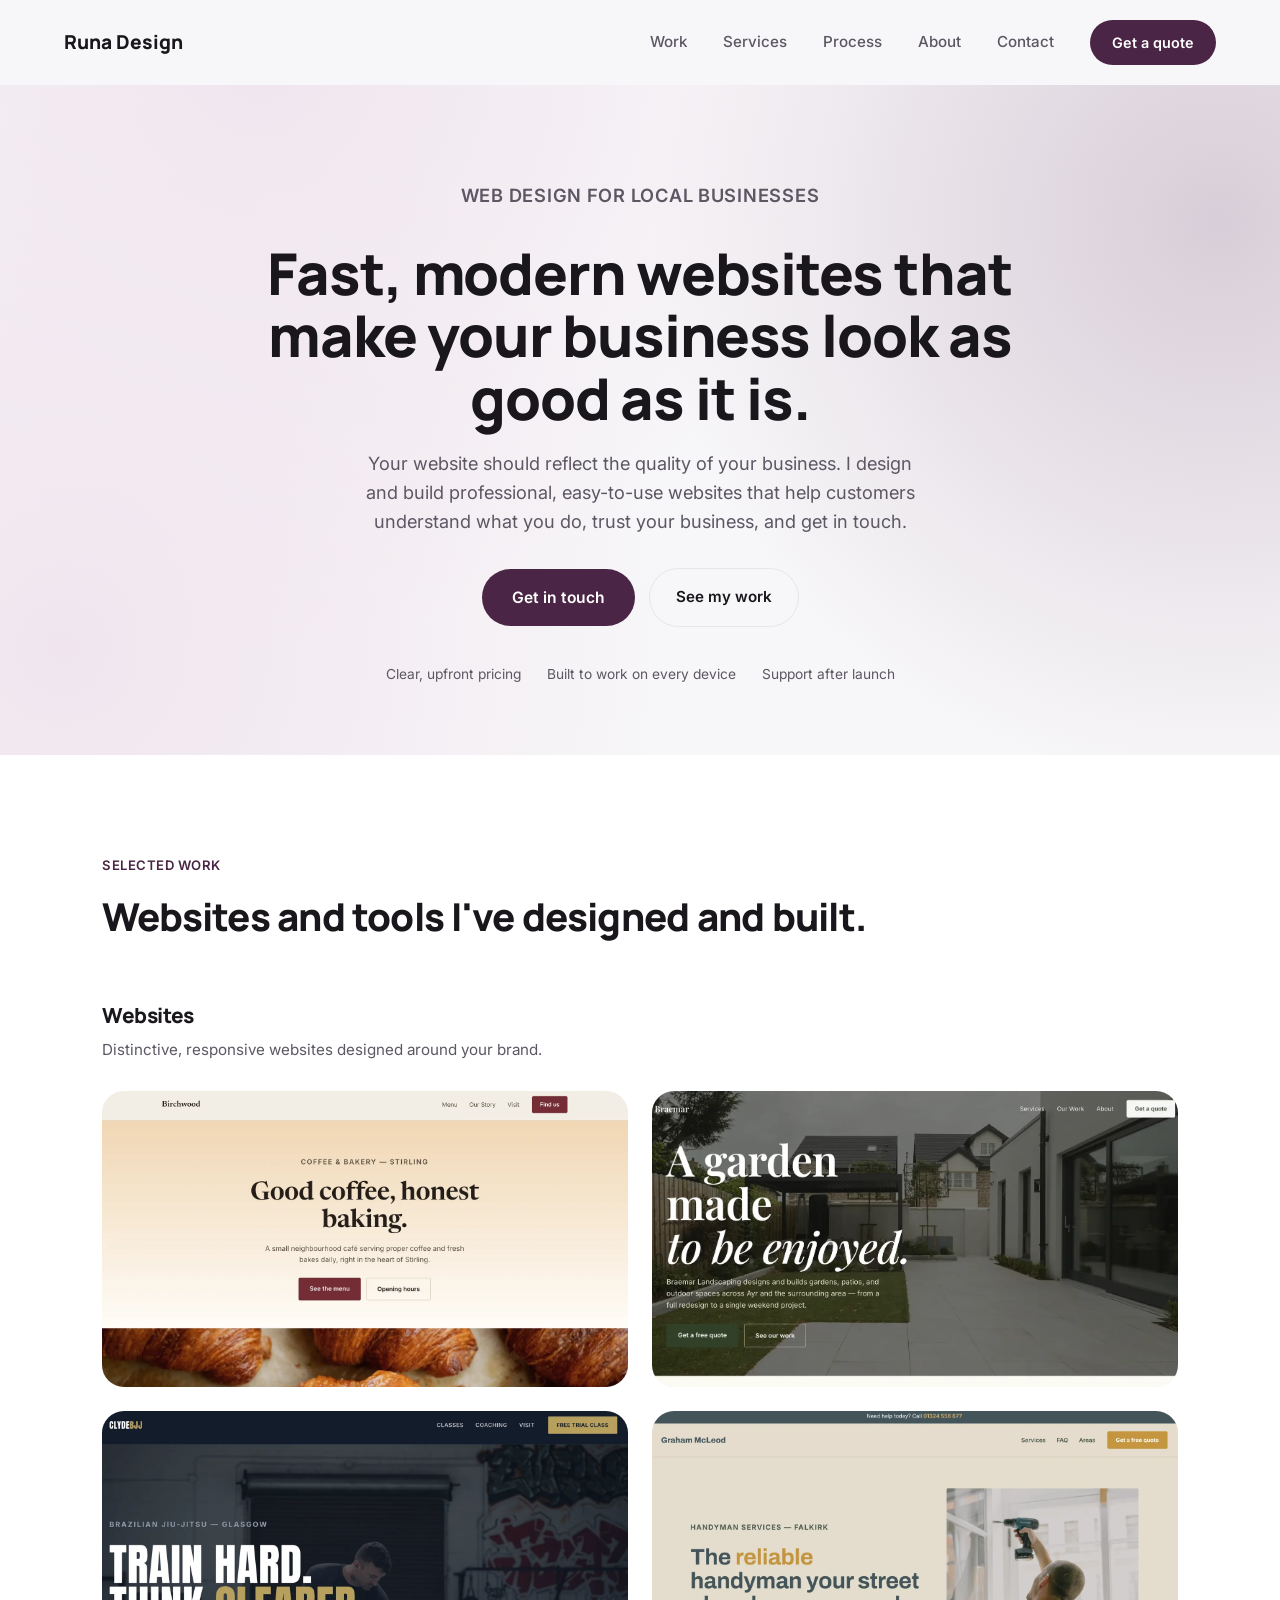
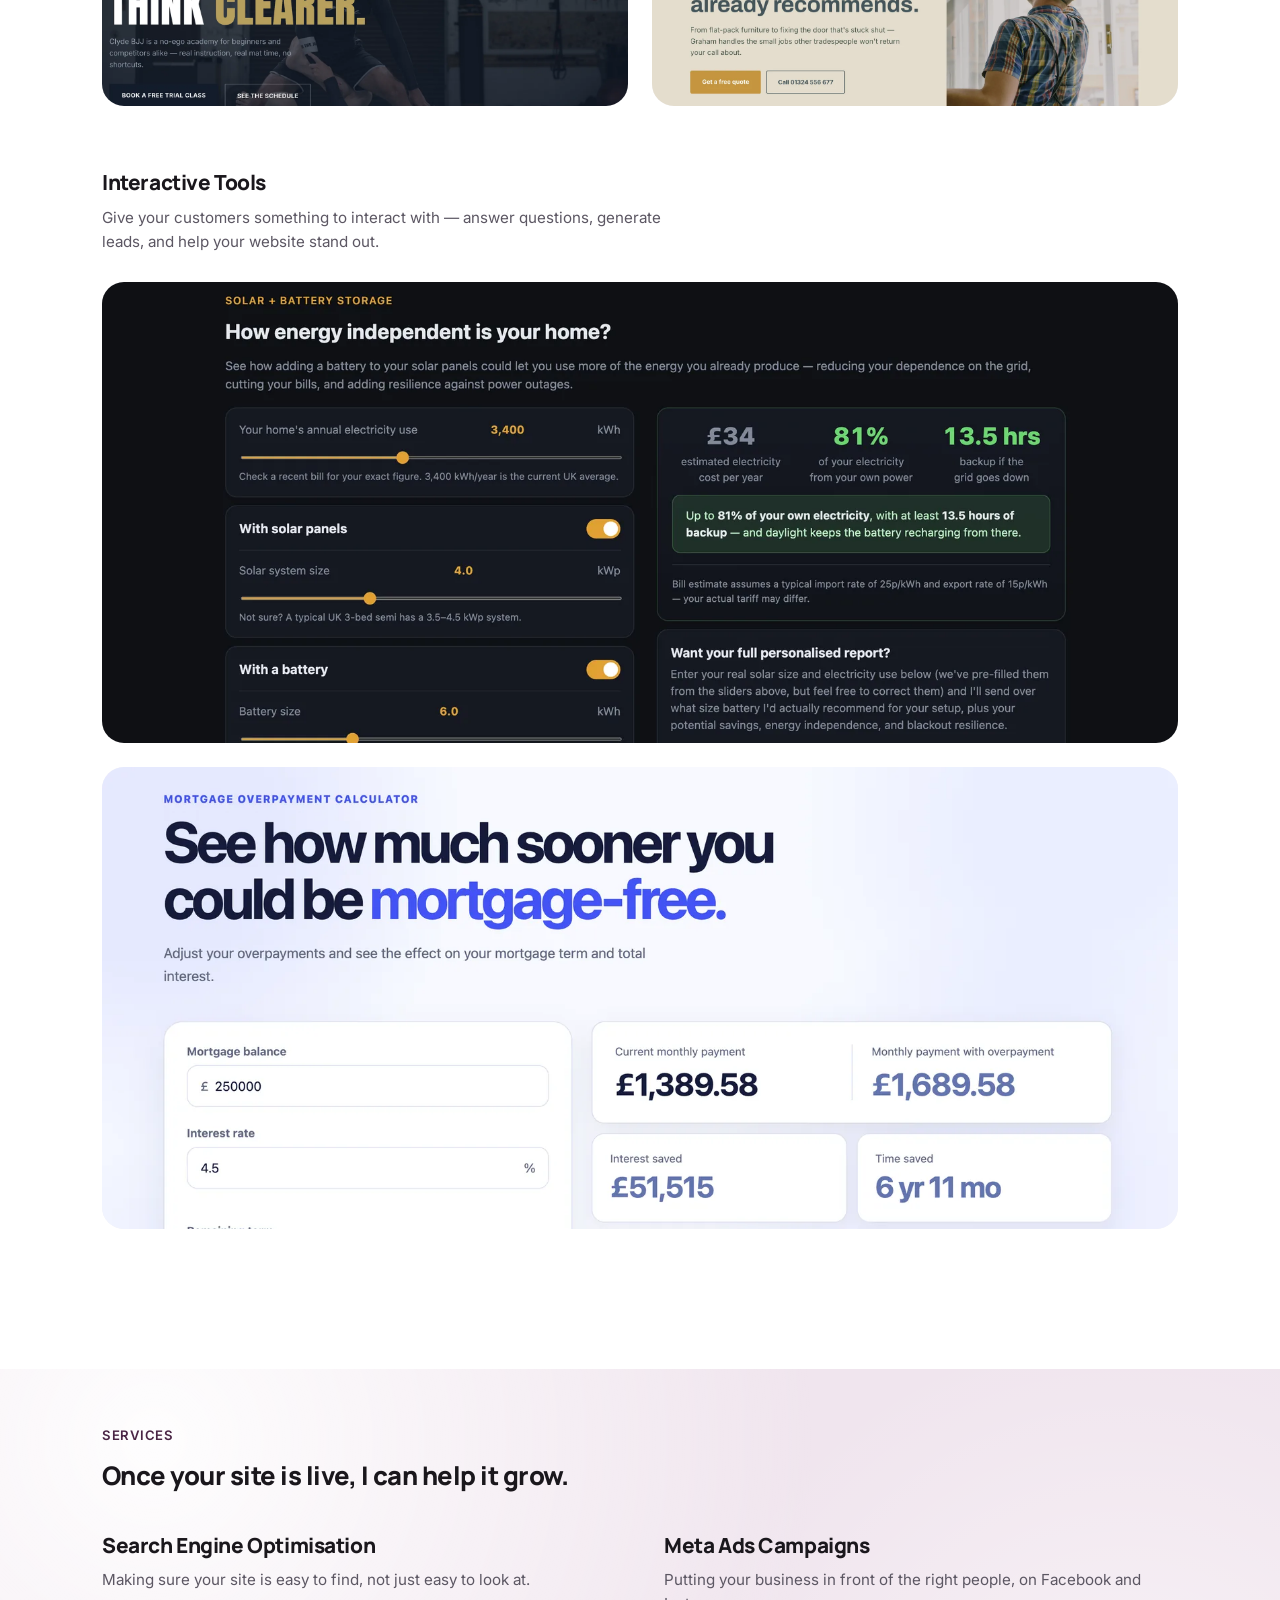
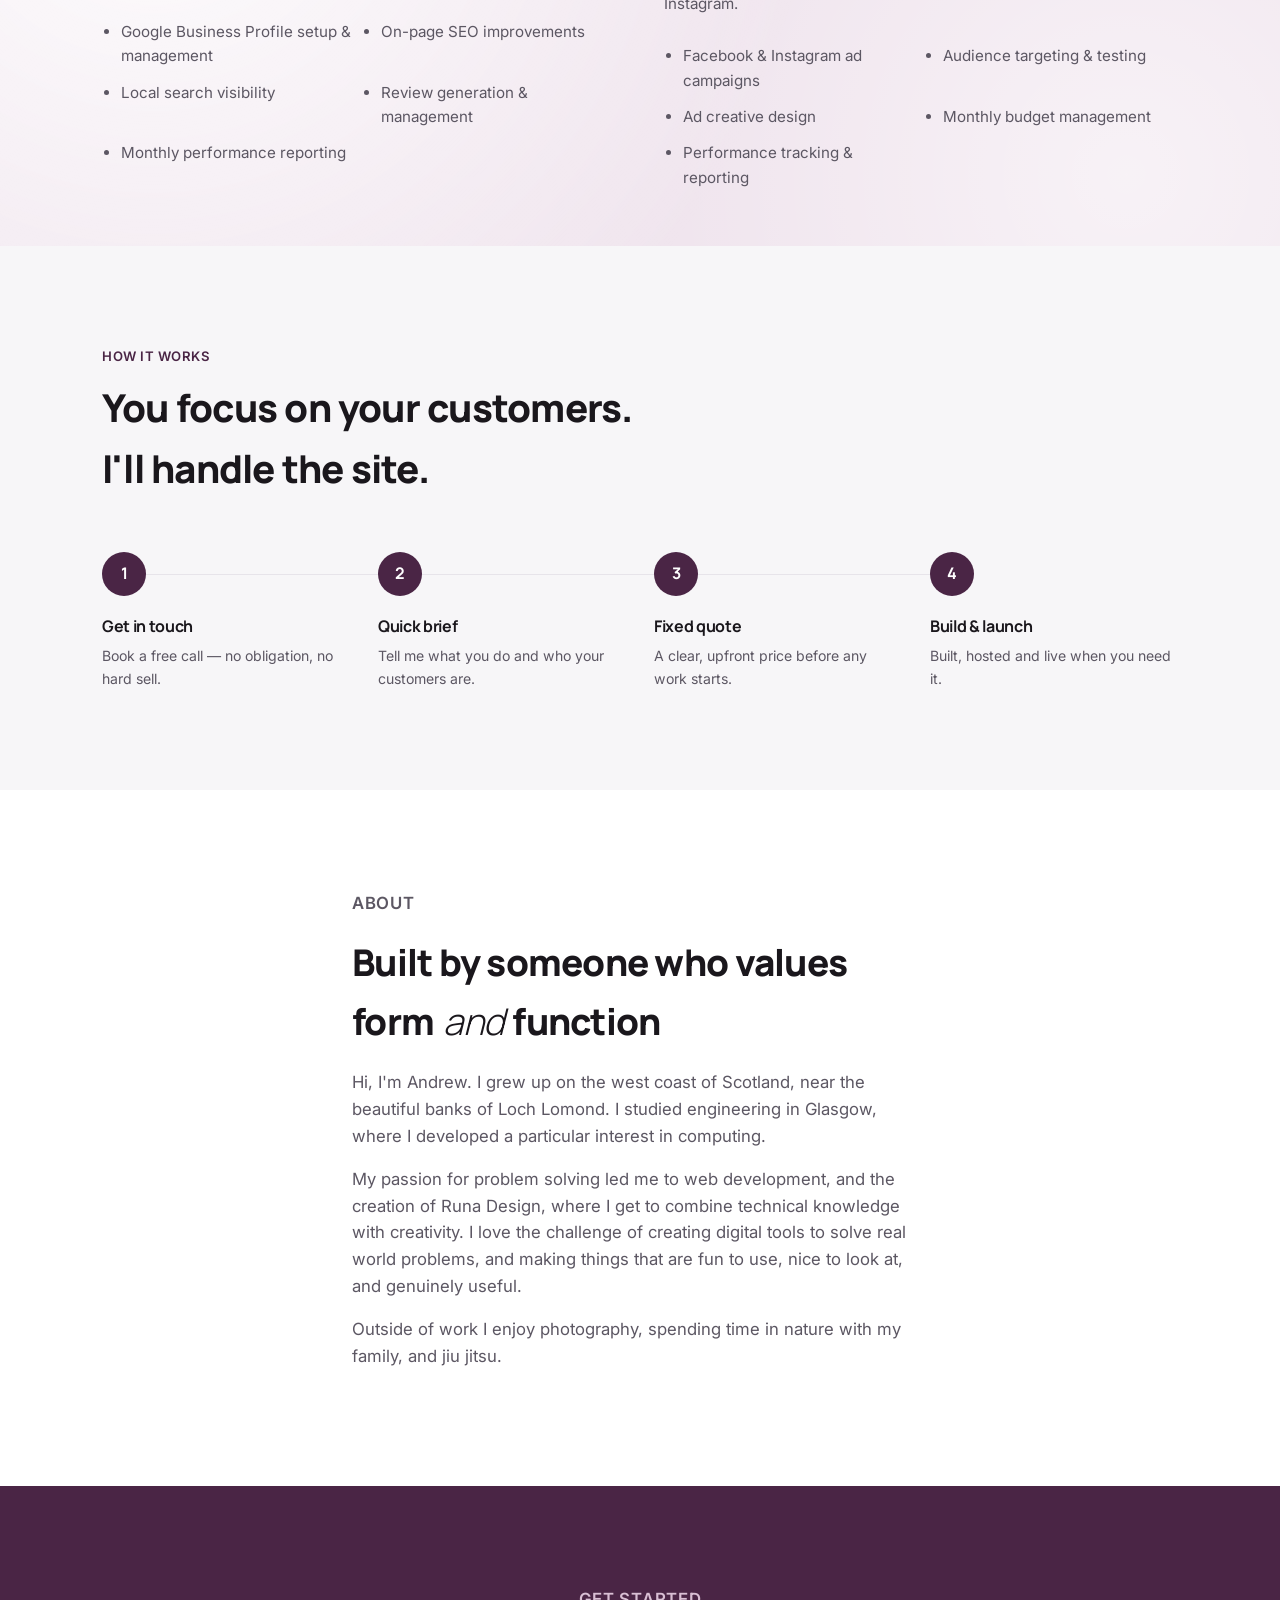
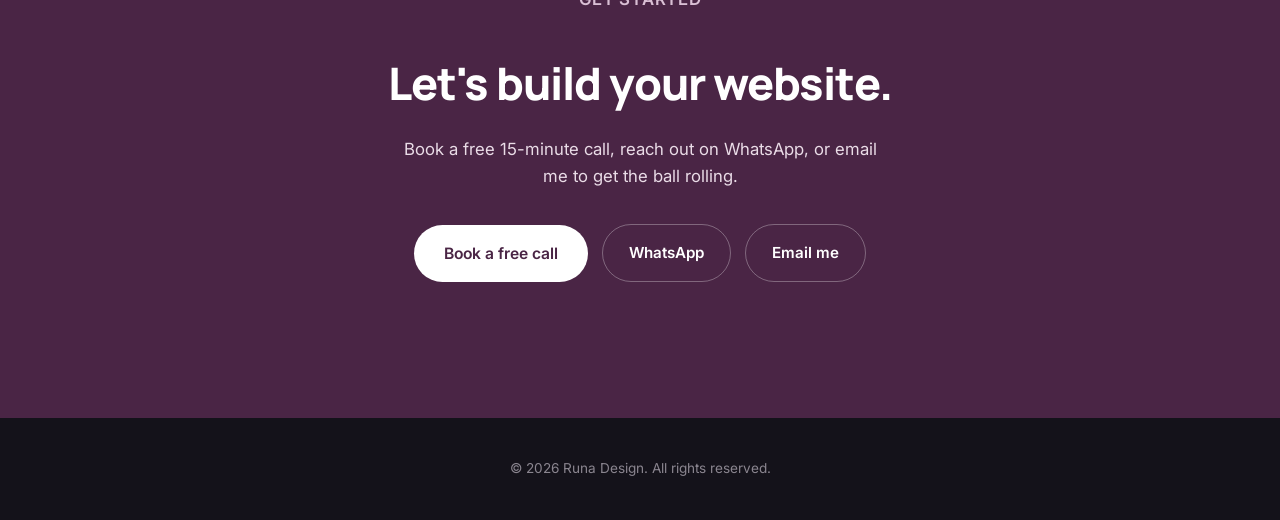
<file: index.html>
<!DOCTYPE html>
<html lang="en">
<head>
<meta charset="UTF-8">
<meta name="viewport" content="width=device-width, initial-scale=1.0">
<title>Runa Design — Websites for Local Businesses</title>
<link rel="preconnect" href="https://fonts.googleapis.com">
<link rel="preconnect" href="https://fonts.gstatic.com" crossorigin>
<link href="https://fonts.googleapis.com/css2?family=Manrope:wght@400;500;600;700;800&family=Inter:wght@400;500;600&display=swap" rel="stylesheet">
<style>
  :root{
    --bg: #F7F6F8;
    --card: #FFFFFF;
    --ink: #1A171C;
    --ink-soft: #5C5763;
    --border: #E7E4EA;
    --accent: #4A2545;
    --accent-light: #6B3D65;
    --accent-tint: #F0E5EE;
    --radius-lg: 22px;
    --radius-md: 14px;
  }
  *{ box-sizing:border-box; margin:0; padding:0; }
  html{ scroll-behavior:smooth; }
  body{ background:var(--bg); color:var(--ink); font-family:'Inter', sans-serif; line-height:1.6; -webkit-font-smoothing:antialiased; }
  h1,h2,h3{ font-family:'Manrope', sans-serif; color:var(--ink); letter-spacing:-0.02em; }
  a{ color:inherit; }
  .wrap{ max-width:1140px; margin:0 auto; padding:0 32px; }
  .eyebrow{ font-size:0.82rem; font-weight:600; letter-spacing:0.04em; text-transform:uppercase; color:var(--accent); }

  header{ position:sticky; top:0; z-index:50; background:rgba(247,246,248,0.85); backdrop-filter:blur(10px); }
  nav{ display:flex; align-items:center; justify-content:space-between; padding:20px clamp(24px, 5vw, 90px); width:100%; }
  .logo{ font-family:'Manrope', sans-serif; font-weight:800; font-size:1.2rem; color:inherit; text-decoration:none; }
  .nav-right{ display:flex; align-items:center; gap:36px; }
  .nav-links{ display:flex; gap:36px; list-style:none; font-size:0.95rem; font-weight:500; }
  .nav-links a{ text-decoration:none; color:var(--ink-soft); transition:color .2s; }
  .nav-links a:hover{ color:var(--ink); }
  .nav-cta{ background:var(--accent); color:#fff; padding:11px 22px; border-radius:100px; text-decoration:none; font-size:0.9rem; font-weight:600; transition:background .2s, transform .2s; }
  .nav-cta:hover{ background:var(--accent-light); transform:translateY(-1px); }
  .menu-btn{ display:none; background:none; border:none; font-size:1.5rem; cursor:pointer; }

  /* Hero */
  .hero{ position:relative; padding:96px 32px 70px; overflow:hidden; text-align:center; }
  .hero::before{
    content:''; position:absolute; inset:-120px; z-index:0; pointer-events:none;
    background:
      radial-gradient(circle at 25% 10%, var(--accent-tint) 0%, transparent 42%),
      radial-gradient(circle at 88% 28%, rgba(107,61,101,0.22) 0%, transparent 38%),
      radial-gradient(circle at 12% 75%, var(--accent-tint) 0%, transparent 40%);
  }
  .hero::after{
    content:''; position:absolute; inset:0; z-index:0; pointer-events:none;
    opacity:0.05; mix-blend-mode:overlay;
    background-image:url("data:image/svg+xml,%3Csvg xmlns='http://www.w3.org/2000/svg' width='200' height='200'%3E%3Cfilter id='n'%3E%3CfeTurbulence type='fractalNoise' baseFrequency='0.9' numOctaves='2' stitchTiles='stitch'/%3E%3C/filter%3E%3Crect width='100%25' height='100%25' filter='url(%23n)'/%3E%3C/svg%3E");
  }
  .hero-inner{ position:relative; z-index:1; max-width:760px; margin:0 auto; }
  .hero h1{ font-size:clamp(2.4rem, 5vw, 3.6rem); font-weight:800; line-height:1.08; margin:16px 0 20px; }
  .hero p{ font-size:1.14rem; color:var(--ink-soft); max-width:52ch; margin:0 auto 32px; }
  .btn-row{ display:flex; gap:14px; flex-wrap:wrap; align-items:center; justify-content:center; margin-bottom:36px; }
  .btn-primary{ display:inline-block; background:var(--accent); color:#fff; padding:16px 30px; border-radius:100px; text-decoration:none; font-weight:600; font-size:0.98rem; transition:background .2s, transform .2s; }
  .btn-primary:hover{ background:var(--accent-light); transform:translateY(-1px); }
  .btn-secondary{ display:inline-block; padding:16px 26px; border-radius:100px; border:1.5px solid var(--border); text-decoration:none; color:var(--ink); font-weight:600; font-size:0.95rem; transition:border-color .2s; }
  .btn-secondary:hover{ border-color:var(--ink); }
  .btn-secondary--on-dark{ border-color:rgba(255,255,255,0.3); color:#fff; }
  .btn-secondary--on-dark:hover{ border-color:#fff; background:rgba(255,255,255,0.08); }
  .trust-line{ display:flex; gap:26px; flex-wrap:wrap; justify-content:center; font-size:0.86rem; color:var(--ink-soft); }
  .trust-line span{ display:flex; align-items:center; gap:6px; }

  /* Portfolio */
  .portfolio{ background:var(--card); padding:100px 32px; }
  .portfolio--compact{ padding:56px 32px; position:relative; overflow:hidden; }
  .portfolio--compact::before{
    content:''; position:absolute; inset:0; z-index:0; pointer-events:none;
    background:
      radial-gradient(circle at 12% 15%, rgba(255,255,255,0.95) 0%, transparent 55%),
      radial-gradient(circle at 88% 85%, rgba(255,255,255,0.5) 0%, transparent 38%);
  }
  .portfolio--compact .wrap{ position:relative; z-index:1; }
  .portfolio--compact .section-head{ margin-bottom:32px; }
  .portfolio--compact .section-head h2{ font-size:clamp(1.4rem, 2vw, 1.7rem); }
  .section-head{ max-width:56ch; margin-bottom:52px; }
  .section-head h2{ font-size:clamp(1.8rem, 3.2vw, 2.4rem); font-weight:800; margin-top:10px; }
  .portfolio-grid{ display:grid; grid-template-columns:repeat(2, 1fr); gap:24px; }
  .p-card{ background:var(--bg); border-radius:var(--radius-lg); overflow:hidden; transition:transform .25s, box-shadow .25s; }
  .p-card:hover{ transform:translateY(-4px); box-shadow:0 24px 48px -20px rgba(26,23,28,0.16); }
  .p-thumb{ aspect-ratio:16/10; position:relative; display:flex; align-items:flex-end; padding:20px; }
  .p-thumb span.title{ background:rgba(255,255,255,0.92); font-family:'Manrope', sans-serif; font-weight:700; font-size:0.95rem; padding:8px 14px; border-radius:10px; }
  .t1{ background:linear-gradient(150deg,#DCE4DE,#B7C4BB); }
  .t2{ background:linear-gradient(150deg,#E9E1EC,#C6B4CE); }
  .t3{ background:linear-gradient(150deg,#E2E7EF,#B9C4D6); }
  .t4{ background:linear-gradient(150deg,#F0E7D8,#D8C7A3); }
  .p-body{ padding:22px 24px 26px; }
  .p-body h3{ font-size:1.05rem; font-weight:700; margin-bottom:6px; }
  .p-body p{ font-size:0.9rem; color:var(--ink-soft); margin-bottom:10px; }
  .p-body a.link{ font-size:0.85rem; font-weight:600; color:var(--accent); text-decoration:none; }
  .p-body a.link:hover{ text-decoration:underline; }
  .category-block{ margin-bottom:60px; }
  .category-block:last-of-type{ margin-bottom:40px; }
  .category-pair{ display:grid; grid-template-columns:1fr 1fr; gap:48px; }
  .category-pair .category-block{ margin-bottom:0; }
  .category-head{ margin-bottom:28px; }
  .category-head h3{ font-size:1.3rem; font-weight:800; margin-bottom:6px; }
  .category-head p{ font-size:0.95rem; color:var(--ink-soft); max-width:56ch; }
  .service-list{ list-style:disc; padding-left:1.2em; display:grid; grid-template-columns:repeat(2, 1fr); gap:12px 24px; }
  .service-list li{ font-size:0.95rem; color:var(--ink-soft); }
  .p-shot{ position:relative; overflow:hidden; aspect-ratio:16/9; background:var(--bg); display:block; }
  .grid-2x2{ grid-template-columns:repeat(2, 1fr); }
  .p-card-link{ display:block; position:relative; color:inherit; text-decoration:none; }
  .p-overlay{
    position:absolute; inset:0; z-index:2; display:flex; flex-direction:column; justify-content:flex-end;
    padding:22px; color:#fff;
    background:linear-gradient(180deg, transparent 15%, rgba(8,6,10,0.55) 45%, rgba(6,4,8,0.97) 100%);
    opacity:0; transition:opacity .3s ease;
  }
  .p-card:hover .p-overlay{ opacity:1; }
  .p-overlay h3{ color:#fff; font-size:1.05rem; font-weight:700; margin-bottom:4px; }
  .p-overlay p{ color:rgba(255,255,255,0.88); font-size:0.85rem; margin-bottom:10px; }
  .p-overlay .link{ color:#fff; font-size:0.85rem; font-weight:600; text-decoration:none; }
  .p-overlay .link:hover{ text-decoration:underline; }
  .p-tag--live{ font-size:0.68rem; font-weight:700; letter-spacing:0.05em; text-transform:uppercase; color:#0F2E22; background:#B9E6CE; padding:3px 9px; border-radius:100px; margin-left:8px; vertical-align:middle; }
  @media (hover:none){
    .p-shot{ position:static; }
    .p-overlay{
      position:static; opacity:1; color:var(--ink); background:var(--card);
      padding:18px 22px 22px;
    }
    .p-overlay h3{ color:var(--ink); }
    .p-overlay p{ color:var(--ink-soft); }
    .p-overlay .link{ color:var(--accent); }
    .p-tag--live{ color:#1F4B3F; background:#E3F0EA; }
  }
  .p-card--empty{ opacity:0.55; }
  .p-shot-empty{ aspect-ratio:16/9; border:1px dashed var(--border); border-radius:var(--radius-md); background:var(--bg); }
  .p-card--empty .p-body p{ font-size:0.85rem; color:var(--ink-soft); font-style:italic; }
  .grid-featured{ grid-template-columns:1fr; }
  .p-shot--wide{ aspect-ratio:21/9; }
  .p-shot--wide .p-thumb{ width:100%; height:100%; margin:0; }
  .p-shot img{ width:100%; height:100%; object-fit:cover; object-position:top; display:block; transition:transform .35s ease; }
  .p-card:hover .p-shot img{ transform:scale(1.06); }
  .p-shot--letterbox{ background:#0A0A0F; }
  .p-shot--letterbox img{ object-fit:contain; object-position:center; }

  /* Process */
  .process{ background:var(--bg); padding:100px 32px; }
  .steps{ display:grid; grid-template-columns:repeat(4,1fr); gap:28px; position:relative; }
  .steps::before{ content:''; position:absolute; top:22px; left:22px; right:calc(25% - 43px); height:1.5px; background:var(--border); z-index:0; }
  .step{ position:relative; z-index:1; }
  .step-dot{ width:44px; height:44px; border-radius:50%; background:var(--accent); color:#fff; display:flex; align-items:center; justify-content:center; font-family:'Manrope',sans-serif; font-weight:700; margin-bottom:18px; }
  .step h3{ font-size:1rem; font-weight:700; margin-bottom:6px; }
  .step p{ font-size:0.88rem; color:var(--ink-soft); }

  /* About */
  .about{ background:var(--card); padding:100px 32px; }
  .about-inner{ max-width:640px; }
  .about h2{ font-size:clamp(1.8rem,3.2vw,2.3rem); font-weight:800; margin:12px 0 18px; }
  .about p{ color:var(--ink-soft); font-size:1.05rem; margin-bottom:16px; }

  /* CTA */
  .cta{ background:var(--accent); color:#fff; padding:100px 32px; text-align:center; }
  .cta .eyebrow{ color:#D9BFD4; }
  .cta h2{ color:#fff; font-size:clamp(2rem,4vw,2.8rem); font-weight:800; margin:14px 0 18px; }
  .cta p{ color:#EADCE7; max-width:44ch; margin:0 auto 34px; font-size:1.05rem; }
  .cta .btn-primary{ background:#fff; color:var(--accent); }
  .cta .btn-primary:hover{ background:#F2F2F2; }

  footer{ background:#14121A; color:#8A858F; padding:40px 32px; text-align:center; font-size:0.85rem; }

  @media (max-width:900px){
    .menu-btn{ display:block; position:relative; z-index:61; }
    .menu-btn.open{ color:var(--accent); }
    .nav-right{
      position:fixed; top:0; right:0; height:100vh; width:75%; max-width:320px;
      background:var(--card); display:none; flex-direction:column; align-items:flex-start;
      padding:100px 36px; gap:28px; z-index:60; border-left:1px solid var(--border);
    }
    .nav-right.open{ display:flex; }
    .nav-links{ flex-direction:column; gap:22px; }
    .portfolio-grid, .service-grid{ grid-template-columns:1fr; }
    .steps{ grid-template-columns:1fr 1fr; row-gap:36px; }
    .steps::before{ display:none; }
    .steps::before{ display:none; }
    .category-pair{ grid-template-columns:1fr; gap:36px; }
  }

  @keyframes fadeUpIn{
    from{ opacity:0; transform:translateY(14px); }
    to{ opacity:1; transform:translateY(0); }
  }
  .hero-inner > *{ opacity:0; }
  .hero-inner.is-visible > *{
    animation:fadeUpIn 0.6s ease-out forwards;
  }
  .hero-inner.is-visible > *:nth-child(1){ animation-delay:0s; }
  .hero-inner.is-visible > *:nth-child(2){ animation-delay:0.12s; }
  .hero-inner.is-visible > *:nth-child(3){ animation-delay:0.24s; }
  .hero-inner.is-visible > *:nth-child(4){ animation-delay:0.36s; }
  .hero-inner.is-visible > *:nth-child(5){ animation-delay:0.48s; }
  @media (prefers-reduced-motion: reduce){
    .hero-inner > *{ opacity:1; animation:none; }
  }
</style>
</head>
<body>

<header>
  <nav>
    <a class="logo" href="#">Runa Design</a>
    <div class="nav-right">
      <ul class="nav-links">
        <li><a href="#work">Work</a></li>
        <li><a href="#services">Services</a></li>
        <li><a href="#process">Process</a></li>
        <li><a href="#about">About</a></li>
        <li><a href="#contact">Contact</a></li>
      </ul>
      <a class="nav-cta" href="#contact">Get a quote</a>
    </div>
    <button class="menu-btn" aria-label="Menu" aria-expanded="false">&#9776;</button>
  </nav>
</header>

<section class="hero">
  <div class="hero-inner">
    <p class="eyebrow">Web Design for Local Businesses</p>
    <h1>Fast, modern websites that make your business look as good as it is.</h1>
    <p>Your website should reflect the quality of your business. I design and build professional, easy-to-use websites that help customers understand what you do, trust your business, and get in touch.</p>
    <div class="btn-row">
      <a class="btn-primary" href="#contact">Get in touch</a>
      <a class="btn-secondary" href="#work">See my work</a>
    </div>
    <div class="trust-line">
      <span>Clear, upfront pricing</span>
      <span>Built to work on every device</span>
      <span>Support after launch</span>
    </div>
  </div>
</section>

<section class="portfolio" id="work">
  <div class="wrap">
    <div class="section-head" style="max-width:none;">
      <p class="eyebrow">Selected Work</p>
      <h2>Websites and tools I've designed and built.</h2>
    </div>

    <div class="category-block">
      <div class="category-head">
        <h3>Websites</h3>
        <p>Distinctive, responsive websites designed around your brand.</p>
      </div>
      <div class="portfolio-grid grid-2x2">
        <div class="p-card">
          <a class="p-card-link" href="https://runadesign.co.uk/work/cafe/" target="_blank" rel="noopener">
            <div class="p-shot"><img src="/images/cafe-preview.webp" alt="Preview of Birchwood Coffee & Bakery" loading="lazy"></div>
            <div class="p-overlay">
              <h3>Birchwood Coffee &amp; Bakery</h3>
              <p>A warm, photo-led site for a café or bakery — full menu, story, and visit info.</p>
              <span class="link">View site &#8599;</span>
            </div>
          </a>
        </div>
        <div class="p-card">
          <a class="p-card-link" href="https://runadesign.co.uk/work/landscaping/" target="_blank" rel="noopener">
            <div class="p-shot"><img src="/images/landscaping-preview.webp" alt="Preview of Braemar Landscaping" loading="lazy"></div>
            <div class="p-overlay">
              <h3>Braemar Landscaping</h3>
              <p>An editorial, image-rich site for a garden design and landscaping business.</p>
              <span class="link">View site &#8599;</span>
            </div>
          </a>
        </div>
        <div class="p-card">
          <a class="p-card-link" href="https://runadesign.co.uk/work/bjj/" target="_blank" rel="noopener">
            <div class="p-shot"><img src="/images/bjj-preview.webp" alt="Preview of Clyde BJJ" loading="lazy"></div>
            <div class="p-overlay">
              <h3>Clyde BJJ</h3>
              <p>A bold, multi-page site for a BJJ academy — schedule, coaching, and instructor pages.</p>
              <span class="link">View site &#8599;</span>
            </div>
          </a>
        </div>
        <div class="p-card">
          <a class="p-card-link" href="https://runadesign.co.uk/work/handyman/" target="_blank" rel="noopener">
            <div class="p-shot"><img src="/images/handyman-preview.webp" alt="Preview of Graham McLeod Handyman" loading="lazy"></div>
            <div class="p-overlay">
              <h3>Graham McLeod Handyman</h3>
              <p>A comprehensive, trust-focused site for a local handyman — services, FAQ, and coverage area.</p>
              <span class="link">View site &#8599;</span>
            </div>
          </a>
        </div>
      </div>
    </div>

    <div class="category-block">
      <div class="category-head">
        <h3>Interactive Tools</h3>
        <p>Give your customers something to interact with — answer questions, generate leads, and help your website stand out.</p>
      </div>
      <div class="portfolio-grid grid-featured">
        <div class="p-card p-card--featured">
          <a class="p-card-link" href="https://batterycalculator.co.uk" target="_blank" rel="noopener">
            <div class="p-shot p-shot--wide"><img src="/images/battery-preview.webp" alt="Preview of Battery Calculator" loading="lazy"></div>
            <div class="p-overlay">
              <h3>Solar &amp; Battery Calculator <span class="p-tag--live">Live</span></h3>
              <p>Enter your electricity usage and solar setup, and it shows how much of your own power a battery would let you use — plus estimated savings and backup hours if the grid goes down.</p>
              <span class="link">Launch tool &#8599;</span>
            </div>
          </a>
        </div>
        <div class="p-card p-card--featured">
          <a class="p-card-link" href="https://runadesign.co.uk/work/overpayment" target="_blank" rel="noopener">
            <div class="p-shot p-shot--wide"><img src="/images/overpayment-preview.webp" alt="Preview of Mortgage Overpayment Calculator" loading="lazy"></div>
            <div class="p-overlay">
              <h3>Mortgage Overpayment Calculator <span class="p-tag--live">Live</span></h3>
              <p>Enter your mortgage balance and rate, then adjust your monthly overpayment to see exactly how much time and interest it would save.</p>
              <span class="link">Launch tool &#8599;</span>
            </div>
          </a>
        </div>
      </div>
    </div>
  </div>
</section>

<section class="portfolio portfolio--compact" id="services" style="background:var(--accent-tint);">
  <div class="wrap">
    <div class="section-head" style="max-width:none;">
      <p class="eyebrow">Services</p>
      <h2>Once your site is live, I can help it grow.</h2>
    </div>

    <div class="category-pair">
      <div class="category-block">
        <div class="category-head">
          <h3>Search Engine Optimisation</h3>
          <p>Making sure your site is easy to find, not just easy to look at.</p>
        </div>
        <ul class="service-list">
          <li>Google Business Profile setup &amp; management</li>
          <li>On-page SEO improvements</li>
          <li>Local search visibility</li>
          <li>Review generation &amp; management</li>
          <li>Monthly performance reporting</li>
        </ul>
      </div>

      <div class="category-block">
        <div class="category-head">
          <h3>Meta Ads Campaigns</h3>
          <p>Putting your business in front of the right people, on Facebook and Instagram.</p>
        </div>
        <ul class="service-list">
          <li>Facebook &amp; Instagram ad campaigns</li>
          <li>Audience targeting &amp; testing</li>
          <li>Ad creative design</li>
          <li>Monthly budget management</li>
          <li>Performance tracking &amp; reporting</li>
        </ul>
      </div>
    </div>
  </div>
</section>

<section class="process" id="process">
  <div class="wrap">
    <div class="section-head">
      <p class="eyebrow">How it works</p>
      <h2>You focus on your customers. I'll handle the site.</h2>
    </div>
    <div class="steps">
      <div class="step"><div class="step-dot">1</div><h3>Get in touch</h3><p>Book a free call — no obligation, no hard sell.</p></div>
      <div class="step"><div class="step-dot">2</div><h3>Quick brief</h3><p>Tell me what you do and who your customers are.</p></div>
      <div class="step"><div class="step-dot">3</div><h3>Fixed quote</h3><p>A clear, upfront price before any work starts.</p></div>
      <div class="step"><div class="step-dot">4</div><h3>Build &amp; launch</h3><p>Built, hosted and live when you need it.</p></div>
    </div>
  </div>
</section>

<section class="about" id="about">
  <div class="wrap about-inner">
    <p class="eyebrow">About</p>
    <h2>Built by someone who values form <span style="font-weight:300; font-style:italic; margin:0 0.08em;">and</span> function</h2>
    <p>Hi, I'm Andrew. I grew up on the west coast of Scotland, near the beautiful banks of Loch Lomond. I studied engineering in Glasgow, where I developed a particular interest in computing.</p>
    <p>My passion for problem solving led me to web development, and the creation of Runa Design, where I get to combine technical knowledge with creativity. I love the challenge of creating digital tools to solve real world problems, and making things that are fun to use, nice to look at, and genuinely useful.</p>
    <p>Outside of work I enjoy photography, spending time in nature with my family, and jiu jitsu.</p>
  </div>
</section>

<section class="cta" id="contact">
  <p class="eyebrow">Get started</p>
  <h2>Let's build your website.</h2>
  <p>Book a free 15-minute call, reach out on WhatsApp, or email me to get the ball rolling.</p>
  <div class="btn-row" style="justify-content:center;">
    <a class="btn-primary" href="https://calendar.app.google/8HBnePzxyXmGTL2v8" target="_blank" rel="noopener">Book a free call</a>
    <a class="btn-secondary btn-secondary--on-dark" href="https://wa.me/447424966475" target="_blank" rel="noopener">WhatsApp</a>
    <a class="btn-secondary btn-secondary--on-dark" href="mailto:andrew@runadesign.co.uk">Email me</a>
  </div>
</section>

<footer>
  &copy; 2026 Runa Design. All rights reserved.
</footer>

<script>
  document.addEventListener('DOMContentLoaded', function(){
    document.querySelector('.hero-inner').classList.add('is-visible');
  });

  (function(){
    var menuBtn = document.querySelector('.menu-btn');
    var navRight = document.querySelector('.nav-right');
    if(!menuBtn || !navRight) return;
    menuBtn.addEventListener('click', function(){
      var isOpen = navRight.classList.toggle('open');
      menuBtn.classList.toggle('open', isOpen);
      menuBtn.setAttribute('aria-expanded', isOpen);
    });
    navRight.querySelectorAll('a').forEach(function(link){
      link.addEventListener('click', function(){
        navRight.classList.remove('open');
        menuBtn.classList.remove('open');
        menuBtn.setAttribute('aria-expanded', 'false');
      });
    });
  })();
</script>
</body>
</html>
</file>
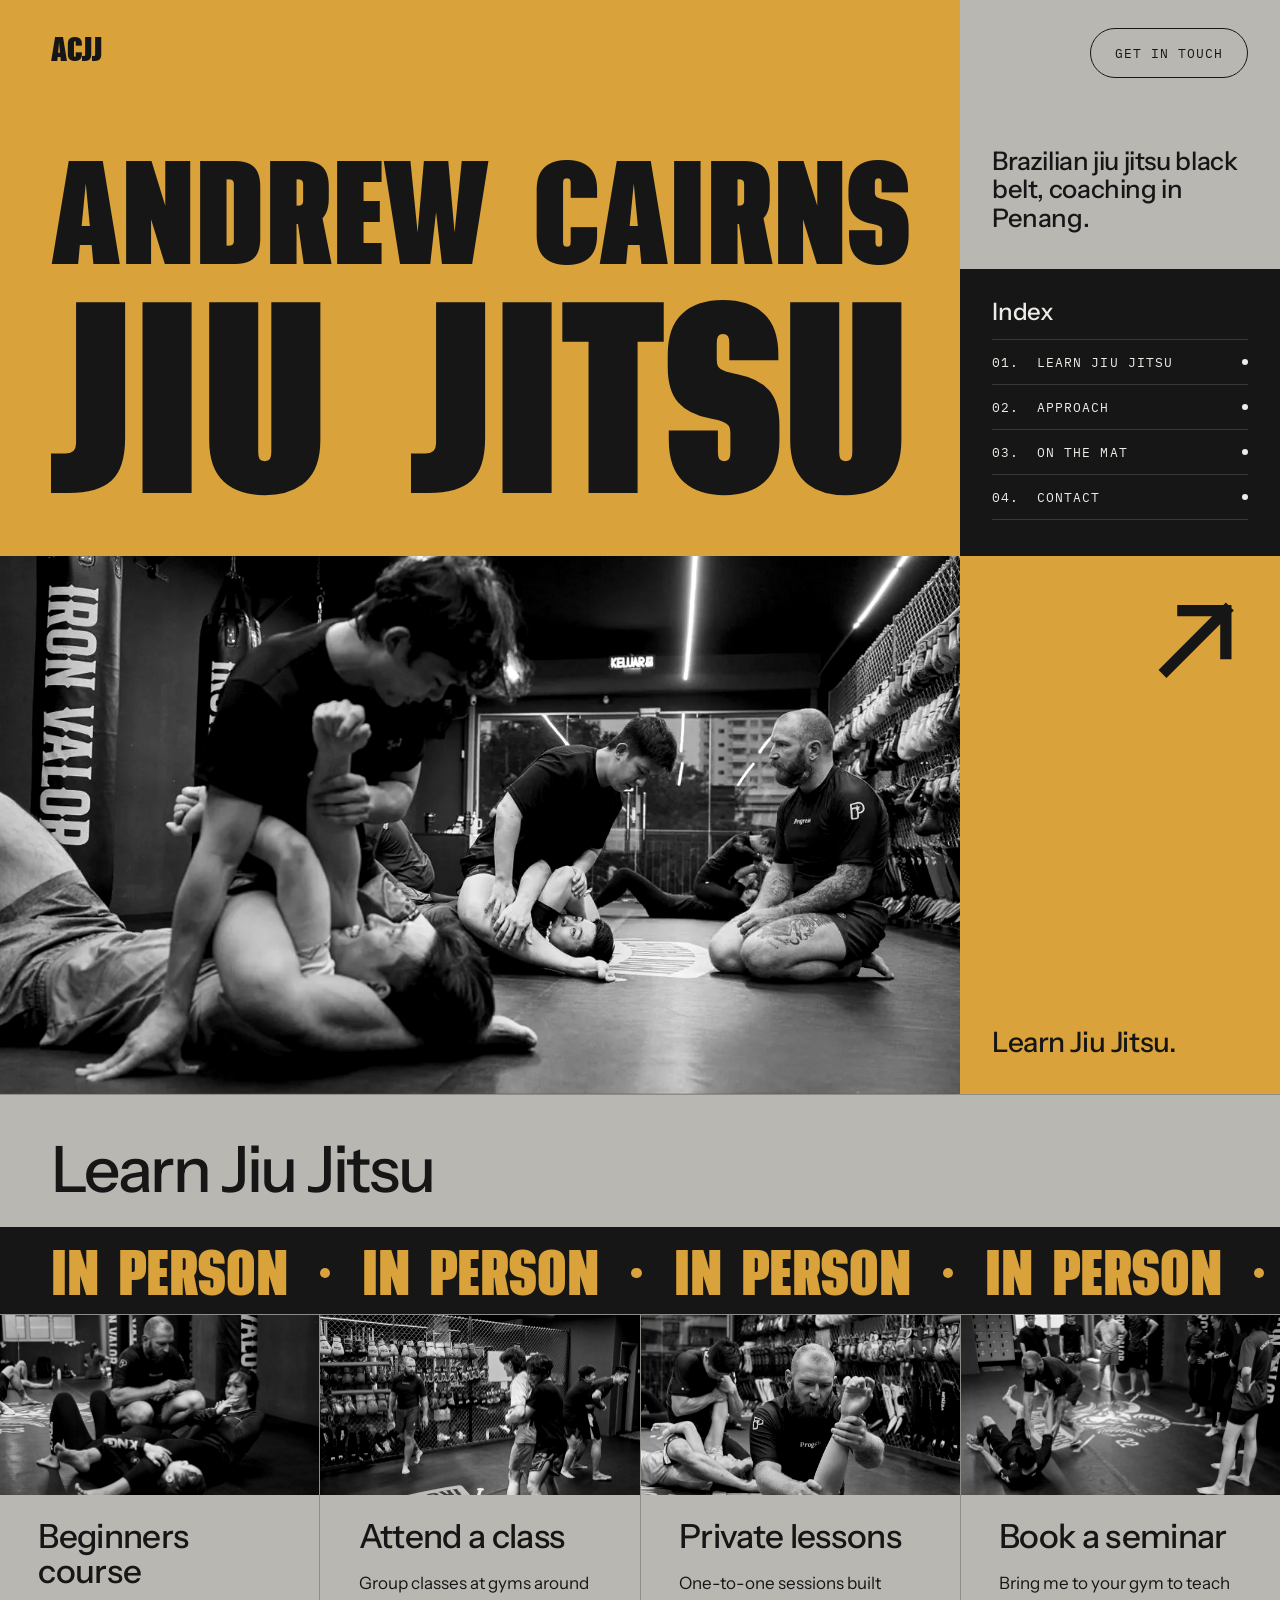
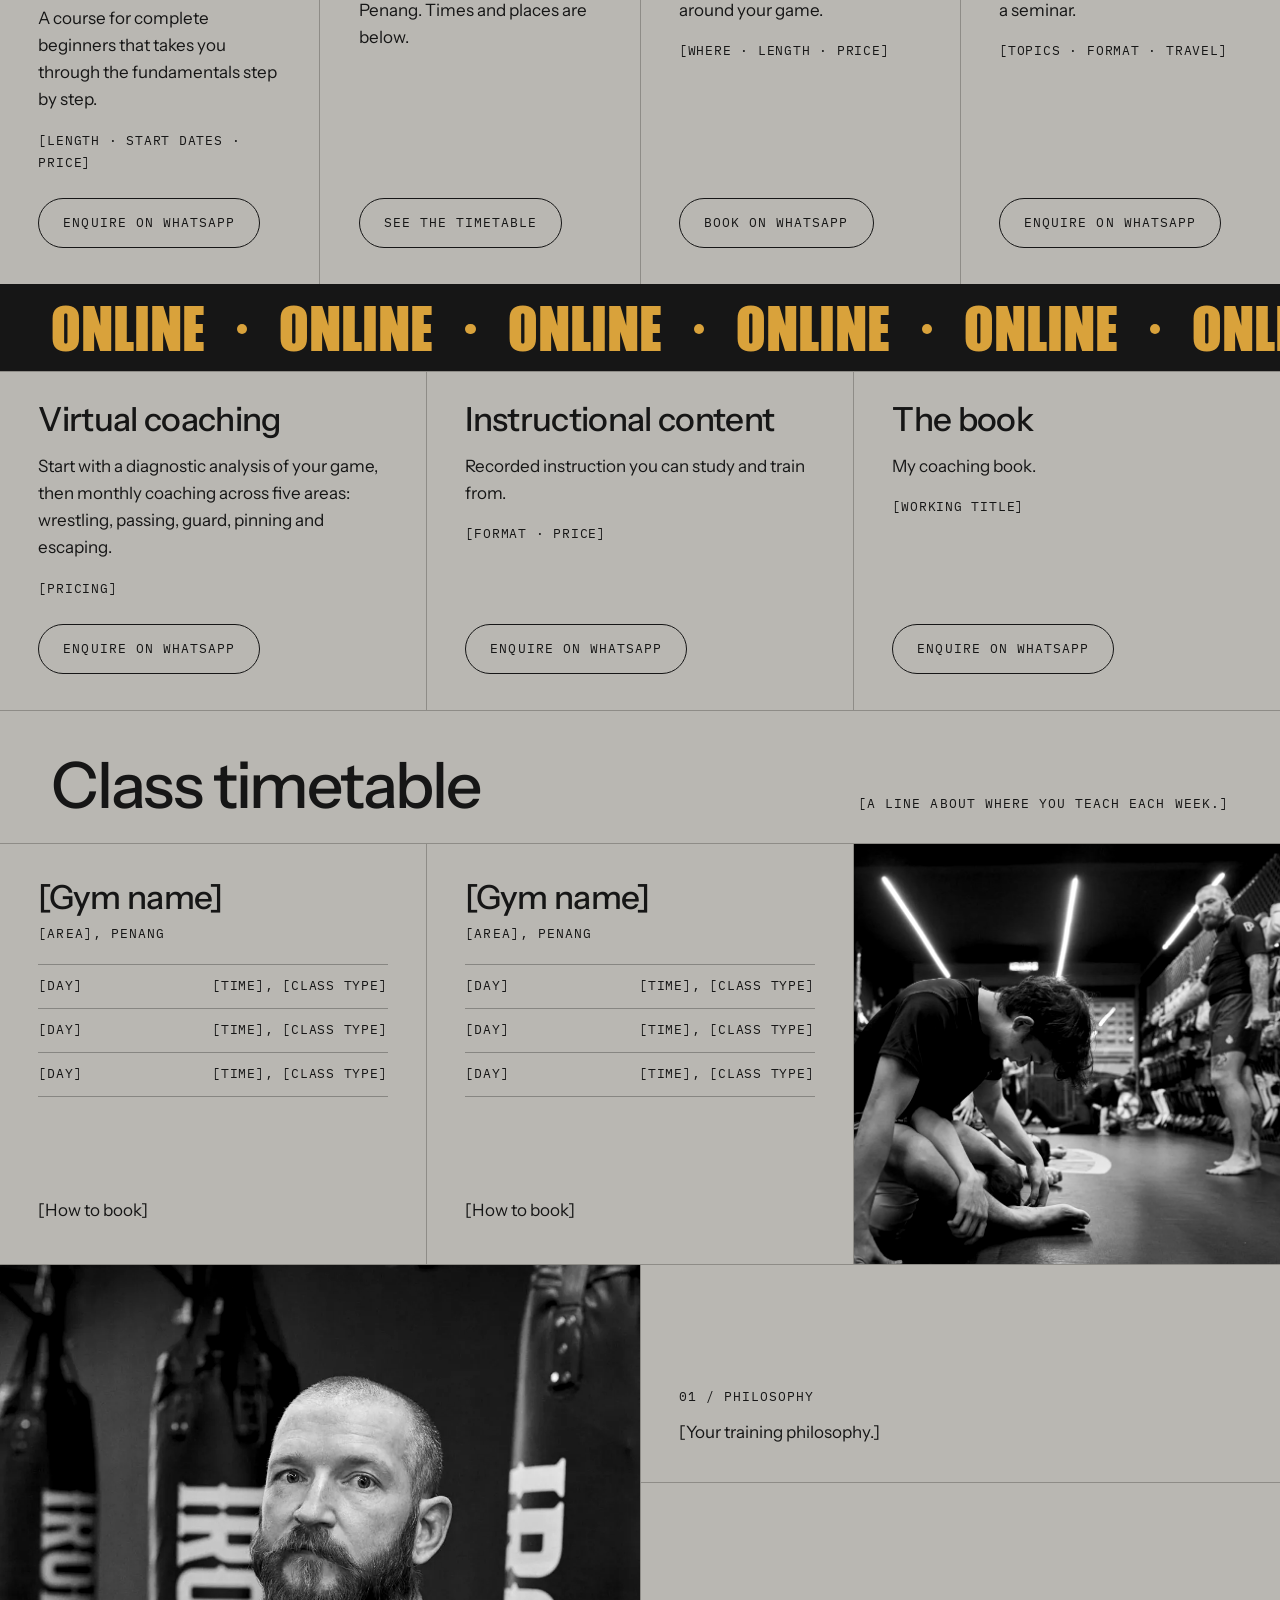
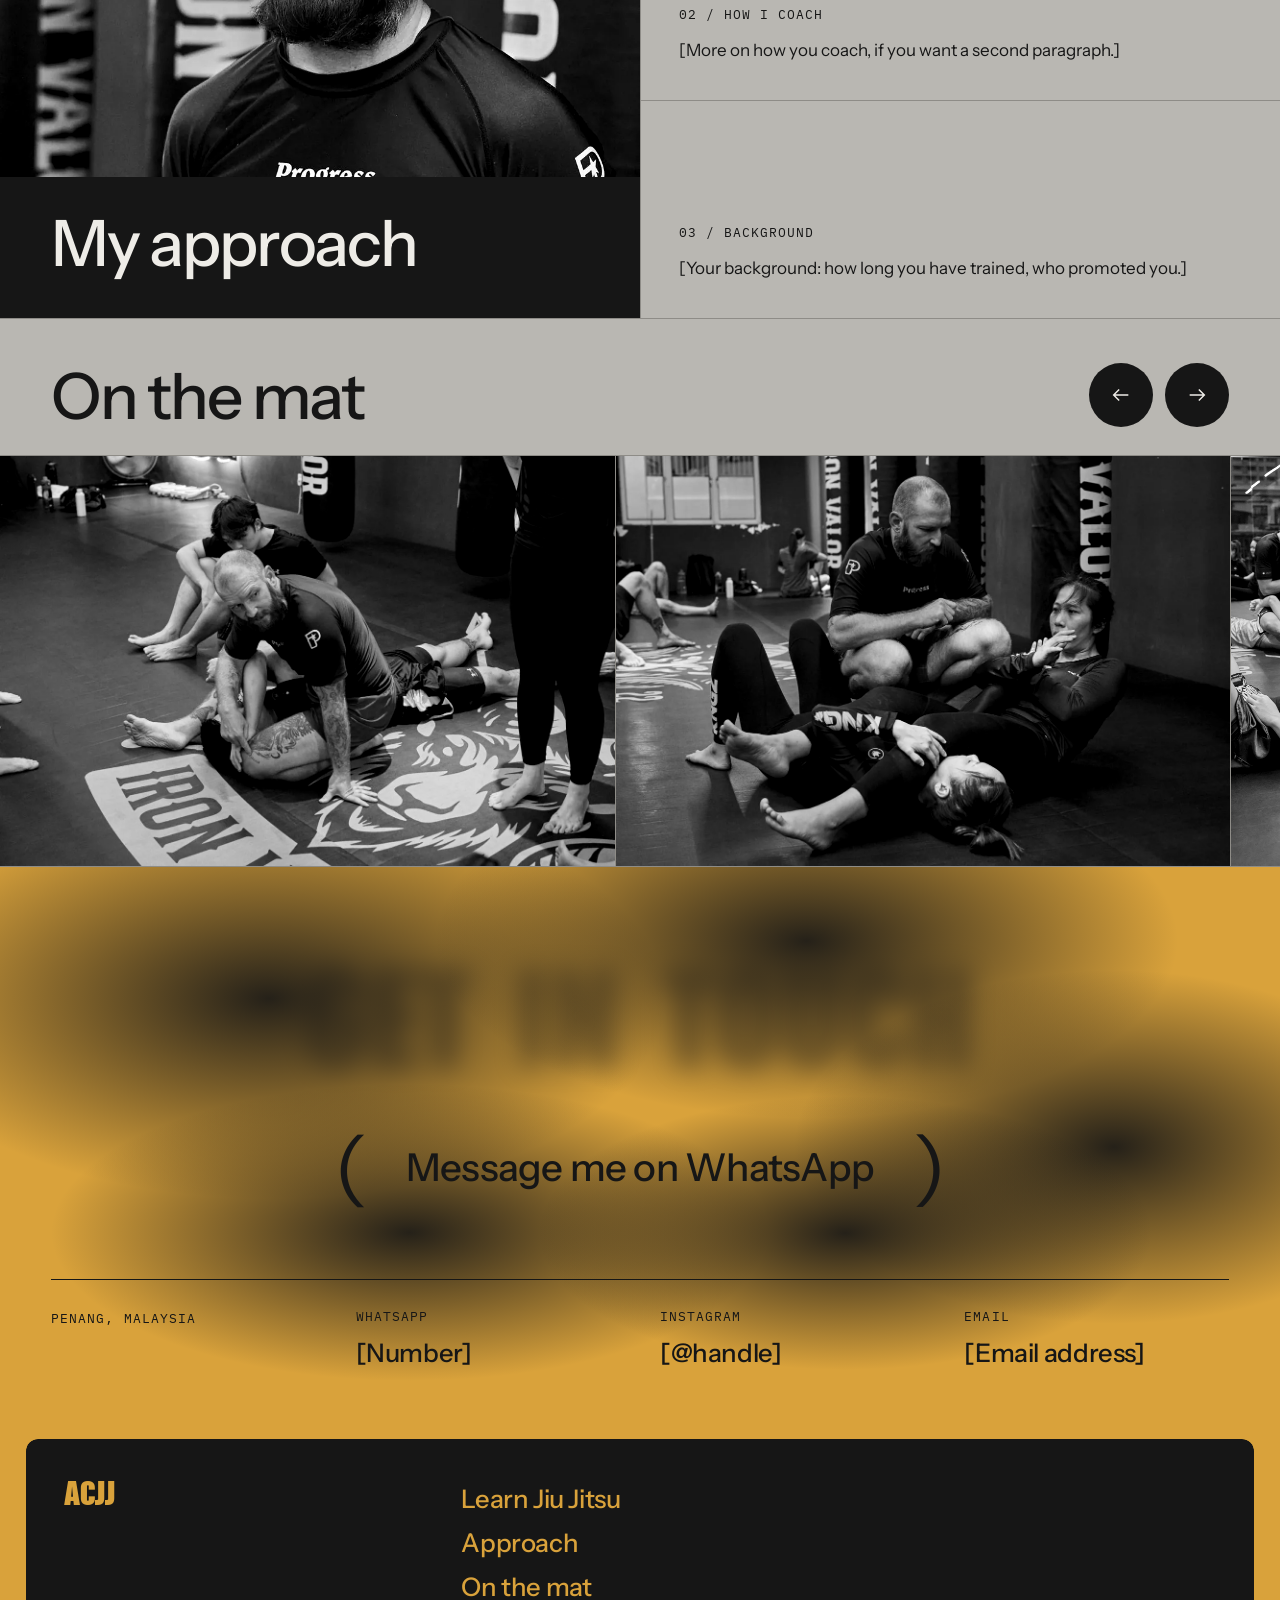
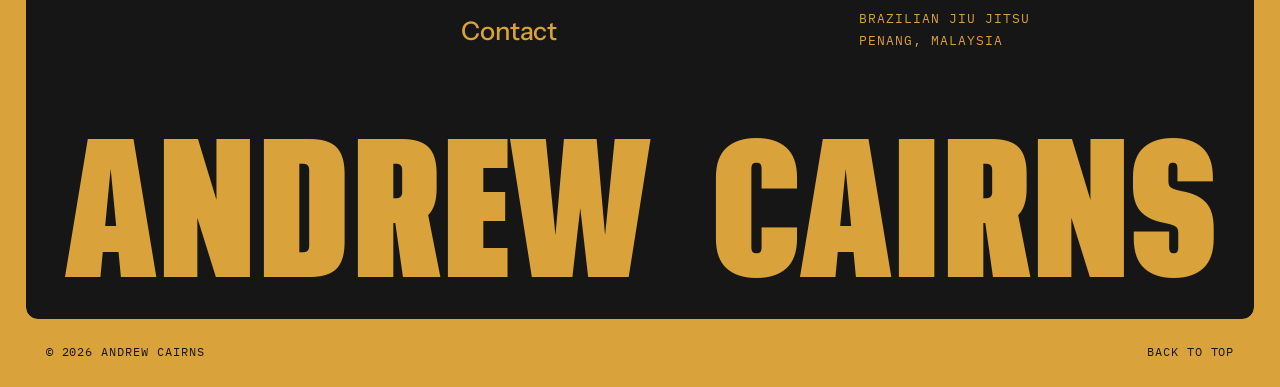
<file: work/ACJJ/index.html>
<!doctype html>
<html lang="en-GB">
<head>
<meta charset="utf-8">
<meta name="viewport" content="width=device-width, initial-scale=1">
<title>Andrew Cairns Jiu Jitsu</title>
<meta name="description" content="Brazilian jiu jitsu black belt coaching in Penang: group classes, private lessons, seminars and online coaching.">
<link rel="stylesheet" href="https://fonts.googleapis.com/css2?family=Instrument+Sans:wght@400;500;600&amp;family=IBM+Plex+Mono:wght@400;500&amp;display=swap">
<style>
/* Single deliberate look, taken from the canvas design: stone ground, ink, mustard accent. */
@font-face{font-family:'FFF AZADLIQ';src:url('fonts/fff-azadliq.woff2') format('woff2');font-weight:400 900;font-style:normal;font-display:swap}
:root{color-scheme:light}
[hidden]{display:none!important}
body{margin:0;background:#B9B7B2;color:#161616}
a{color:inherit}
#top a:focus-visible,#top button:focus-visible{outline:3px solid currentColor;outline-offset:3px}
#top .rf-shot:focus-visible{outline:4px solid #EEECE7;outline-offset:-10px}
#top button{font:inherit}
#top .rf-link:hover{text-decoration:underline;text-underline-offset:0.18em;text-decoration-thickness:1px}
#top .rf-w{display:inline-block;overflow:hidden;vertical-align:top;padding:0.1em 0.02em;margin:-0.1em -0.02em}
#top .rf-wi{display:inline-block;transition:transform .9s cubic-bezier(.2,.7,.2,1);transition-delay:var(--d,0ms)}
#top.rf-ready[data-hs="word-rise"] [data-head].rf-pending:not(.is-in) .rf-wi{transform:translateY(110%)}
#top.rf-ready[data-hs="wipe"] [data-head]{transition:clip-path 1.1s cubic-bezier(.65,0,.25,1)}
#top.rf-ready[data-hs="wipe"] [data-head].rf-pending:not(.is-in){clip-path:inset(0 100% 0 0)}
#top.rf-ready [data-reveal]{transition:opacity .8s cubic-bezier(.2,.7,.2,1),transform .8s cubic-bezier(.2,.7,.2,1);transition-delay:var(--d,0ms)}
#top.rf-ready[data-rs="fade-up"] [data-reveal].rf-pending:not(.is-in){opacity:0;transform:translateY(32px)}
#top[data-tone="mono"] .rf-ph{filter:grayscale(1) contrast(1.06)}
#top .rf-ph{transition:filter .6s ease}
#top .rf-zoom img{transition:transform .9s cubic-bezier(.2,.7,.2,1),filter .6s ease}
#top[data-tone="mono"] .rf-offer:focus-within .rf-ph,#top[data-tone="mono"] .rf-shot:focus-visible .rf-ph{filter:none}
@keyframes rf-fill-down{from{clip-path:inset(0 0 100% 0)}to{clip-path:inset(0 0 0 0)}}
@keyframes rf-rise-up{from{clip-path:inset(100% 0 0 0)}to{clip-path:inset(0 0 0 0)}}
@keyframes rf-fade-in{from{opacity:0}to{opacity:1}}
@keyframes rf-wipe-in{from{clip-path:inset(0 100% 0 0)}to{clip-path:inset(0 0 0 0)}}
#top.rf-ready .rf-fill{animation:rf-fill-down .9s cubic-bezier(.65,0,.35,1) .1s both}
#top.rf-ready .rf-fill-2{animation-duration:.7s;animation-delay:.35s}
#top.rf-ready .rf-after{animation:rf-fade-in .5s ease .95s both}
#top.rf-ready .rf-rise{animation:rf-rise-up .9s cubic-bezier(.65,0,.35,1) .45s both}
#top.rf-ready .rf-rise-2{animation-delay:.6s}
#top.rf-ready[data-hs="sweep"] .rf-l1{animation:rf-fade-in .7s ease .35s both}
#top.rf-ready[data-hs="sweep"] .rf-l2{animation:rf-wipe-in .8s cubic-bezier(.65,0,.35,1) .6s both}
#top .rf-tall{min-height:clamp(440px,44vw,640px);box-sizing:border-box}
#top .rf-offer{position:relative;transition:background-color .35s ease}
#top.rf-ready .rf-offer[data-reveal]{transition:background-color .35s ease 0s,opacity .8s cubic-bezier(.2,.7,.2,1) var(--d,0ms),transform .8s cubic-bezier(.2,.7,.2,1) var(--d,0ms)}
#top .rf-btn{transition:background-color .35s ease,color .35s ease}
#top .rf-btn::after{content:"";position:absolute;inset:0}
#top .rf-offer:focus-within{background-color:var(--acc)!important}
#top .rf-offer:focus-within .rf-btn{background:#161616;color:var(--acc)}
#top .rf-smoke{opacity:calc(1 - min(1, var(--p,1) * 1.2))}
#top .rf-smoke span{transform:translate(calc(var(--dx,0%) * var(--p,1)),calc(var(--dy,0%) * var(--p,1))) scale(calc(1 + var(--p,1) * 0.35))}
#top.rf-ready .rf-foot{clip-path:inset(0 0 0 0);transition:clip-path 1.2s cubic-bezier(.25,1,.5,1)}
#top.rf-ready .rf-foot.rf-pending:not(.is-in){clip-path:inset(100% 0 0 0)}
#top .rf-clear{filter:blur(calc((1 - min(1, var(--p,1) * 1.6)) * 12px));opacity:calc(min(1, 0.35 + var(--p,1) * 1.1))}
#top.rf-ready[data-rs="fade-up"] [data-draw]{transition:transform 1s cubic-bezier(.65,0,.25,1)}
#top.rf-ready[data-rs="fade-up"] [data-draw].rf-pending:not(.is-in){transform:scaleX(0)}
#top .rf-cta .rf-arrow{transition:transform .35s ease}
#top .rf-strip{scrollbar-width:none}
#top .rf-strip::-webkit-scrollbar{display:none}
@media (hover:hover){
#top .rf-zoom:hover img,#top .rf-offer:hover .rf-zoom img{transform:scale(1.04)}
#top[data-tone="mono"] .rf-zoom:hover .rf-ph,#top[data-tone="mono"] .rf-offer:hover .rf-ph,#top[data-tone="mono"] .rf-ph:hover{filter:none}
#top .rf-cta:hover .rf-arrow{transform:translate(6px,-6px)}
#top .rf-offer:hover{background-color:var(--acc)!important}
#top .rf-offer:hover .rf-btn{background:#161616;color:var(--acc)}
}
@media (max-width:1100px){
#top .g-four{grid-template-columns:repeat(2,minmax(0,1fr))!important}
}
@media (max-width:640px){
#top .g-four{grid-template-columns:1fr!important}
}
@media (max-width:900px){
#top .g-split{grid-template-columns:1fr!important}
#top .rf-touch-sm{display:inline-flex!important}
#top .rf-touch-lg{display:none!important}
}
@media (max-width:700px){
#top .rf-tall{min-height:0}
}
@media (prefers-reduced-motion:reduce){
#top [data-reveal],#top [data-head],#top .rf-wi{opacity:1!important;transform:none!important;clip-path:none!important;transition:none!important}
#top .rf-zoom img,#top .rf-cta .rf-arrow{transition:none!important;transform:none!important}
#top .rf-strip{scroll-behavior:auto!important}
#top .rf-smoke{display:none}
#top .rf-foot{clip-path:none!important}
#top .rf-fill,#top .rf-after,#top .rf-rise,#top .rf-l1,#top .rf-l2{animation:none!important}
#top .rf-clear{filter:none!important;opacity:1!important}
#top [data-draw]{transform:none!important;transition:none!important}
}
#top .rf-sr{position:absolute;width:1px;height:1px;overflow:hidden;clip-path:inset(50%);white-space:nowrap}
#top .mq-track{animation:mq-run 200s linear infinite}
#top .mq-rev .mq-track{animation-duration:160s;animation-direction:reverse}
@media (max-width:1100px){#top .mq-track{animation-duration:130s}#top .mq-rev .mq-track{animation-duration:104s}}
@media (max-width:720px){#top .mq-track{animation-duration:100s}#top .mq-rev .mq-track{animation-duration:80s}}
@keyframes mq-run{to{transform:translateX(-50%)}}
@media (prefers-reduced-motion:reduce){#top .mq-track{animation:none!important}}
</style>
</head>
<body>
<div id="top" data-rs="fade-up" data-hs="sweep" data-tone="mono" style="--acc: #D9A23B; font-family: 'Instrument Sans', 'Helvetica Neue', Arial, sans-serif; color: #161616; background: #B9B7B2; -webkit-font-smoothing: antialiased">

<header class="g-split" style="display: grid; grid-template-columns: 3fr 1fr; background: #161616">
<div style="min-width: 0; display: flex; flex-direction: column; justify-content: space-between; gap: clamp(56px, 6vw, 96px); padding: 28px clamp(20px, 4vw, 56px) clamp(28px, 3vw, 44px); box-sizing: border-box; position: relative; isolation: isolate; background: #B9B7B2; color: #161616">
<div class="rf-fill" aria-hidden="true" style="position: absolute; inset: 0; z-index: -1; background: #D9A23B"></div>
<div style="display: flex; align-items: center; justify-content: space-between; gap: 16px">
<a href="#top" aria-label="ACJJ, Andrew Cairns Jiu Jitsu, back to top" style="display: inline-flex; align-items: center; min-height: 44px; font-family: 'FFF AZADLIQ', Impact, 'Arial Narrow', sans-serif; font-size: 34px; line-height: 1; text-decoration: none">ACJJ</a>
<a href="#contact" class="rf-touch-sm" style="display: none; align-items: center; min-height: 48px; padding: 0 22px; border: 1px solid #161616; border-radius: 999px; font-family: 'IBM Plex Mono', ui-monospace, Menlo, monospace; font-size: 13px; letter-spacing: 0.08em; text-transform: uppercase; text-decoration: none">Get in touch</a>
</div>
<h1 data-head="" style="margin: 0; container-type: inline-size; display: flex; flex-direction: column; font-family: 'FFF AZADLIQ', Impact, 'Arial Narrow', sans-serif; font-weight: 400; line-height: 0.88; text-transform: uppercase">
<span id="line1" class="rf-w rf-l1" style="display: block; white-space: nowrap; font-size: calc(100cqw * 1.00 / 5.854)"><span class="rf-wi" style="--d: 0ms">Andrew Cairns</span></span>
<span id="line2" class="rf-w rf-l2" style="display: block; white-space: nowrap; font-size: calc(100cqw * 1.00 / 3.152)"><span class="rf-wi" style="--d: 120ms">Jiu Jitsu</span></span>
</h1>
</div>
<div style="min-width: 0; display: flex; flex-direction: column; background: #B9B7B2">
<div style="flex: 1 1 auto; display: flex; flex-direction: column; justify-content: space-between; gap: 40px; padding: 28px clamp(20px, 2.5vw, 40px) 36px; background: #B9B7B2">
<a href="#contact" class="rf-touch-lg" style="align-self: flex-end; display: inline-flex; align-items: center; min-height: 48px; padding: 0 24px; border: 1px solid #161616; border-radius: 999px; font-family: 'IBM Plex Mono', ui-monospace, Menlo, monospace; font-size: 13px; letter-spacing: 0.08em; text-transform: uppercase; text-decoration: none">Get in touch</a>
<p data-reveal="up" style="--d: 300ms; margin: 0; font-size: clamp(22px, 2vw, 30px); line-height: 1.12; font-weight: 500; letter-spacing: -0.015em">Brazilian jiu jitsu black belt, coaching in Penang.</p>
</div>
<nav aria-label="Sections" style="position: relative; isolation: isolate; padding: 30px clamp(20px, 2.5vw, 40px) 36px; color: #EEECE7">
<div class="rf-fill rf-fill-2" aria-hidden="true" style="position: absolute; inset: 0; z-index: -1; background: #161616"></div>
<p class="rf-after" style="margin: 0 0 14px; font-size: 24px; line-height: 1.1; font-weight: 500; letter-spacing: -0.01em">Index</p>
<ol class="rf-after" style="margin: 0; padding: 0; list-style: none; font-family: 'IBM Plex Mono', ui-monospace, Menlo, monospace; font-size: 13px; letter-spacing: 0.08em; text-transform: uppercase">
<li><a href="#work" style="display: flex; align-items: center; justify-content: space-between; gap: 16px; min-height: 44px; border-top: 1px solid rgba(238, 236, 231, 0.16); text-decoration: none"><span><span aria-hidden="true">01.&nbsp; </span>Learn Jiu Jitsu</span><span aria-hidden="true" style="flex: 0 0 auto; width: 6px; height: 6px; border-radius: 50%; background: currentColor"></span></a></li>
<li><a href="#approach" style="display: flex; align-items: center; justify-content: space-between; gap: 16px; min-height: 44px; border-top: 1px solid rgba(238, 236, 231, 0.16); text-decoration: none"><span><span aria-hidden="true">02.&nbsp; </span>Approach</span><span aria-hidden="true" style="flex: 0 0 auto; width: 6px; height: 6px; border-radius: 50%; background: currentColor"></span></a></li>
<li><a href="#gallery" style="display: flex; align-items: center; justify-content: space-between; gap: 16px; min-height: 44px; border-top: 1px solid rgba(238, 236, 231, 0.16); text-decoration: none"><span><span aria-hidden="true">03.&nbsp; </span>On the mat</span><span aria-hidden="true" style="flex: 0 0 auto; width: 6px; height: 6px; border-radius: 50%; background: currentColor"></span></a></li>
<li><a href="#contact" style="display: flex; align-items: center; justify-content: space-between; gap: 16px; min-height: 44px; border-top: 1px solid rgba(238, 236, 231, 0.16); border-bottom: 1px solid rgba(238, 236, 231, 0.16); text-decoration: none"><span><span aria-hidden="true">04.&nbsp; </span>Contact</span><span aria-hidden="true" style="flex: 0 0 auto; width: 6px; height: 6px; border-radius: 50%; background: currentColor"></span></a></li>
</ol>
</nav>
</div>
</header>

<div class="g-split" style="display: grid; grid-template-columns: 3fr 1fr">
<div class="rf-zoom rf-rise" style="position: relative; min-height: clamp(320px, 42vw, 640px); overflow: hidden; background: #2A2A2A">
<img class="rf-ph" src="images/watching-the-drill.webp" alt="Students drilling while Andrew watches from his knees" style="position: absolute; inset: 0; width: 100%; height: 100%; object-fit: cover; object-position: 85% 35%">
</div>
<a href="#work" class="rf-cta rf-rise rf-rise-2" style="display: flex; flex-direction: column; justify-content: space-between; gap: 48px; min-height: 260px; padding: 32px clamp(20px, 2.5vw, 40px) 36px; box-sizing: border-box; background: #D9A23B; color: #161616; text-decoration: none">
<svg class="rf-arrow" aria-hidden="true" viewBox="0 0 100 100" style="align-self: flex-end; width: clamp(72px, 8vw, 124px); height: auto"><path d="M20 80 L78 22 M36 22 H78 V64" fill="none" stroke="currentColor" stroke-width="11" stroke-linecap="square"></path></svg>
<span style="font-size: clamp(24px, 2.2vw, 32px); line-height: 1.1; font-weight: 500; letter-spacing: -0.015em">Learn Jiu Jitsu.</span>
</a>
</div>

<section id="work" aria-labelledby="work-title" style="background: #B9B7B2; border-top: 1px solid #8E8C87">
<div style="padding: clamp(32px, 3.67vw, 44px) clamp(20px, 4vw, 56px) 28px">
<h2 id="work-title" data-reveal="up" style="margin: 0; font-size: clamp(44px, 5vw, 76px); line-height: 0.95; font-weight: 500; letter-spacing: -0.035em">Learn Jiu Jitsu</h2>
</div>
<h3 class="mq-band" style="position: relative; margin: 0; overflow: hidden; padding: 0.26em 0 0.2em clamp(20px, 4vw, 56px); background: #161616; color: var(--acc); font-family: 'FFF AZADLIQ', Impact, 'Arial Narrow', sans-serif; font-weight: 400; font-size: clamp(36px, 5vw, 76px); line-height: 0.9; text-transform: uppercase"><span class="rf-sr">In person</span><span class="mq-track" aria-hidden="true" style="display: flex; align-items: center; width: max-content; white-space: nowrap"><span style="display: inline-flex; align-items: center; flex: 0 0 auto"><span>In person</span><span class="mq-dot" style="flex: 0 0 auto; width: 0.16em; height: 0.16em; margin: 0 0.5em; border-radius: 50%; background: currentColor"></span></span><span style="display: inline-flex; align-items: center; flex: 0 0 auto"><span>In person</span><span class="mq-dot" style="flex: 0 0 auto; width: 0.16em; height: 0.16em; margin: 0 0.5em; border-radius: 50%; background: currentColor"></span></span><span style="display: inline-flex; align-items: center; flex: 0 0 auto"><span>In person</span><span class="mq-dot" style="flex: 0 0 auto; width: 0.16em; height: 0.16em; margin: 0 0.5em; border-radius: 50%; background: currentColor"></span></span><span style="display: inline-flex; align-items: center; flex: 0 0 auto"><span>In person</span><span class="mq-dot" style="flex: 0 0 auto; width: 0.16em; height: 0.16em; margin: 0 0.5em; border-radius: 50%; background: currentColor"></span></span><span style="display: inline-flex; align-items: center; flex: 0 0 auto"><span>In person</span><span class="mq-dot" style="flex: 0 0 auto; width: 0.16em; height: 0.16em; margin: 0 0.5em; border-radius: 50%; background: currentColor"></span></span><span style="display: inline-flex; align-items: center; flex: 0 0 auto"><span>In person</span><span class="mq-dot" style="flex: 0 0 auto; width: 0.16em; height: 0.16em; margin: 0 0.5em; border-radius: 50%; background: currentColor"></span></span><span style="display: inline-flex; align-items: center; flex: 0 0 auto"><span>In person</span><span class="mq-dot" style="flex: 0 0 auto; width: 0.16em; height: 0.16em; margin: 0 0.5em; border-radius: 50%; background: currentColor"></span></span><span style="display: inline-flex; align-items: center; flex: 0 0 auto"><span>In person</span><span class="mq-dot" style="flex: 0 0 auto; width: 0.16em; height: 0.16em; margin: 0 0.5em; border-radius: 50%; background: currentColor"></span></span><span style="display: inline-flex; align-items: center; flex: 0 0 auto"><span>In person</span><span class="mq-dot" style="flex: 0 0 auto; width: 0.16em; height: 0.16em; margin: 0 0.5em; border-radius: 50%; background: currentColor"></span></span><span style="display: inline-flex; align-items: center; flex: 0 0 auto"><span>In person</span><span class="mq-dot" style="flex: 0 0 auto; width: 0.16em; height: 0.16em; margin: 0 0.5em; border-radius: 50%; background: currentColor"></span></span><span style="display: inline-flex; align-items: center; flex: 0 0 auto"><span>In person</span><span class="mq-dot" style="flex: 0 0 auto; width: 0.16em; height: 0.16em; margin: 0 0.5em; border-radius: 50%; background: currentColor"></span></span><span style="display: inline-flex; align-items: center; flex: 0 0 auto"><span>In person</span><span class="mq-dot" style="flex: 0 0 auto; width: 0.16em; height: 0.16em; margin: 0 0.5em; border-radius: 50%; background: currentColor"></span></span><span style="display: inline-flex; align-items: center; flex: 0 0 auto"><span>In person</span><span class="mq-dot" style="flex: 0 0 auto; width: 0.16em; height: 0.16em; margin: 0 0.5em; border-radius: 50%; background: currentColor"></span></span><span style="display: inline-flex; align-items: center; flex: 0 0 auto"><span>In person</span><span class="mq-dot" style="flex: 0 0 auto; width: 0.16em; height: 0.16em; margin: 0 0.5em; border-radius: 50%; background: currentColor"></span></span><span style="display: inline-flex; align-items: center; flex: 0 0 auto"><span>In person</span><span class="mq-dot" style="flex: 0 0 auto; width: 0.16em; height: 0.16em; margin: 0 0.5em; border-radius: 50%; background: currentColor"></span></span><span style="display: inline-flex; align-items: center; flex: 0 0 auto"><span>In person</span><span class="mq-dot" style="flex: 0 0 auto; width: 0.16em; height: 0.16em; margin: 0 0.5em; border-radius: 50%; background: currentColor"></span></span><span style="display: inline-flex; align-items: center; flex: 0 0 auto"><span>In person</span><span class="mq-dot" style="flex: 0 0 auto; width: 0.16em; height: 0.16em; margin: 0 0.5em; border-radius: 50%; background: currentColor"></span></span><span style="display: inline-flex; align-items: center; flex: 0 0 auto"><span>In person</span><span class="mq-dot" style="flex: 0 0 auto; width: 0.16em; height: 0.16em; margin: 0 0.5em; border-radius: 50%; background: currentColor"></span></span><span style="display: inline-flex; align-items: center; flex: 0 0 auto"><span>In person</span><span class="mq-dot" style="flex: 0 0 auto; width: 0.16em; height: 0.16em; margin: 0 0.5em; border-radius: 50%; background: currentColor"></span></span><span style="display: inline-flex; align-items: center; flex: 0 0 auto"><span>In person</span><span class="mq-dot" style="flex: 0 0 auto; width: 0.16em; height: 0.16em; margin: 0 0.5em; border-radius: 50%; background: currentColor"></span></span></span></h3>
<div class="g-four" style="display: grid; grid-template-columns: repeat(4, minmax(0, 1fr)); gap: 1px; background: #8E8C87; border-top: 1px solid #8E8C87">
<article class="rf-offer rf-tall" data-reveal="up" style="--d: 0ms; min-width: 0; display: flex; flex-direction: column; gap: 16px; padding: 30px clamp(20px, 3vw, 44px) 36px; background: #B9B7B2">
<div class="rf-zoom" style="flex: 0 0 auto; position: relative; margin: -30px calc(clamp(20px, 3vw, 44px) * -1) 8px; aspect-ratio: 16 / 9; overflow: hidden; background: #2A2A2A"><img class="rf-ph" src="images/coaching-guard.webp" alt="Andrew crouched beside two students, coaching them through a guard position" loading="lazy" style="position: absolute; inset: 0; width: 100%; height: 100%; object-fit: cover; object-position: 50% 30%"></div>
<h4 style="margin: 0; font-size: clamp(28px, 2.6vw, 38px); line-height: 1.05; font-weight: 500; letter-spacing: -0.02em">Beginners course</h4>
<p style="margin: 0; max-width: 460px; font-size: 17px; line-height: 1.6">A course for complete beginners that takes you through the fundamentals step by step.</p>
<p style="margin: 0 0 8px; font-family: 'IBM Plex Mono', ui-monospace, Menlo, monospace; font-size: 13px; line-height: 1.7; letter-spacing: 0.06em; text-transform: uppercase">[Length · start dates · price]</p>
<a class="rf-btn" href="https://wa.me/" style="margin-top: auto; align-self: flex-start; display: inline-flex; align-items: center; min-height: 48px; padding: 0 24px; border: 1px solid #161616; border-radius: 999px; font-family: 'IBM Plex Mono', ui-monospace, Menlo, monospace; font-size: 13px; letter-spacing: 0.08em; text-transform: uppercase; text-decoration: none">Enquire on WhatsApp</a>
</article>
<article class="rf-offer rf-tall" data-reveal="up" style="--d: 90ms; min-width: 0; display: flex; flex-direction: column; gap: 16px; padding: 30px clamp(20px, 3vw, 44px) 36px; background: #B9B7B2">
<div class="rf-zoom" style="flex: 0 0 auto; position: relative; margin: -30px calc(clamp(20px, 3vw, 44px) * -1) 8px; aspect-ratio: 16 / 9; overflow: hidden; background: #2A2A2A"><img class="rf-ph" src="images/walking-the-mat.webp" alt="Andrew walking the mat as pairs drill" loading="lazy" style="position: absolute; inset: 0; width: 100%; height: 100%; object-fit: cover; object-position: 50% 50%"></div>
<h4 style="margin: 0; font-size: clamp(28px, 2.6vw, 38px); line-height: 1.05; font-weight: 500; letter-spacing: -0.02em">Attend a class</h4>
<p style="margin: 0 0 8px; max-width: 460px; font-size: 17px; line-height: 1.6">Group classes at gyms around Penang. Times and places are below.</p>
<a class="rf-btn" href="#timetable" style="margin-top: auto; align-self: flex-start; display: inline-flex; align-items: center; min-height: 48px; padding: 0 24px; border: 1px solid #161616; border-radius: 999px; font-family: 'IBM Plex Mono', ui-monospace, Menlo, monospace; font-size: 13px; letter-spacing: 0.08em; text-transform: uppercase; text-decoration: none">See the timetable</a>
</article>
<article class="rf-offer rf-tall" data-reveal="up" style="--d: 180ms; min-width: 0; display: flex; flex-direction: column; gap: 16px; padding: 30px clamp(20px, 3vw, 44px) 36px; background: #B9B7B2">
<div class="rf-zoom" style="flex: 0 0 auto; position: relative; margin: -30px calc(clamp(20px, 3vw, 44px) * -1) 8px; aspect-ratio: 16 / 9; overflow: hidden; background: #2A2A2A"><img class="rf-ph" src="images/armbar-correction.webp" alt="Andrew correcting an armbar on a student" loading="lazy" style="position: absolute; inset: 0; width: 100%; height: 100%; object-fit: cover; object-position: 50% 40%"></div>
<h4 style="margin: 0; font-size: clamp(28px, 2.6vw, 38px); line-height: 1.05; font-weight: 500; letter-spacing: -0.02em">Private lessons</h4>
<p style="margin: 0; max-width: 460px; font-size: 17px; line-height: 1.6">One-to-one sessions built around your game.</p>
<p style="margin: 0 0 8px; font-family: 'IBM Plex Mono', ui-monospace, Menlo, monospace; font-size: 13px; line-height: 1.7; letter-spacing: 0.06em; text-transform: uppercase">[Where · length · price]</p>
<a class="rf-btn" href="https://wa.me/" style="margin-top: auto; align-self: flex-start; display: inline-flex; align-items: center; min-height: 48px; padding: 0 24px; border: 1px solid #161616; border-radius: 999px; font-family: 'IBM Plex Mono', ui-monospace, Menlo, monospace; font-size: 13px; letter-spacing: 0.08em; text-transform: uppercase; text-decoration: none">Book on WhatsApp</a>
</article>
<article class="rf-offer rf-tall" data-reveal="up" style="--d: 270ms; min-width: 0; display: flex; flex-direction: column; gap: 16px; padding: 30px clamp(20px, 3vw, 44px) 36px; background: #B9B7B2">
<div class="rf-zoom" style="flex: 0 0 auto; position: relative; margin: -30px calc(clamp(20px, 3vw, 44px) * -1) 8px; aspect-ratio: 16 / 9; overflow: hidden; background: #2A2A2A"><img class="rf-ph" src="images/class-demo.webp" alt="Andrew demonstrating a technique while the class watches" loading="lazy" style="position: absolute; inset: 0; width: 100%; height: 100%; object-fit: cover; object-position: 50% 50%"></div>
<h4 style="margin: 0; font-size: clamp(28px, 2.6vw, 38px); line-height: 1.05; font-weight: 500; letter-spacing: -0.02em">Book a seminar</h4>
<p style="margin: 0; max-width: 460px; font-size: 17px; line-height: 1.6">Bring me to your gym to teach a seminar.</p>
<p style="margin: 0 0 8px; font-family: 'IBM Plex Mono', ui-monospace, Menlo, monospace; font-size: 13px; line-height: 1.7; letter-spacing: 0.06em; text-transform: uppercase">[Topics · format · travel]</p>
<a class="rf-btn" href="https://wa.me/" style="margin-top: auto; align-self: flex-start; display: inline-flex; align-items: center; min-height: 48px; padding: 0 24px; border: 1px solid #161616; border-radius: 999px; font-family: 'IBM Plex Mono', ui-monospace, Menlo, monospace; font-size: 13px; letter-spacing: 0.08em; text-transform: uppercase; text-decoration: none">Enquire on WhatsApp</a>
</article>
</div>
<h3 class="mq-band mq-rev" style="position: relative; margin: 0; overflow: hidden; padding: 0.26em 0 0.2em clamp(20px, 4vw, 56px); background: #161616; color: var(--acc); font-family: 'FFF AZADLIQ', Impact, 'Arial Narrow', sans-serif; font-weight: 400; font-size: clamp(36px, 5vw, 76px); line-height: 0.9; text-transform: uppercase"><span class="rf-sr">Online</span><span class="mq-track" aria-hidden="true" style="display: flex; align-items: center; width: max-content; white-space: nowrap"><span style="display: inline-flex; align-items: center; flex: 0 0 auto"><span>Online</span><span class="mq-dot" style="flex: 0 0 auto; width: 0.16em; height: 0.16em; margin: 0 0.5em; border-radius: 50%; background: currentColor"></span></span><span style="display: inline-flex; align-items: center; flex: 0 0 auto"><span>Online</span><span class="mq-dot" style="flex: 0 0 auto; width: 0.16em; height: 0.16em; margin: 0 0.5em; border-radius: 50%; background: currentColor"></span></span><span style="display: inline-flex; align-items: center; flex: 0 0 auto"><span>Online</span><span class="mq-dot" style="flex: 0 0 auto; width: 0.16em; height: 0.16em; margin: 0 0.5em; border-radius: 50%; background: currentColor"></span></span><span style="display: inline-flex; align-items: center; flex: 0 0 auto"><span>Online</span><span class="mq-dot" style="flex: 0 0 auto; width: 0.16em; height: 0.16em; margin: 0 0.5em; border-radius: 50%; background: currentColor"></span></span><span style="display: inline-flex; align-items: center; flex: 0 0 auto"><span>Online</span><span class="mq-dot" style="flex: 0 0 auto; width: 0.16em; height: 0.16em; margin: 0 0.5em; border-radius: 50%; background: currentColor"></span></span><span style="display: inline-flex; align-items: center; flex: 0 0 auto"><span>Online</span><span class="mq-dot" style="flex: 0 0 auto; width: 0.16em; height: 0.16em; margin: 0 0.5em; border-radius: 50%; background: currentColor"></span></span><span style="display: inline-flex; align-items: center; flex: 0 0 auto"><span>Online</span><span class="mq-dot" style="flex: 0 0 auto; width: 0.16em; height: 0.16em; margin: 0 0.5em; border-radius: 50%; background: currentColor"></span></span><span style="display: inline-flex; align-items: center; flex: 0 0 auto"><span>Online</span><span class="mq-dot" style="flex: 0 0 auto; width: 0.16em; height: 0.16em; margin: 0 0.5em; border-radius: 50%; background: currentColor"></span></span><span style="display: inline-flex; align-items: center; flex: 0 0 auto"><span>Online</span><span class="mq-dot" style="flex: 0 0 auto; width: 0.16em; height: 0.16em; margin: 0 0.5em; border-radius: 50%; background: currentColor"></span></span><span style="display: inline-flex; align-items: center; flex: 0 0 auto"><span>Online</span><span class="mq-dot" style="flex: 0 0 auto; width: 0.16em; height: 0.16em; margin: 0 0.5em; border-radius: 50%; background: currentColor"></span></span><span style="display: inline-flex; align-items: center; flex: 0 0 auto"><span>Online</span><span class="mq-dot" style="flex: 0 0 auto; width: 0.16em; height: 0.16em; margin: 0 0.5em; border-radius: 50%; background: currentColor"></span></span><span style="display: inline-flex; align-items: center; flex: 0 0 auto"><span>Online</span><span class="mq-dot" style="flex: 0 0 auto; width: 0.16em; height: 0.16em; margin: 0 0.5em; border-radius: 50%; background: currentColor"></span></span><span style="display: inline-flex; align-items: center; flex: 0 0 auto"><span>Online</span><span class="mq-dot" style="flex: 0 0 auto; width: 0.16em; height: 0.16em; margin: 0 0.5em; border-radius: 50%; background: currentColor"></span></span><span style="display: inline-flex; align-items: center; flex: 0 0 auto"><span>Online</span><span class="mq-dot" style="flex: 0 0 auto; width: 0.16em; height: 0.16em; margin: 0 0.5em; border-radius: 50%; background: currentColor"></span></span><span style="display: inline-flex; align-items: center; flex: 0 0 auto"><span>Online</span><span class="mq-dot" style="flex: 0 0 auto; width: 0.16em; height: 0.16em; margin: 0 0.5em; border-radius: 50%; background: currentColor"></span></span><span style="display: inline-flex; align-items: center; flex: 0 0 auto"><span>Online</span><span class="mq-dot" style="flex: 0 0 auto; width: 0.16em; height: 0.16em; margin: 0 0.5em; border-radius: 50%; background: currentColor"></span></span><span style="display: inline-flex; align-items: center; flex: 0 0 auto"><span>Online</span><span class="mq-dot" style="flex: 0 0 auto; width: 0.16em; height: 0.16em; margin: 0 0.5em; border-radius: 50%; background: currentColor"></span></span><span style="display: inline-flex; align-items: center; flex: 0 0 auto"><span>Online</span><span class="mq-dot" style="flex: 0 0 auto; width: 0.16em; height: 0.16em; margin: 0 0.5em; border-radius: 50%; background: currentColor"></span></span><span style="display: inline-flex; align-items: center; flex: 0 0 auto"><span>Online</span><span class="mq-dot" style="flex: 0 0 auto; width: 0.16em; height: 0.16em; margin: 0 0.5em; border-radius: 50%; background: currentColor"></span></span><span style="display: inline-flex; align-items: center; flex: 0 0 auto"><span>Online</span><span class="mq-dot" style="flex: 0 0 auto; width: 0.16em; height: 0.16em; margin: 0 0.5em; border-radius: 50%; background: currentColor"></span></span></span></h3>
<div style="display: grid; grid-template-columns: repeat(auto-fit, minmax(min(100%, 340px), 1fr)); gap: 1px; background: #8E8C87; border-top: 1px solid #8E8C87">
<article class="rf-offer" data-reveal="up" style="--d: 0ms; min-width: 0; display: flex; flex-direction: column; gap: 16px; padding: 30px clamp(20px, 3vw, 44px) 36px; background: #B9B7B2">
<h4 style="margin: 0; font-size: clamp(28px, 2.6vw, 38px); line-height: 1.05; font-weight: 500; letter-spacing: -0.02em">Virtual coaching</h4>
<p style="margin: 0; max-width: 460px; font-size: 17px; line-height: 1.6">Start with a diagnostic analysis of your game, then monthly coaching across five areas: wrestling, passing, guard, pinning and escaping.</p>
<p style="margin: 0 0 8px; font-family: 'IBM Plex Mono', ui-monospace, Menlo, monospace; font-size: 13px; line-height: 1.7; letter-spacing: 0.06em; text-transform: uppercase">[Pricing]</p>
<a class="rf-btn" href="https://wa.me/" style="margin-top: auto; align-self: flex-start; display: inline-flex; align-items: center; min-height: 48px; padding: 0 24px; border: 1px solid #161616; border-radius: 999px; font-family: 'IBM Plex Mono', ui-monospace, Menlo, monospace; font-size: 13px; letter-spacing: 0.08em; text-transform: uppercase; text-decoration: none">Enquire on WhatsApp</a>
</article>
<article class="rf-offer" data-reveal="up" style="--d: 90ms; min-width: 0; display: flex; flex-direction: column; gap: 16px; padding: 30px clamp(20px, 3vw, 44px) 36px; background: #B9B7B2">
<h4 style="margin: 0; font-size: clamp(28px, 2.6vw, 38px); line-height: 1.05; font-weight: 500; letter-spacing: -0.02em">Instructional content</h4>
<p style="margin: 0; max-width: 460px; font-size: 17px; line-height: 1.6">Recorded instruction you can study and train from.</p>
<p style="margin: 0 0 8px; font-family: 'IBM Plex Mono', ui-monospace, Menlo, monospace; font-size: 13px; line-height: 1.7; letter-spacing: 0.06em; text-transform: uppercase">[Format · price]</p>
<a class="rf-btn" href="https://wa.me/" style="margin-top: auto; align-self: flex-start; display: inline-flex; align-items: center; min-height: 48px; padding: 0 24px; border: 1px solid #161616; border-radius: 999px; font-family: 'IBM Plex Mono', ui-monospace, Menlo, monospace; font-size: 13px; letter-spacing: 0.08em; text-transform: uppercase; text-decoration: none">Enquire on WhatsApp</a>
</article>
<article class="rf-offer" data-reveal="up" style="--d: 180ms; min-width: 0; display: flex; flex-direction: column; gap: 16px; padding: 30px clamp(20px, 3vw, 44px) 36px; background: #B9B7B2">
<h4 style="margin: 0; font-size: clamp(28px, 2.6vw, 38px); line-height: 1.05; font-weight: 500; letter-spacing: -0.02em">The book</h4>
<p style="margin: 0; max-width: 460px; font-size: 17px; line-height: 1.6">My coaching book.</p>
<p style="margin: 0 0 8px; font-family: 'IBM Plex Mono', ui-monospace, Menlo, monospace; font-size: 13px; line-height: 1.7; letter-spacing: 0.06em; text-transform: uppercase">[Working title]</p>
<a class="rf-btn" href="https://wa.me/" style="margin-top: auto; align-self: flex-start; display: inline-flex; align-items: center; min-height: 48px; padding: 0 24px; border: 1px solid #161616; border-radius: 999px; font-family: 'IBM Plex Mono', ui-monospace, Menlo, monospace; font-size: 13px; letter-spacing: 0.08em; text-transform: uppercase; text-decoration: none">Enquire on WhatsApp</a>
</article>
</div>
</section>

<section id="timetable" aria-labelledby="timetable-title" style="background: #B9B7B2; border-top: 1px solid #8E8C87">
<div style="display: flex; flex-wrap: wrap; align-items: flex-end; justify-content: space-between; gap: 16px 48px; padding: clamp(32px, 3.67vw, 44px) clamp(20px, 4vw, 56px) 28px">
<h2 id="timetable-title" data-reveal="up" style="margin: 0; font-size: clamp(44px, 5vw, 76px); line-height: 0.95; font-weight: 500; letter-spacing: -0.035em">Class timetable</h2>
<p data-reveal="up" style="--d: 120ms; margin: 0; max-width: 420px; font-family: 'IBM Plex Mono', ui-monospace, Menlo, monospace; font-size: 13px; line-height: 1.75; letter-spacing: 0.08em; text-transform: uppercase">[A line about where you teach each week.]</p>
</div>
<div style="display: grid; grid-template-columns: repeat(auto-fit, minmax(min(100%, 340px), 1fr)); gap: 1px; background: #8E8C87; border-top: 1px solid #8E8C87; border-bottom: 1px solid #8E8C87">

<article data-reveal="up" style="min-width: 0; display: flex; flex-direction: column; gap: 22px; padding: 36px clamp(20px, 3vw, 44px) 40px; background: #B9B7B2">
<div>
<h3 style="margin: 0; font-size: clamp(28px, 2.6vw, 38px); line-height: 1.05; font-weight: 500; letter-spacing: -0.02em">[Gym name]</h3>
<p style="margin: 10px 0 0; font-family: 'IBM Plex Mono', ui-monospace, Menlo, monospace; font-size: 13px; letter-spacing: 0.08em; text-transform: uppercase">[Area], Penang</p>
</div>
<ul style="margin: 0; padding: 0; list-style: none; font-family: 'IBM Plex Mono', ui-monospace, Menlo, monospace; font-size: 13px; line-height: 1.6; letter-spacing: 0.06em; text-transform: uppercase">
<li style="display: flex; flex-wrap: wrap; justify-content: space-between; gap: 4px 16px; padding: 11px 0; border-top: 1px solid rgba(22, 22, 22, 0.3)"><span>[Day]</span><span>[Time], [class type]</span></li>
<li style="display: flex; flex-wrap: wrap; justify-content: space-between; gap: 4px 16px; padding: 11px 0; border-top: 1px solid rgba(22, 22, 22, 0.3)"><span>[Day]</span><span>[Time], [class type]</span></li>
<li style="display: flex; flex-wrap: wrap; justify-content: space-between; gap: 4px 16px; padding: 11px 0; border-top: 1px solid rgba(22, 22, 22, 0.3); border-bottom: 1px solid rgba(22, 22, 22, 0.3)"><span>[Day]</span><span>[Time], [class type]</span></li>
</ul>
<p style="margin: auto 0 0; font-size: 17px; line-height: 1.6">[How to book]</p>
</article>

<article data-reveal="up" style="--d: 90ms; min-width: 0; display: flex; flex-direction: column; gap: 22px; padding: 36px clamp(20px, 3vw, 44px) 40px; background: #B9B7B2">
<div>
<h3 style="margin: 0; font-size: clamp(28px, 2.6vw, 38px); line-height: 1.05; font-weight: 500; letter-spacing: -0.02em">[Gym name]</h3>
<p style="margin: 10px 0 0; font-family: 'IBM Plex Mono', ui-monospace, Menlo, monospace; font-size: 13px; letter-spacing: 0.08em; text-transform: uppercase">[Area], Penang</p>
</div>
<ul style="margin: 0; padding: 0; list-style: none; font-family: 'IBM Plex Mono', ui-monospace, Menlo, monospace; font-size: 13px; line-height: 1.6; letter-spacing: 0.06em; text-transform: uppercase">
<li style="display: flex; flex-wrap: wrap; justify-content: space-between; gap: 4px 16px; padding: 11px 0; border-top: 1px solid rgba(22, 22, 22, 0.3)"><span>[Day]</span><span>[Time], [class type]</span></li>
<li style="display: flex; flex-wrap: wrap; justify-content: space-between; gap: 4px 16px; padding: 11px 0; border-top: 1px solid rgba(22, 22, 22, 0.3)"><span>[Day]</span><span>[Time], [class type]</span></li>
<li style="display: flex; flex-wrap: wrap; justify-content: space-between; gap: 4px 16px; padding: 11px 0; border-top: 1px solid rgba(22, 22, 22, 0.3); border-bottom: 1px solid rgba(22, 22, 22, 0.3)"><span>[Day]</span><span>[Time], [class type]</span></li>
</ul>
<p style="margin: auto 0 0; font-size: 17px; line-height: 1.6">[How to book]</p>
</article>

<div class="rf-zoom" style="position: relative; min-height: 420px; overflow: hidden; background: #2A2A2A">
<img class="rf-ph" src="images/light-streaks.webp" alt="A student drilling a pin while Andrew looks on" loading="lazy" style="position: absolute; inset: 0; width: 100%; height: 100%; object-fit: cover; object-position: 82% 45%">
</div>

</div>
</section>

<section id="approach" aria-labelledby="approach-title" class="g-split" style="display: grid; grid-template-columns: 1fr 1fr; gap: 1px; background: #8E8C87; border-bottom: 1px solid #8E8C87">
<div style="min-width: 0; display: flex; flex-direction: column; background: #161616; color: #EEECE7">
<div class="rf-zoom" style="position: relative; min-height: clamp(360px, 40vw, 600px); overflow: hidden; background: #2A2A2A">
<img class="rf-ph" src="images/andrew-portrait.webp" alt="Andrew in a black rash guard, standing in the gym" loading="lazy" style="position: absolute; inset: 0; width: 100%; height: 100%; object-fit: cover; object-position: 50% 22%">
</div>
<div style="padding: 36px clamp(20px, 4vw, 56px) 44px">
<h2 id="approach-title" data-reveal="up" style="margin: 0; font-size: clamp(44px, 5vw, 76px); line-height: 0.95; font-weight: 500; letter-spacing: -0.035em">My approach</h2>
</div>
</div>
<div style="min-width: 0; display: flex; flex-direction: column; gap: 1px; background: #8E8C87">
<div data-reveal="up" style="flex: 1 1 auto; display: flex; flex-direction: column; justify-content: flex-end; gap: 14px; padding: 36px clamp(20px, 3vw, 44px); background: #B9B7B2">
<p style="margin: 0; font-family: 'IBM Plex Mono', ui-monospace, Menlo, monospace; font-size: 13px; letter-spacing: 0.08em; text-transform: uppercase">01 / Philosophy</p>
<p style="margin: 0; max-width: 560px; font-size: 17px; line-height: 1.6">[Your training philosophy.]</p>
</div>
<div data-reveal="up" style="--d: 90ms; flex: 1 1 auto; display: flex; flex-direction: column; justify-content: flex-end; gap: 14px; padding: 36px clamp(20px, 3vw, 44px); background: #B9B7B2">
<p style="margin: 0; font-family: 'IBM Plex Mono', ui-monospace, Menlo, monospace; font-size: 13px; letter-spacing: 0.08em; text-transform: uppercase">02 / How I coach</p>
<p style="margin: 0; max-width: 560px; font-size: 17px; line-height: 1.6">[More on how you coach, if you want a second paragraph.]</p>
</div>
<div data-reveal="up" style="--d: 180ms; flex: 1 1 auto; display: flex; flex-direction: column; justify-content: flex-end; gap: 14px; padding: 36px clamp(20px, 3vw, 44px); background: #B9B7B2">
<p style="margin: 0; font-family: 'IBM Plex Mono', ui-monospace, Menlo, monospace; font-size: 13px; letter-spacing: 0.08em; text-transform: uppercase">03 / Background</p>
<p style="margin: 0; max-width: 560px; font-size: 17px; line-height: 1.6">[Your background: how long you have trained, who promoted you.]</p>
</div>
</div>
</section>

<section id="gallery" aria-labelledby="gallery-title" style="background: #B9B7B2">
<div style="display: flex; flex-wrap: wrap; align-items: flex-end; justify-content: space-between; gap: 16px 48px; padding: clamp(32px, 3.67vw, 44px) clamp(20px, 4vw, 56px) 28px">
<h2 id="gallery-title" data-reveal="up" style="margin: 0; font-size: clamp(44px, 5vw, 76px); line-height: 0.95; font-weight: 500; letter-spacing: -0.035em">On the mat</h2>
<div style="display: flex; gap: 12px">
<button type="button" id="strip-prev" aria-label="Previous photos" style="display: inline-flex; align-items: center; justify-content: center; width: 64px; height: 64px; padding: 0; border: 0; border-radius: 50%; background: #161616; color: #EEECE7; cursor: pointer"><svg aria-hidden="true" viewBox="0 0 24 24" width="22" height="22"><path d="M20 12H4M10 6l-6 6 6 6" fill="none" stroke="currentColor" stroke-width="1.6"></path></svg></button>
<button type="button" id="strip-next" aria-label="Next photos" style="display: inline-flex; align-items: center; justify-content: center; width: 64px; height: 64px; padding: 0; border: 0; border-radius: 50%; background: #161616; color: #EEECE7; cursor: pointer"><svg aria-hidden="true" viewBox="0 0 24 24" width="22" height="22"><path d="M4 12h16M14 6l6 6-6 6" fill="none" stroke="currentColor" stroke-width="1.6"></path></svg></button>
</div>
</div>
<div id="strip" class="rf-strip" style="display: flex; gap: 1px; overflow-x: auto; scroll-snap-type: x mandatory; scroll-behavior: smooth; background: #8E8C87; border-top: 1px solid #8E8C87; border-bottom: 1px solid #8E8C87">
<button type="button" class="rf-shot rf-zoom" data-alt="Andrew kneeling on the mat mid-technique, looking at the camera" aria-label="Open photo: Andrew kneeling on the mat mid-technique, looking at the camera" style="flex: 0 0 auto; position: relative; display: block; padding: 0; border: 0; overflow: hidden; scroll-snap-align: start; background: #2A2A2A; cursor: zoom-in"><img class="rf-ph" src="images/kneeling-to-camera.webp" alt="" loading="lazy" style="display: block; height: clamp(280px, 32vw, 480px); width: auto; aspect-ratio: 1280 / 853; object-fit: cover"></button>
<button type="button" class="rf-shot rf-zoom" data-alt="Andrew crouched beside two students, coaching them through a guard position" aria-label="Open photo: Andrew crouched beside two students, coaching them through a guard position" style="flex: 0 0 auto; position: relative; display: block; padding: 0; border: 0; overflow: hidden; scroll-snap-align: start; background: #2A2A2A; cursor: zoom-in"><img class="rf-ph" src="images/coaching-guard.webp" alt="" loading="lazy" style="display: block; height: clamp(280px, 32vw, 480px); width: auto; aspect-ratio: 1280 / 853; object-fit: cover"></button>
<button type="button" class="rf-shot rf-zoom" data-alt="Andrew laughing while showing an armbar on a student" aria-label="Open photo: Andrew laughing while showing an armbar on a student" style="flex: 0 0 auto; position: relative; display: block; padding: 0; border: 0; overflow: hidden; scroll-snap-align: start; background: #2A2A2A; cursor: zoom-in"><img class="rf-ph" src="images/armbar-laughing.webp" alt="" loading="lazy" style="display: block; height: clamp(280px, 32vw, 480px); width: auto; aspect-ratio: 1067 / 1600; object-fit: cover"></button>
<button type="button" class="rf-shot rf-zoom" data-alt="Andrew walking the mat as pairs drill" aria-label="Open photo: Andrew walking the mat as pairs drill" style="flex: 0 0 auto; position: relative; display: block; padding: 0; border: 0; overflow: hidden; scroll-snap-align: start; background: #2A2A2A; cursor: zoom-in"><img class="rf-ph" src="images/walking-the-mat.webp" alt="" loading="lazy" style="display: block; height: clamp(280px, 32vw, 480px); width: auto; aspect-ratio: 1280 / 853; object-fit: cover"></button>
<button type="button" class="rf-shot rf-zoom" data-alt="Andrew demonstrating a technique while the class watches" aria-label="Open photo: Andrew demonstrating a technique while the class watches" style="flex: 0 0 auto; position: relative; display: block; padding: 0; border: 0; overflow: hidden; scroll-snap-align: start; background: #2A2A2A; cursor: zoom-in"><img class="rf-ph" src="images/class-demo.webp" alt="" loading="lazy" style="display: block; height: clamp(280px, 32vw, 480px); width: auto; aspect-ratio: 1280 / 853; object-fit: cover"></button>
<button type="button" class="rf-shot rf-zoom" data-alt="Andrew correcting an armbar on a student" aria-label="Open photo: Andrew correcting an armbar on a student" style="flex: 0 0 auto; position: relative; display: block; padding: 0; border: 0; overflow: hidden; scroll-snap-align: start; background: #2A2A2A; cursor: zoom-in"><img class="rf-ph" src="images/armbar-correction.webp" alt="" loading="lazy" style="display: block; height: clamp(280px, 32vw, 480px); width: auto; aspect-ratio: 1067 / 1600; object-fit: cover"></button>
<button type="button" class="rf-shot rf-zoom" data-alt="Students drilling while Andrew watches from his knees" aria-label="Open photo: Students drilling while Andrew watches from his knees" style="flex: 0 0 auto; position: relative; display: block; padding: 0; border: 0; overflow: hidden; scroll-snap-align: start; background: #2A2A2A; cursor: zoom-in"><img class="rf-ph" src="images/watching-the-drill.webp" alt="" loading="lazy" style="display: block; height: clamp(280px, 32vw, 480px); width: auto; aspect-ratio: 1280 / 853; object-fit: cover"></button>
<button type="button" class="rf-shot rf-zoom" data-alt="Andrew smiling as two students laugh mid-drill" aria-label="Open photo: Andrew smiling as two students laugh mid-drill" style="flex: 0 0 auto; position: relative; display: block; padding: 0; border: 0; overflow: hidden; scroll-snap-align: start; background: #2A2A2A; cursor: zoom-in"><img class="rf-ph" src="images/clinch-drill.webp" alt="" loading="lazy" style="display: block; height: clamp(280px, 32vw, 480px); width: auto; aspect-ratio: 1280 / 853; object-fit: cover"></button>
<button type="button" class="rf-shot rf-zoom" data-alt="Andrew coaching a pair, seen between heavy bags" aria-label="Open photo: Andrew coaching a pair, seen between heavy bags" style="flex: 0 0 auto; position: relative; display: block; padding: 0; border: 0; overflow: hidden; scroll-snap-align: start; background: #2A2A2A; cursor: zoom-in"><img class="rf-ph" src="images/through-the-bags.webp" alt="" loading="lazy" style="display: block; height: clamp(280px, 32vw, 480px); width: auto; aspect-ratio: 1280 / 853; object-fit: cover"></button>
<button type="button" class="rf-shot rf-zoom" data-alt="Students watching a demonstration" aria-label="Open photo: Students watching a demonstration" style="flex: 0 0 auto; position: relative; display: block; padding: 0; border: 0; overflow: hidden; scroll-snap-align: start; background: #2A2A2A; cursor: zoom-in"><img class="rf-ph" src="images/students-watching.webp" alt="" loading="lazy" style="display: block; height: clamp(280px, 32vw, 480px); width: auto; aspect-ratio: 1280 / 853; object-fit: cover"></button>
</div>
</section>

<section id="contact" aria-labelledby="contact-title" style="position: relative; overflow: hidden; background: #D9A23B; color: #161616; padding: clamp(56px, 7vw, 112px) clamp(20px, 4vw, 56px) 0">
<div class="rf-smoke" aria-hidden="true" style="position: absolute; inset: 0; z-index: 1; pointer-events: none">
<span style="position: absolute; left: -10%; top: -12%; width: 62%; height: 70%; border-radius: 50%; background: radial-gradient(closest-side, rgba(22, 22, 22, 0.92), rgba(22, 22, 22, 0)); --dx: -14%; --dy: -12%"></span>
<span style="position: absolute; left: 34%; top: -18%; width: 58%; height: 62%; border-radius: 50%; background: radial-gradient(closest-side, rgba(22, 22, 22, 0.92), rgba(22, 22, 22, 0)); --dx: 10%; --dy: -16%"></span>
<span style="position: absolute; left: 62%; top: 18%; width: 50%; height: 62%; border-radius: 50%; background: radial-gradient(closest-side, rgba(22, 22, 22, 0.92), rgba(22, 22, 22, 0)); --dx: 16%; --dy: 4%"></span>
<span style="position: absolute; left: 4%; top: 38%; width: 56%; height: 52%; border-radius: 50%; background: radial-gradient(closest-side, rgba(22, 22, 22, 0.92), rgba(22, 22, 22, 0)); --dx: -12%; --dy: 10%"></span>
<span style="position: absolute; left: 42%; top: 40%; width: 48%; height: 48%; border-radius: 50%; background: radial-gradient(closest-side, rgba(22, 22, 22, 0.92), rgba(22, 22, 22, 0)); --dx: 6%; --dy: 14%"></span>
</div>
<h2 id="contact-title" class="rf-clear" style="margin: 0; text-align: center; font-family: 'FFF AZADLIQ', Impact, 'Arial Narrow', sans-serif; font-weight: 400; font-size: clamp(64px, 11vw, 176px); line-height: 0.9; text-transform: uppercase"><span class="rf-w"><span class="rf-wi" style="--d: 0ms">Get</span></span> <span class="rf-w"><span class="rf-wi" style="--d: 80ms">in</span></span> <span class="rf-w"><span class="rf-wi" style="--d: 160ms">touch</span></span></h2>
<div data-reveal="up" style="--d: 200ms; display: flex; justify-content: center; margin-top: clamp(28px, 4vw, 52px)">
<a href="https://wa.me/" class="rf-link" style="display: inline-flex; align-items: center; gap: clamp(16px, 3vw, 44px); min-height: 44px; font-size: clamp(24px, 3vw, 44px); line-height: 1.1; font-weight: 500; letter-spacing: -0.02em; text-decoration: none"><span aria-hidden="true" style="font-size: 2.2em; font-weight: 400; line-height: 0.8">(</span><span>Message me on WhatsApp</span><span aria-hidden="true" style="font-size: 2.2em; font-weight: 400; line-height: 0.8">)</span></a>
</div>
<div data-draw="" style="height: 1px; margin-top: clamp(48px, 6vw, 88px); background: #161616; transform-origin: left center"></div>
<div style="display: grid; grid-template-columns: repeat(auto-fit, minmax(min(100%, 240px), 1fr)); gap: 28px 40px; padding: 28px 0 clamp(40px, 5vw, 64px)">
<p data-reveal="up" style="--d: 450ms; margin: 0; font-family: 'IBM Plex Mono', ui-monospace, Menlo, monospace; font-size: 13px; line-height: 1.75; letter-spacing: 0.08em; text-transform: uppercase">Penang, Malaysia</p>
<div data-reveal="up" style="--d: 530ms">
<p style="margin: 0 0 6px; font-family: 'IBM Plex Mono', ui-monospace, Menlo, monospace; font-size: 13px; letter-spacing: 0.08em; text-transform: uppercase">WhatsApp</p>
<a href="https://wa.me/" class="rf-link" style="display: inline-flex; align-items: center; min-height: 44px; font-size: clamp(22px, 2vw, 28px); font-weight: 500; letter-spacing: -0.015em; text-decoration: none">[Number]</a>
</div>
<div data-reveal="up" style="--d: 610ms">
<p style="margin: 0 0 6px; font-family: 'IBM Plex Mono', ui-monospace, Menlo, monospace; font-size: 13px; letter-spacing: 0.08em; text-transform: uppercase">Instagram</p>
<a href="https://www.instagram.com/" class="rf-link" style="display: inline-flex; align-items: center; min-height: 44px; font-size: clamp(22px, 2vw, 28px); font-weight: 500; letter-spacing: -0.015em; text-decoration: none">[@handle]</a>
</div>
<div data-reveal="up" style="--d: 690ms">
<p style="margin: 0 0 6px; font-family: 'IBM Plex Mono', ui-monospace, Menlo, monospace; font-size: 13px; letter-spacing: 0.08em; text-transform: uppercase">Email</p>
<a href="mailto:" class="rf-link" style="display: inline-flex; align-items: center; min-height: 44px; font-size: clamp(22px, 2vw, 28px); font-weight: 500; letter-spacing: -0.015em; text-decoration: none">[Email address]</a>
</div>
</div>
</section>

<footer style="background: #D9A23B; padding: 0 clamp(10px, 2vw, 28px)">
<div id="foot-wrap" style="overflow: hidden; border-radius: 12px">
<div class="rf-foot" style="border-radius: 12px; background: #161616; color: #D9A23B; padding: clamp(28px, 3vw, 48px) clamp(20px, 3vw, 48px) clamp(20px, 2.5vw, 36px); overflow: hidden">
<div style="display: grid; grid-template-columns: repeat(auto-fit, minmax(min(100%, 220px), 1fr)); gap: 28px 40px">
<p style="margin: 0; font-family: 'FFF AZADLIQ', Impact, 'Arial Narrow', sans-serif; font-size: 34px; line-height: 1">ACJJ</p>
<nav aria-label="Footer">
<ul style="margin: 0; padding: 0; list-style: none; display: flex; flex-direction: column; font-size: clamp(22px, 2vw, 30px); line-height: 1.1; font-weight: 500; letter-spacing: -0.015em">
<li><a href="#work" class="rf-link" style="display: inline-flex; align-items: center; min-height: 44px; text-decoration: none">Learn Jiu Jitsu</a></li>
<li><a href="#approach" class="rf-link" style="display: inline-flex; align-items: center; min-height: 44px; text-decoration: none">Approach</a></li>
<li><a href="#gallery" class="rf-link" style="display: inline-flex; align-items: center; min-height: 44px; text-decoration: none">On the mat</a></li>
<li><a href="#contact" class="rf-link" style="display: inline-flex; align-items: center; min-height: 44px; text-decoration: none">Contact</a></li>
</ul>
</nav>
<p style="margin: 0; align-self: end; font-family: 'IBM Plex Mono', ui-monospace, Menlo, monospace; font-size: 13px; line-height: 1.75; letter-spacing: 0.08em; text-transform: uppercase">Brazilian jiu jitsu<br>Penang, Malaysia</p>
</div>
<div style="container-type: inline-size; margin-top: clamp(40px, 6vw, 96px)">
<p aria-hidden="true" style="margin: 0; font-family: 'FFF AZADLIQ', Impact, 'Arial Narrow', sans-serif; font-weight: 400; font-size: calc(100cqw / 5.854); line-height: 0.8; white-space: nowrap; text-transform: uppercase"><span id="mark" style="display: inline-block">Andrew Cairns</span></p>
</div>
</div>
</div>
<div style="display: flex; flex-wrap: wrap; justify-content: space-between; align-items: center; gap: 8px 32px; padding: 10px clamp(10px, 2vw, 20px) 14px; font-family: 'IBM Plex Mono', ui-monospace, Menlo, monospace; font-size: 12px; letter-spacing: 0.08em; text-transform: uppercase; color: #161616">
<span>© 2026 Andrew Cairns</span>
<a href="#top" class="rf-link" style="display: inline-flex; align-items: center; min-height: 44px; text-decoration: none">Back to top</a>
</div>
</footer>

<div id="lb" hidden role="dialog" aria-modal="true" aria-label="Photo viewer" style="position: fixed; inset: 0; z-index: 50; display: flex; flex-direction: column; background: rgba(14, 14, 14, 0.96); color: #EEECE7">
<div style="display: flex; justify-content: space-between; align-items: center; gap: 16px; padding: 12px clamp(12px, 3vw, 32px)">
<p id="lb-count" aria-live="polite" style="margin: 0; font-family: 'IBM Plex Mono', ui-monospace, Menlo, monospace; font-size: 13px; letter-spacing: 0.08em"></p>
<button type="button" id="lb-close" style="min-height: 44px; padding: 0 22px; border: 1px solid rgba(238, 236, 231, 0.5); border-radius: 999px; background: transparent; color: #EEECE7; font-family: 'IBM Plex Mono', ui-monospace, Menlo, monospace; font-size: 13px; letter-spacing: 0.08em; text-transform: uppercase; cursor: pointer">Close</button>
</div>
<div style="flex: 1 1 auto; min-height: 0; display: flex; align-items: center; justify-content: center; padding: 0 clamp(12px, 3vw, 32px)">
<img id="lb-img" class="rf-ph" src="images/kneeling-to-camera.webp" alt="" style="display: block; max-width: 100%; max-height: calc(100vh - 152px); object-fit: contain">
</div>
<div style="display: flex; justify-content: center; gap: 12px; padding: 12px">
<button type="button" id="lb-prev" style="min-height: 44px; padding: 0 22px; border: 1px solid rgba(238, 236, 231, 0.5); border-radius: 999px; background: transparent; color: #EEECE7; font-family: 'IBM Plex Mono', ui-monospace, Menlo, monospace; font-size: 13px; letter-spacing: 0.08em; text-transform: uppercase; cursor: pointer">Previous</button>
<button type="button" id="lb-next" style="min-height: 44px; padding: 0 22px; border: 1px solid rgba(238, 236, 231, 0.5); border-radius: 999px; background: transparent; color: #EEECE7; font-family: 'IBM Plex Mono', ui-monospace, Menlo, monospace; font-size: 13px; letter-spacing: 0.08em; text-transform: uppercase; cursor: pointer">Next</button>
</div>
</div>

</div>

<script>
(function () {
  var root = document.getElementById('top');
  if (!root) { return; }
  var reduce = false;
  try { reduce = window.matchMedia('(prefers-reduced-motion: reduce)').matches; } catch (e) {}

  /* Reveal on scroll */
  function observe() {
    var els = root.querySelectorAll('[data-reveal],[data-head],[data-draw]');
    if (typeof IntersectionObserver === 'undefined') {
      els.forEach(function (el) { el.classList.add('is-in'); });
      return;
    }
    var io = new IntersectionObserver(function (entries) {
      entries.forEach(function (en) {
        if (en.isIntersecting) { en.target.classList.add('is-in'); io.unobserve(en.target); }
      });
    }, { threshold: 0.12, rootMargin: '0px 0px -6% 0px' });
    els.forEach(function (el) {
      if (!el.classList.contains('is-in')) { el.classList.add('rf-pending'); }
      io.observe(el);
    });
  }

  /* Size the display lines to fill their width exactly */
  function fit(outer, inner) {
    if (!outer || !inner || typeof getComputedStyle === 'undefined') { return; }
    var fs = parseFloat(getComputedStyle(inner).fontSize);
    var w = inner.offsetWidth;
    if (fs > 0 && w > 0) {
      var em = Math.round((w / fs) * 1000) / 1000;
      outer.style.fontSize = 'calc(100cqw / ' + em + ')';
    }
  }
  function fitLines() {
    var l1 = document.getElementById('line1');
    var l2 = document.getElementById('line2');
    var mk = document.getElementById('mark');
    fit(l1, l1 && l1.querySelector('.rf-wi'));
    fit(l2, l2 && l2.querySelector('.rf-wi'));
    fit(mk && mk.parentNode, mk);
  }

  /* Gallery strip arrows */
  var strip = document.getElementById('strip');
  function stripBy(dir) {
    if (!strip) { return; }
    var dist = Math.max(240, Math.round(strip.clientWidth * 0.8));
    try { strip.scrollBy({ left: dir * dist, behavior: reduce ? 'auto' : 'smooth' }); }
    catch (e) { strip.scrollLeft += dir * dist; }
  }
  var prevBtn = document.getElementById('strip-prev');
  var nextBtn = document.getElementById('strip-next');
  if (prevBtn) { prevBtn.addEventListener('click', function () { stripBy(-1); }); }
  if (nextBtn) { nextBtn.addEventListener('click', function () { stripBy(1); }); }

  /* Photo viewer */
  var shots = Array.prototype.slice.call(document.querySelectorAll('#strip .rf-shot'));
  var lb = document.getElementById('lb');
  var lbImg = document.getElementById('lb-img');
  var lbCount = document.getElementById('lb-count');
  var lbClose = document.getElementById('lb-close');
  var lbPrev = document.getElementById('lb-prev');
  var lbNext = document.getElementById('lb-next');
  var cur = -1;
  var returnFocus = null;
  function show(i) {
    var n = shots.length;
    cur = (i + n) % n;
    var shot = shots[cur];
    var img = shot.querySelector('img');
    lbImg.src = img ? img.getAttribute('src') : '';
    lbImg.alt = shot.getAttribute('data-alt') || '';
    lbCount.textContent = (cur + 1) + ' / ' + n;
  }
  function openAt(i, btn) {
    returnFocus = btn || null;
    show(i);
    lb.hidden = false;
    try { document.documentElement.style.overflow = 'hidden'; } catch (e) {}
    lbClose.focus();
  }
  function closeLb() {
    lb.hidden = true;
    cur = -1;
    try { document.documentElement.style.overflow = ''; } catch (e) {}
    if (returnFocus && returnFocus.focus) { returnFocus.focus(); }
  }
  shots.forEach(function (btn, i) {
    btn.addEventListener('click', function () { openAt(i, btn); });
  });
  lbClose.addEventListener('click', closeLb);
  lbPrev.addEventListener('click', function () { show(cur - 1); });
  lbNext.addEventListener('click', function () { show(cur + 1); });
  lb.addEventListener('keydown', function (e) {
    var k = e.key;
    if (k === 'Escape') { e.preventDefault(); closeLb(); return; }
    if (k === 'ArrowLeft') { e.preventDefault(); show(cur - 1); return; }
    if (k === 'ArrowRight') { e.preventDefault(); show(cur + 1); return; }
    if (k === 'Tab') {
      var b = lb.querySelectorAll('button');
      var first = b[0];
      var last = b[b.length - 1];
      var a = document.activeElement;
      if (e.shiftKey && a === first) { e.preventDefault(); last.focus(); }
      else if (!e.shiftKey && a === last) { e.preventDefault(); first.focus(); }
    }
  });

  /* Contact smoke clears as you scroll in; footer panel rises */
  var contact = document.getElementById('contact');
  var footWrap = document.getElementById('foot-wrap');
  var panel = footWrap ? footWrap.querySelector('.rf-foot') : null;
  function canScroll() {
    return document.documentElement.scrollHeight > (window.innerHeight || 0) + 4;
  }
  function smoke() {
    var vh = window.innerHeight || 0;
    if (!vh) { return; }
    var live = !reduce && canScroll();
    if (contact) {
      var p = 1;
      if (live) {
        p = (vh - contact.getBoundingClientRect().top) / (vh * 0.7);
        p = p < 0 ? 0 : (p > 1 ? 1 : p);
      }
      contact.style.setProperty('--p', p.toFixed(3));
    }
    if (!live && panel) { panel.classList.add('is-in'); }
  }
  function setupFooter() {
    if (!panel || reduce || !canScroll() || typeof IntersectionObserver === 'undefined') { return; }
    panel.classList.add('rf-pending');
    var fio = new IntersectionObserver(function (entries) {
      entries.forEach(function (en) {
        if (en.isIntersecting) { panel.classList.add('is-in'); fio.disconnect(); }
      });
    }, { threshold: 0, rootMargin: '0px 0px -40% 0px' });
    fio.observe(footWrap);
  }
  var raf = 0;
  function onScroll() {
    if (raf) { return; }
    raf = requestAnimationFrame(function () { raf = 0; smoke(); });
  }

  root.classList.add('rf-ready');
  setTimeout(function () {
    observe();
    fitLines();
    setupFooter();
    smoke();
  }, 60);
  window.addEventListener('scroll', onScroll, { passive: true });
  window.addEventListener('resize', function () { onScroll(); fitLines(); });
  try {
    if (document.fonts && document.fonts.ready) {
      document.fonts.ready.then(fitLines);
      document.fonts.addEventListener('loadingdone', fitLines);
    }
  } catch (e) {}
})();
</script>
</body>
</html>
</file>
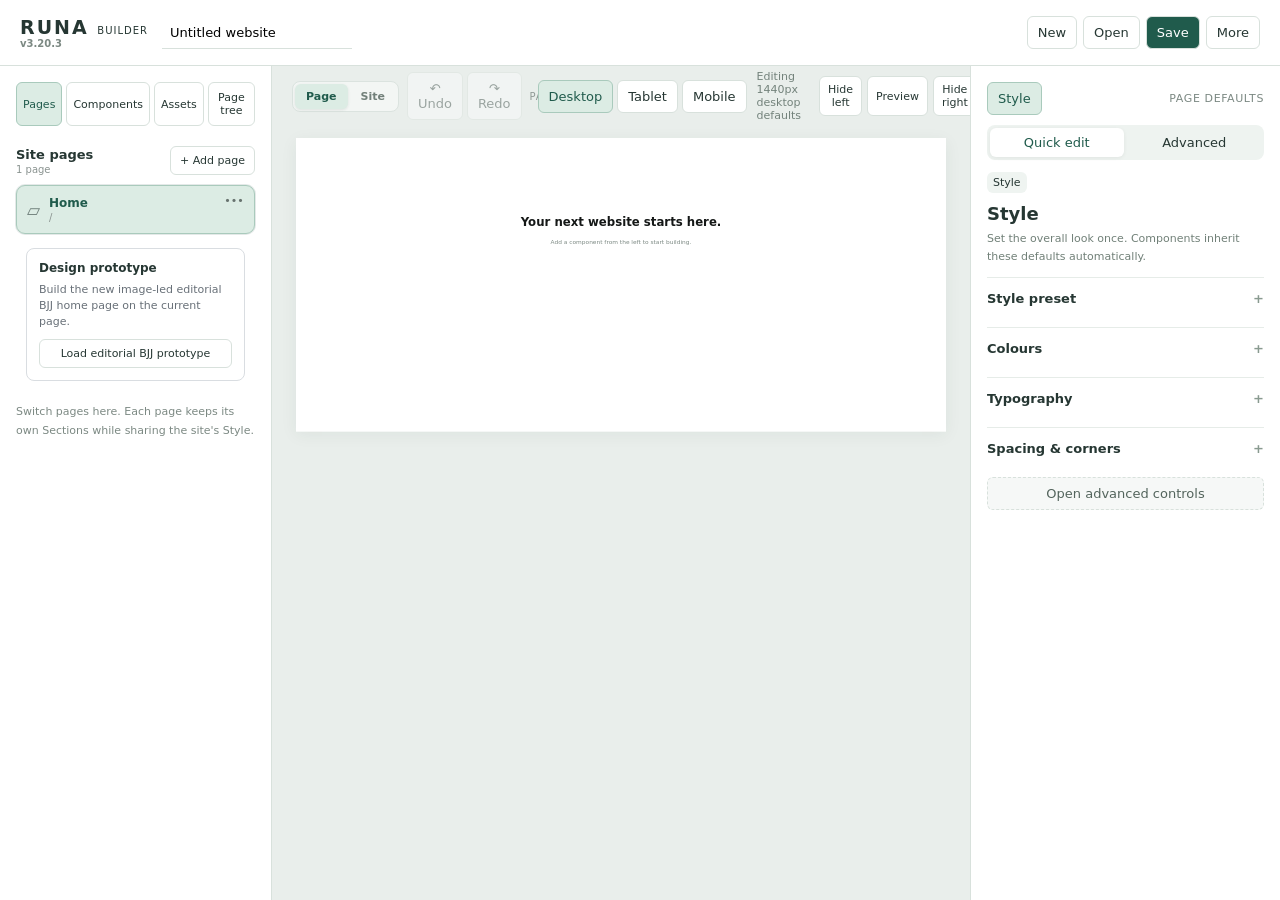
<file: work/builder/index.html>
<!doctype html><html lang="en"><head><meta charset="utf-8"><meta name="viewport" content="width=device-width,initial-scale=1"><title>Runa Builder V3.20.3</title><link href="https://fonts.googleapis.com/css2?family=Inter:wght@400;500;600;700;800&family=DM+Sans:wght@400;500;600;700&family=Work+Sans:wght@400;500;600;700;800&family=Source+Sans+3:wght@400;600;700&family=Manrope:wght@400;600;700;800&family=Space+Grotesk:wght@400;500;600;700&family=Outfit:wght@400;500;600;700;800&family=Sora:wght@400;500;600;700;800&family=Plus+Jakarta+Sans:wght@400;500;600;700;800&family=Figtree:wght@400;500;600;700;800&family=IBM+Plex+Sans:wght@400;500;600;700&family=Archivo:wght@400;600;700;800&family=Archivo+Black&family=Anton&family=Bebas+Neue&family=Oswald:wght@400;500;600;700&family=Bricolage+Grotesque:opsz,wght@12..96,400;12..96,600;12..96,700;12..96,800&family=Syne:wght@400;500;600;700;800&family=Unbounded:wght@400;500;600;700;800&family=Fraunces:opsz,wght@9..144,400;9..144,600;9..144,700&family=Playfair+Display:wght@400;500;600;700&family=DM+Serif+Display&family=Cormorant+Garamond:wght@400;500;600;700&family=Libre+Baskerville:wght@400;700&family=Lora:wght@400;500;600;700&family=Source+Serif+4:opsz,wght@8..60,400;8..60,600;8..60,700&display=swap" rel="stylesheet"><link rel="stylesheet" href="styles.css"></head><body>
<header><div class="brand">RUNA <span>BUILDER</span><small>v3.20.3</small></div><input id="projectName" aria-label="Project name" value="Untitled website"><div class="header-actions"><button id="new">New</button><button id="open">Open</button><button id="save">Save</button><details class="header-more"><summary>More</summary><div class="header-menu"><button id="export">Export project</button><button id="import">Import project</button></div></details></div></header>
<main><aside id="left">
<div class="left-tabs"><button id="pagesTab" class="active">Pages</button><button id="libraryTab">Components</button><button id="assetsTab">Assets</button><button id="treeTab">Page tree</button></div>

<div id="pagesPanel" class="left-panel">
  <div class="pages-panel-head"><div><strong>Site pages</strong><small id="pageCount"></small></div><button id="addPage" class="compact-primary">+ Add page</button></div>
  <div id="pagesList"></div>
  <div class="starter-card"><strong>Design prototype</strong><span>Build the new image-led editorial BJJ home page on the current page.</span><button id="editorialStarter" class="compact-primary">Load editorial BJJ prototype</button></div>
  <div class="left-note">Switch pages here. Each page keeps its own Sections while sharing the site's Style.</div>
</div>

<div id="libraryPanel" class="left-panel" hidden>
  <div class="library-section-actions"><button id="addBlankSectionBtn" class="compact-primary">+ New blank section</button></div>
  <div class="component-search-wrap"><input id="componentSearch" type="search" placeholder="Search components…" aria-label="Search components"></div>
  <div id="library"></div>
  <div class="drag-hint">Drag a component onto the page, or use Add.</div>
  <div class="left-note">Start with a strong component, then make quick edits.<br>Advanced controls stay available when you need them.</div>
</div>

<div id="assetsPanel" class="left-panel" hidden>
  <div class="pages-panel-head"><div><strong>Project assets</strong><small id="assetCount"></small></div><button id="addAsset" class="compact-primary">+ Upload</button></div>
  <div id="assetsList"></div>
  <div class="left-note">Images are stored once per project. Reusing an asset does not duplicate the image data.</div>
</div>

<div id="treePanel" class="left-panel" hidden><div id="tree"></div></div>
</aside><section id="workspace">
<div class="canvas-toolbar">
  <div class="workspace-view-toggle"><button id="pageViewBtn" class="active">Page</button><button id="siteViewBtn">Site</button></div><div class="history-controls"><button id="undoBtn" title="Undo (Ctrl/Cmd+Z)" disabled>↶ Undo</button><button id="redoBtn" title="Redo (Ctrl/Cmd+Shift+Z)" disabled>↷ Redo</button></div>
  <div class="active-page-chip"><span>Page</span><strong id="activePageName">Home</strong><small id="activePageSlug">/</small></div>
  <div id="pageViewControls" class="page-view-controls">
    <div class="devices"><button data-device="desktop" class="active">Desktop</button><button data-device="tablet">Tablet</button><button data-device="mobile">Mobile</button></div>
    <span id="deviceNote">Editing desktop defaults</span>
    <div class="editor-view-actions"><button id="toggleLeft" title="Show or hide the left panel">Hide left</button><button id="previewPage" title="Preview the current page at full browser width">Preview</button><button id="toggleRight" title="Show or hide the inspector">Hide right</button></div>
  </div>
  <div id="siteViewControls" class="site-view-controls" hidden>
    <button id="siteZoomOut" title="Zoom out">−</button>
    <button id="siteZoomReset" title="Reset zoom">50%</button>
    <button id="siteZoomIn" title="Zoom in">+</button>
    <button id="siteFocus" title="Centre the selected page">Focus page</button>
    <button id="siteFit" title="Show the whole site">Fit site</button>
  </div>
</div>
<div id="pageEditorSurface"><div id="scroll"><div id="stageShell"><div id="stage"><div id="canvas"></div></div></div></div></div>
<div id="siteCanvasSurface" hidden><div id="siteViewport"><div id="siteWorld"><div id="sitePages"></div></div></div></div>
</section><aside id="right"><div class="inspector-top"><button id="styleTab">Style</button><span id="scopeName">Page defaults</span></div><div class="inspector-modes"><button id="quickMode" class="active">Quick edit</button><button id="advancedMode">Advanced</button></div><div id="breadcrumb"></div><div id="inspector"></div></aside></main><button id="exitPreview" class="exit-preview" hidden>Exit preview</button><div id="toast" role="status"></div><dialog id="dialog"><div id="dialogContent"></div></dialog><input type="file" id="fileImport" accept="application/json,.json" hidden><script src="components.js"></script><script src="stock-assets.js"></script><script src="style-contract.js"></script><script src="app.js"></script><script src="site-canvas.js"></script></body></html>
</file>
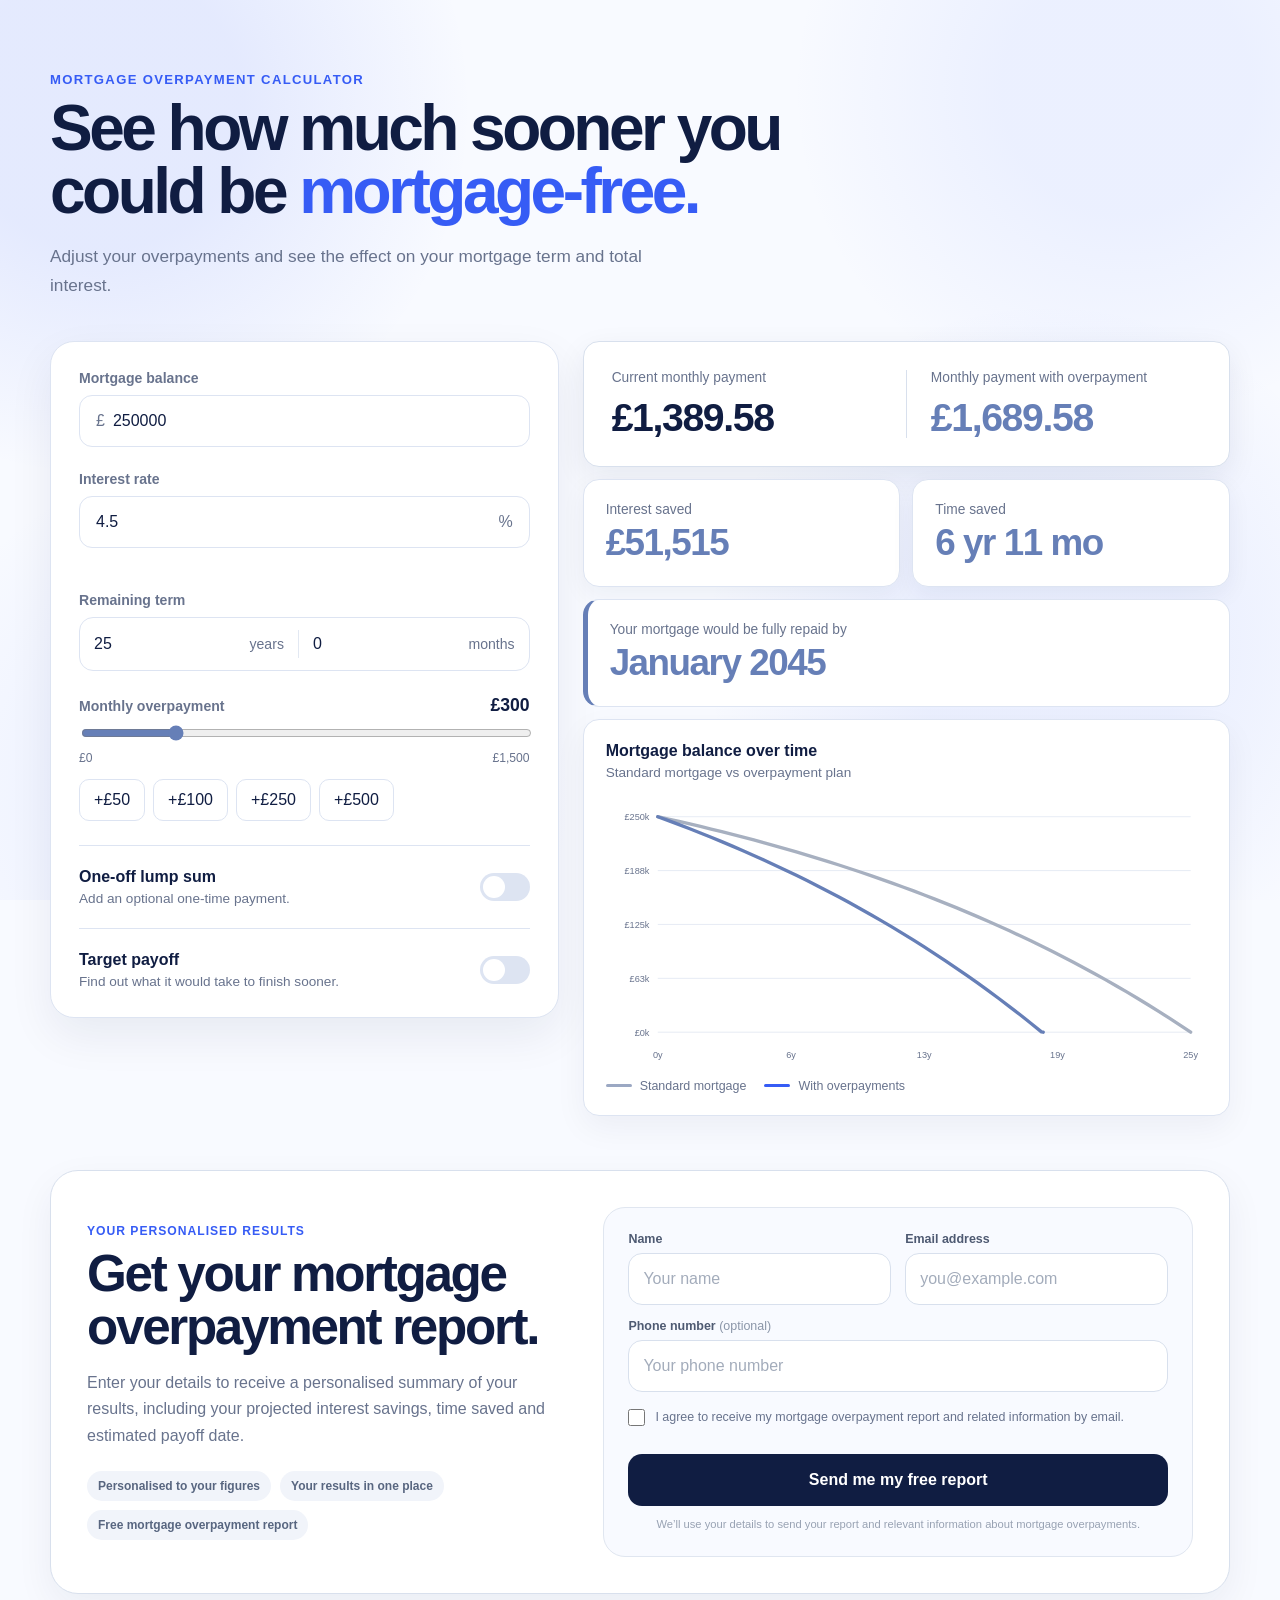
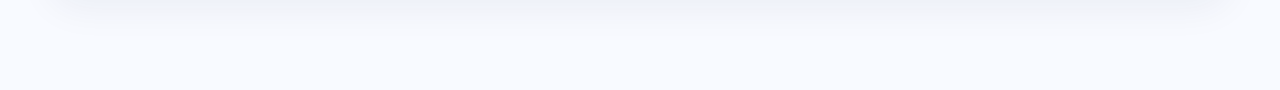
<file: work/overpayment/index.html>
<!DOCTYPE html>
<html lang="en">
<head>
  <meta charset="UTF-8" />
  <meta name="viewport" content="width=device-width, initial-scale=1.0" />
  <title>Mortgage Overpayment Calculator</title>
  <style>
:root {
  --bg: #F8FAFF;
  --surface: #FFFFFF;
  --surface-soft: #EEF2FF;
  --text: #101D42;
  --muted: #68738D;
  --border: #DDE4F2;
  --accent: #365CF5;
  --tool-accent: #667FB7;
  --tool-accent-soft: #EEF2F8;
  --accent-soft: #E7ECFF;
  --standard-line: #9BA8C3;
  --overpay-line: #365CF5;
  --radius-large: 24px;
  --radius-medium: 16px;
  --shadow: 0 18px 50px rgba(16, 29, 66, 0.07);
}

* { box-sizing: border-box; }

body {
  margin: 0;
  background: var(--bg);
  color: var(--text);
  font-family: Inter, -apple-system, BlinkMacSystemFont, "Segoe UI", sans-serif;
}

button, input { font: inherit; }
button { cursor: pointer; }

.calculator-shell {
  width: min(1180px, calc(100% - 32px));
  margin: 0 auto;
  padding: 72px 0 96px;
}

.intro { max-width: 720px; margin-bottom: 42px; }

.eyebrow {
  margin: 0 0 10px;
  color: var(--accent);
  font-size: 0.82rem;
  font-weight: 800;
  letter-spacing: 0.1em;
  text-transform: uppercase;
}

.intro h1 {
  margin: 0;
  font-size: clamp(2.3rem, 5vw, 4.5rem);
  line-height: 0.98;
  letter-spacing: -0.055em;
}

.intro > p:last-child {
  max-width: 620px;
  margin: 20px 0 0;
  color: var(--muted);
  font-size: 1.08rem;
  line-height: 1.65;
}

.calculator-grid {
  display: grid;
  grid-template-columns: minmax(0, 0.88fr) minmax(0, 1.12fr);
  gap: 24px;
  align-items: start;
}

.controls-panel, .results-panel { min-width: 0; }

.controls-panel {
  padding: 28px;
  background: var(--surface);
  border: 1px solid var(--border);
  border-radius: var(--radius-large);
  box-shadow: var(--shadow);
}

.results-panel { display: grid; gap: 16px; }
.field { margin-bottom: 24px; }

.field label {
  display: block;
  margin-bottom: 9px;
  color: var(--muted);
  font-size: 0.88rem;
  font-weight: 650;
}

.two-column {
  display: grid;
  grid-template-columns: 1fr 1fr;
  gap: 14px;
}

.input-wrap {
  display: flex;
  align-items: center;
  min-height: 52px;
  overflow: hidden;
  border: 1px solid var(--border);
  border-radius: 13px;
  background: var(--surface);
  transition: border-color 0.2s ease, box-shadow 0.2s ease;
}

.input-wrap:focus-within {
  border-color: var(--accent);
  box-shadow: 0 0 0 3px var(--accent-soft);
}

.input-wrap > span {
  flex: 0 0 auto;
  padding-left: 16px;
  color: var(--muted);
}

.input-wrap.suffix > span { padding: 0 16px 0 4px; }

.input-wrap input {
  width: 100%;
  min-width: 0;
  border: 0;
  outline: 0;
  padding: 15px 16px 15px 8px;
  background: transparent;
  color: var(--text);
  font-size: 1rem;
}

.input-wrap.suffix input { padding-left: 16px; }

.range-heading {
  display: flex;
  justify-content: space-between;
  gap: 16px;
  align-items: baseline;
}

.range-heading strong { font-size: 1.1rem; }
input[type="range"] { width: 100%; accent-color: var(--accent); }

.range-scale {
  display: flex;
  justify-content: space-between;
  margin-top: 6px;
  color: var(--muted);
  font-size: 0.76rem;
}

.preset-row {
  display: flex;
  flex-wrap: wrap;
  gap: 8px;
  margin-top: 14px;
}

.preset-row button {
  min-height: 42px;
  padding: 0 14px;
  border: 1px solid var(--border);
  border-radius: 10px;
  background: var(--surface);
  color: var(--text);
}

.preset-row button:hover {
  border-color: var(--accent);
  background: var(--accent-soft);
}

.target-card {
  padding-top: 22px;
  border-top: 1px solid var(--border);
}

.target-card-spaced {
  margin-top: 22px;
}

.target-header {
  display: flex;
  justify-content: space-between;
  align-items: center;
  gap: 18px;
}

.target-header h2, .chart-header h2 { margin: 0; font-size: 1rem; }

.target-header p, .chart-header p {
  margin: 5px 0 0;
  color: var(--muted);
  font-size: 0.85rem;
}

.switch { position: relative; width: 50px; height: 28px; }
.switch input { position: absolute; opacity: 0; }

.switch-slider {
  position: absolute;
  inset: 0;
  border-radius: 999px;
  background: var(--border);
  transition: 0.2s ease;
}

.switch-slider::before {
  content: "";
  position: absolute;
  width: 22px;
  height: 22px;
  left: 3px;
  top: 3px;
  border-radius: 50%;
  background: #fff;
  transition: 0.2s ease;
}

.switch input:checked + .switch-slider { background: var(--tool-accent); }
.switch input:checked + .switch-slider::before { transform: translateX(22px); }

.target-panel { margin-top: 20px; }
.target-input { max-width: 260px; }

.target-result {
  padding: 16px;
  background: var(--accent-soft);
  border: 1px solid rgba(46, 125, 132, 0.18);
  border-radius: 12px;
  line-height: 1.55;
}

.hidden { display: none; }

.summary-card, .chart-card, .comparison-card {
  background: var(--surface);
  border: 1px solid var(--border);
  border-radius: var(--radius-medium);
}

.summary-card { padding: 22px; }

.summary-card p {
  margin: 0;
  color: var(--muted);
  font-size: 0.86rem;
}

.summary-card strong {
  display: block;
  margin-top: 5px;
  font-size: clamp(1.55rem, 4vw, 2.3rem);
  letter-spacing: -0.04em;
}

.main-payment-card {
  background: var(--text);
  color: #FFFFFF;
  border-color: var(--text);
  box-shadow: 0 12px 30px rgba(18, 48, 74, 0.14);
}

.main-payment-card p { color: rgba(255, 253, 248, 0.72); }

.stat-grid {
  display: grid;
  grid-template-columns: 1fr 1fr;
  gap: 16px;
}

.payoff-card span {
  display: block;
  margin-top: 6px;
  color: var(--muted);
  line-height: 1.5;
}

.chart-card { padding: 22px; }
.chart-wrap { margin-top: 20px; overflow: hidden; }
#mortgageChart { display: block; width: 100%; height: auto; }

.legend {
  display: flex;
  flex-wrap: wrap;
  gap: 18px;
  margin-top: 12px;
  color: var(--muted);
  font-size: 0.78rem;
}

.legend span {
  display: inline-flex;
  gap: 8px;
  align-items: center;
}

.legend i {
  width: 26px;
  height: 3px;
  display: inline-block;
  border-radius: 999px;
}

.legend-standard { background: var(--standard-line); }
.legend-overpayment { background: var(--overpay-line); }

.comparison-card { overflow: hidden; }

.comparison-heading, .comparison-row {
  display: grid;
  grid-template-columns: 1fr 1fr 1fr;
  gap: 12px;
  padding: 15px 18px;
}

.comparison-heading {
  background: var(--surface-soft);
  color: var(--text);
  font-size: 0.76rem;
  font-weight: 800;
}

.comparison-row {
  border-top: 1px solid var(--border);
  font-size: 0.88rem;
}

.comparison-row span:last-child,
.comparison-heading span:last-child { text-align: right; }

.comparison-row span:last-child { font-weight: 700; }

.validation-message {
  margin: 0;
  color: #8b3f32;
  font-size: 0.84rem;
}

@media (max-width: 850px) {
  .calculator-shell { padding-top: 44px; }
  .calculator-grid { grid-template-columns: 1fr; }
}

@media (max-width: 560px) {
  .calculator-shell {
    width: min(100% - 20px, 1180px);
    padding-top: 28px;
  }

  .controls-panel { padding: 20px; }
  .two-column, .stat-grid { grid-template-columns: 1fr; }

  .comparison-heading, .comparison-row {
    grid-template-columns: 0.9fr 1.1fr 1fr;
    padding-left: 12px;
    padding-right: 12px;
    font-size: 0.76rem;
  }
}


.headline-accent {
  color: var(--accent);
}

.summary-card strong,
.payoff-card strong {
  color: var(--text);
}

.main-payment-card strong {
  color: #FFFFFF;
}

.preset-row button:hover {
  border-color: var(--accent);
  background: var(--accent-soft);
}

.target-result {
  border: 1px solid color-mix(in srgb, var(--accent) 22%, transparent);
}

.comparison-heading {
  background: var(--surface-soft);
  color: var(--text);
}

/* Variant design treatment */

body{
  background:
    radial-gradient(circle at 8% 12%, rgba(54,92,245,.10) 0 10%, transparent 26%),
    radial-gradient(circle at 88% 10%, rgba(108,140,255,.09) 0 9%, transparent 24%),
    radial-gradient(circle at 82% 72%, rgba(54,92,245,.07) 0 11%, transparent 28%),
    radial-gradient(circle at 18% 88%, rgba(108,140,255,.08) 0 10%, transparent 26%),
    #F8FAFF;
  background-attachment: fixed;
}
.intro{max-width:760px}.headline-accent{color:#365CF5}
.controls-panel{box-shadow:0 18px 45px rgba(16,29,66,.07)}
.results-panel{gap:12px}
.main-payment-card{background:#101D42;border:0;box-shadow:0 18px 38px rgba(54,92,245,.18);padding:28px}
.main-payment-card p{color:rgba(255,255,255,.72)}.main-payment-card strong{color:white;font-size:clamp(2rem,5vw,3.2rem)}
.stat-grid{gap:12px}
.stat-grid .summary-card{background:#EEF2FF;border-color:#DDE4F2}
.stat-grid .summary-card strong{color:#101D42}
.payoff-card{border-left:5px solid var(--tool-accent)}
.chart-card{box-shadow:0 12px 32px rgba(16,29,66,.05)}
.target-result{background:#EEF2FF;border-color:#CFD8FF}
.comparison-heading{background:#101D42;color:white}


/* Keep the stronger brand blue in headline/brand copy only */
.headline-accent,
.eyebrow {
  color: var(--accent);
}

/* Quieter related accent inside the calculator */
input[type="range"] {
  accent-color: var(--tool-accent);
}

input[type="range"]::-webkit-slider-thumb {
  background: var(--tool-accent);
}

input[type="range"]::-moz-range-thumb {
  background: var(--tool-accent);
}

.payoff-card {
  border-left-color: var(--tool-accent);
}

.payoff-card strong {
  color: var(--tool-accent);
}

.target-result {
  background: var(--tool-accent-soft);
  border-color: #D8DFEC;
}


/* Dynamic result cards: clearer separation from the page background */
.stat-grid .summary-card {
  background: #FFFFFF;
  border: 1px solid #DDE4F2;
  box-shadow: 0 8px 24px rgba(16, 29, 66, 0.055);
}

/* Tie all changing result values together with the same muted tool accent */
.stat-grid .summary-card strong {
  color: var(--tool-accent);
}


/* Current vs overpayment monthly payment comparison */
.payment-comparison-card {
  display: grid;
  grid-template-columns: minmax(0, 1fr) 1px minmax(0, 1fr);
  align-items: stretch;
  gap: 24px;
}

.payment-column {
  min-width: 0;
  display: flex;
  flex-direction: column;
  justify-content: center;
}

.payment-column p {
  margin: 0 0 8px;
}

.payment-column strong {
  display: block;
  font-size: clamp(1.65rem, 4vw, 2.45rem);
  line-height: 1;
  letter-spacing: -0.035em;
}

.payment-column-overpay strong {
  color: #FFFFFF;
}

.payment-divider {
  width: 1px;
  background: rgba(255, 255, 255, 0.18);
}

@media (max-width: 560px) {
  .payment-comparison-card {
    grid-template-columns: 1fr;
    gap: 18px;
  }

  .payment-divider {
    width: 100%;
    height: 1px;
  }
}


/* Softer current-vs-overpayment comparison */
.main-payment-card.payment-comparison-card {
  background: #E9EEF8;
  border: 1px solid #D5DDEC;
  box-shadow: 0 10px 28px rgba(16, 29, 66, 0.055);
  color: var(--text);
}

.main-payment-card.payment-comparison-card p {
  color: #68738D;
}

.main-payment-card.payment-comparison-card strong {
  color: #101D42;
}

.main-payment-card.payment-comparison-card .payment-column-overpay strong {
  color: var(--tool-accent);
}

.main-payment-card.payment-comparison-card .payment-divider {
  background: #CDD6E6;
}


/* Payment comparison: neutral card with clear separation from the tinted page */
.main-payment-card.payment-comparison-card {
  background: #FFFFFF;
  border: 1px solid #D8E0ED;
  box-shadow: 0 10px 30px rgba(16, 29, 66, 0.075);
}

.main-payment-card.payment-comparison-card .payment-divider {
  background: #D8E0ED;
}


/* v8: remaining term supports years + months */
.term-fields {
  display: grid;
  grid-template-columns: minmax(0, 1fr) minmax(0, 1fr);
  gap: 10px;
}

.term-fields .input-wrap input {
  min-width: 0;
}

@media (max-width: 560px) {
  .term-fields {
    grid-template-columns: 1fr 1fr;
  }
}


/* v9: one combined remaining-term control */
.term-fields {
  display: contents;
}

.term-combined {
  display: grid;
  grid-template-columns: minmax(52px, 0.7fr) auto 1px minmax(52px, 0.7fr) auto;
  align-items: center;
  min-height: 54px;
  background: #FFFFFF;
  border: 1px solid #DDE4F2;
  border-radius: 14px;
  overflow: hidden;
  transition: border-color .2s ease, box-shadow .2s ease;
}

.term-combined:focus-within {
  border-color: var(--tool-accent);
  box-shadow: 0 0 0 3px rgba(102, 127, 183, 0.10);
}

.term-combined input {
  width: 100%;
  min-width: 0;
  border: 0;
  outline: 0;
  background: transparent;
  color: var(--text);
  padding: 14px 8px 14px 14px;
  font: inherit;
}

.term-combined > span:not(.term-separator) {
  color: var(--muted);
  font-size: .88rem;
  white-space: nowrap;
  padding-right: 14px;
}

.term-separator {
  width: 1px;
  height: 28px;
  background: #E2E8F2;
  justify-self: center;
}

@media (max-width: 560px) {
  .term-combined {
    grid-template-columns: minmax(44px, .75fr) auto 1px minmax(44px, .75fr) auto;
  }

  .term-combined input {
    padding-left: 10px;
    padding-right: 4px;
  }

  .term-combined > span:not(.term-separator) {
    padding-right: 9px;
    font-size: .8rem;
  }
}


/* v11: full-width mortgage detail fields */
.mortgage-details-stack {
  display: grid;
  grid-template-columns: minmax(0, 1fr);
  gap: 20px;
}


/* v12: lead capture */
.lead-section {
  margin-top: 42px;
  display: grid;
  grid-template-columns: minmax(0, 0.9fr) minmax(0, 1.1fr);
  gap: 34px;
  align-items: center;
  padding: 36px;
  background: #FFFFFF;
  border: 1px solid #D8E0ED;
  border-radius: 28px;
  box-shadow: 0 14px 38px rgba(16, 29, 66, 0.06);
}

.lead-copy {
  min-width: 0;
}

.lead-eyebrow {
  margin: 0 0 10px;
  color: #365CF5;
  font-size: 0.76rem;
  font-weight: 700;
  letter-spacing: 0.08em;
  text-transform: uppercase;
}

.lead-copy h2 {
  margin: 0;
  color: #101D42;
  font-size: clamp(1.9rem, 4vw, 3.2rem);
  line-height: 1.03;
  letter-spacing: -0.045em;
}

.lead-copy > p:not(.lead-eyebrow) {
  margin: 16px 0 0;
  max-width: 560px;
  color: #68738D;
  line-height: 1.65;
}

.lead-points {
  display: flex;
  flex-wrap: wrap;
  gap: 9px;
  margin-top: 22px;
}

.lead-points span {
  padding: 8px 11px;
  border-radius: 999px;
  background: #F1F4FA;
  color: #586680;
  font-size: 0.75rem;
  font-weight: 600;
}

.lead-form {
  padding: 24px;
  background: #F8FAFF;
  border: 1px solid #E0E6F0;
  border-radius: 22px;
}

.lead-form-grid {
  display: grid;
  grid-template-columns: 1fr 1fr;
  gap: 14px;
}

.lead-field {
  min-width: 0;
}

.lead-field-full {
  grid-column: 1 / -1;
}

.lead-field label {
  display: block;
  margin: 0 0 7px;
  color: #4E5A72;
  font-size: 0.78rem;
  font-weight: 700;
}

.lead-field label span {
  color: #8A95A8;
  font-weight: 500;
}

.lead-field input {
  width: 100%;
  min-height: 52px;
  border: 1px solid #D8E0ED;
  border-radius: 14px;
  background: #FFFFFF;
  color: #101D42;
  padding: 13px 14px;
  outline: none;
  transition: border-color .2s ease, box-shadow .2s ease;
}

.lead-field input::placeholder {
  color: #A3ACBB;
}

.lead-field input:focus {
  border-color: #667FB7;
  box-shadow: 0 0 0 3px rgba(102, 127, 183, 0.10);
}

.lead-field input[aria-invalid="true"] {
  border-color: #B65B5B;
  box-shadow: 0 0 0 3px rgba(182, 91, 91, 0.08);
}

.lead-consent {
  display: flex;
  align-items: flex-start;
  gap: 10px;
  margin-top: 16px;
  color: #68738D;
  font-size: 0.78rem;
  line-height: 1.45;
  cursor: pointer;
}

.lead-consent input {
  width: 17px;
  height: 17px;
  margin: 1px 0 0;
  accent-color: #667FB7;
  flex: 0 0 auto;
}

.lead-form-message {
  min-height: 1.3em;
  margin: 12px 0 0;
  color: #B65B5B;
  font-size: 0.78rem;
}

.lead-form-message.is-success {
  color: #4E765D;
}

.lead-submit {
  width: 100%;
  min-height: 52px;
  border: 0;
  border-radius: 14px;
  background: #101D42;
  color: #FFFFFF;
  font: inherit;
  font-weight: 700;
  cursor: pointer;
  transition: transform .18s ease, background .18s ease;
}

.lead-submit:hover {
  background: #172A5A;
}

.lead-submit:active {
  transform: translateY(1px);
}

.lead-submit:focus-visible {
  outline: 3px solid rgba(54, 92, 245, 0.24);
  outline-offset: 3px;
}

.lead-fineprint {
  margin: 10px 0 0;
  color: #98A2B3;
  font-size: 0.7rem;
  line-height: 1.45;
  text-align: center;
}

@media (max-width: 850px) {
  .lead-section {
    grid-template-columns: 1fr;
    gap: 26px;
  }
}

@media (max-width: 560px) {
  .lead-section {
    margin-top: 30px;
    padding: 22px;
    border-radius: 22px;
  }

  .lead-form {
    padding: 18px;
  }

  .lead-form-grid {
    grid-template-columns: 1fr;
  }

  .lead-field-full {
    grid-column: auto;
  }
}

</style>
</head>
<body>
  <main class="calculator-shell">
    <section class="intro">
      <p class="eyebrow">Mortgage overpayment calculator</p>
      <h1>See how much sooner you could be <span class="headline-accent">mortgage-free.</span></h1>
      <p>
        Adjust your overpayments and see the effect on your mortgage term
        and total interest.
      </p>
    </section>

    <section class="calculator-grid">
      <div class="controls-panel">
        <div class="field">
          <label for="balance">Mortgage balance</label>
          <div class="input-wrap">
            <span>£</span>
            <input id="balance" type="number" min="1000" step="1000" value="250000" />
          </div>
        </div>

        <div class="two-column mortgage-details-stack">
          <div class="field">
            <label for="rate">Interest rate</label>
            <div class="input-wrap suffix">
              <input id="rate" type="number" min="0" max="20" step="0.05" value="4.5" />
              <span>%</span>
            </div>
          </div>

          <div class="field">
            <label for="termYears">Remaining term</label>
            <div class="term-combined">
              <input id="termYears" type="number" min="0" max="50" step="1" value="25" aria-label="Remaining years" />
              <span>years</span>
              <span class="term-separator" aria-hidden="true"></span>
              <input id="termMonths" type="number" min="0" max="11" step="1" value="0" aria-label="Remaining months" />
              <span>months</span>
            </div>
          </div>
        </div>

        <div class="field">
          <div class="range-heading">
            <label for="overpayment">Monthly overpayment</label>
            <strong id="overpaymentValue">£300</strong>
          </div>

          <input id="overpayment" type="range" min="0" max="1500" step="10" value="300" />

          <div class="range-scale">
            <span>£0</span>
            <span>£1,500</span>
          </div>

          <div class="preset-row">
            <button type="button" data-overpayment="50">+£50</button>
            <button type="button" data-overpayment="100">+£100</button>
            <button type="button" data-overpayment="250">+£250</button>
            <button type="button" data-overpayment="500">+£500</button>
          </div>
        </div>

        <div class="target-card">
          <div class="target-header">
            <div>
              <h2>One-off lump sum</h2>
              <p>Add an optional one-time payment.</p>
            </div>

            <label class="switch">
              <input id="lumpSumToggle" type="checkbox" />
              <span class="switch-slider"></span>
            </label>
          </div>

          <div id="lumpSumPanel" class="target-panel hidden">
            <div class="field target-input">
              <label for="lumpSum">Lump sum amount</label>
              <div class="input-wrap">
                <span>£</span>
                <input id="lumpSum" type="number" min="0" step="500" value="0" />
              </div>
            </div>
          </div>
        </div>

        <div class="target-card target-card-spaced">
          <div class="target-header">
            <div>
              <h2>Target payoff</h2>
              <p>Find out what it would take to finish sooner.</p>
            </div>

            <label class="switch">
              <input id="targetToggle" type="checkbox" />
              <span class="switch-slider"></span>
            </label>
          </div>

          <div id="targetPanel" class="target-panel hidden">
            <div class="field target-input">
              <label for="targetYears">Mortgage-free in</label>
              <div class="input-wrap suffix">
                <input id="targetYears" type="number" min="1" max="50" step="1" value="15" />
                <span>years</span>
              </div>
            </div>

            <div id="targetResult" class="target-result"></div>
          </div>
        </div>
      </div>

      <div class="results-panel">
        <article class="summary-card main-payment-card payment-comparison-card">
  <div class="payment-column">
    <p>Current monthly payment</p>
    <strong id="standardPayment">—</strong>
  </div>
  <div class="payment-divider" aria-hidden="true"></div>
  <div class="payment-column payment-column-overpay">
    <p>Monthly payment with overpayment</p>
    <strong id="overpaymentPayment">—</strong>
  </div>
</article>

        <div class="stat-grid">
          <article class="summary-card">
            <p>Interest saved</p>
            <strong id="interestSaved">£0</strong>
          </article>

          <article class="summary-card">
            <p>Time saved</p>
            <strong id="timeSaved">0 years</strong>
          </article>
        </div>

        <article class="summary-card payoff-card">
          <p>Your mortgage would be fully repaid by</p>
          <strong id="payoffDate">—</strong>
        </article>

        <article class="chart-card">
          <div class="chart-header">
            <div>
              <h2>Mortgage balance over time</h2>
              <p>Standard mortgage vs overpayment plan</p>
            </div>
          </div>

          <div class="chart-wrap">
            <svg id="mortgageChart" viewBox="0 0 720 320" role="img" aria-label="Mortgage balance over time chart"></svg>
          </div>

          <div class="legend">
            <span><i class="legend-standard"></i>Standard mortgage</span>
            <span><i class="legend-overpayment"></i>With overpayments</span>
          </div>
        </article>

        <p id="validationMessage" class="validation-message"></p>
      </div>
    </section>
  
      <section class="lead-section" aria-labelledby="leadHeading">
        <div class="lead-copy">
          <p class="lead-eyebrow">Your personalised results</p>
          <h2 id="leadHeading">Get your mortgage overpayment report.</h2>
          <p>
            Enter your details to receive a personalised summary of your results,
            including your projected interest savings, time saved and estimated payoff date.
          </p>

          <div class="lead-points" aria-label="What happens next">
            <span>Personalised to your figures</span>
            <span>Your results in one place</span>
            <span>Free mortgage overpayment report</span>
          </div>
        </div>

        <form class="lead-form" id="leadForm" novalidate>
          <div class="lead-form-grid">
            <div class="lead-field">
              <label for="leadName">Name</label>
              <input id="leadName" name="name" type="text" autocomplete="name" placeholder="Your name" required />
            </div>

            <div class="lead-field">
              <label for="leadEmail">Email address</label>
              <input id="leadEmail" name="email" type="email" autocomplete="email" placeholder="you@example.com" required />
            </div>

            <div class="lead-field lead-field-full">
              <label for="leadPhone">Phone number <span>(optional)</span></label>
              <input id="leadPhone" name="phone" type="tel" autocomplete="tel" placeholder="Your phone number" />
            </div>
          </div>

          <label class="lead-consent">
            <input id="leadConsent" type="checkbox" required />
            <span>I agree to receive my mortgage overpayment report and related information by email.</span>
          </label>

          <p class="lead-form-message" id="leadFormMessage" role="status" aria-live="polite"></p>

          <button class="lead-submit" type="submit">
            Send me my free report
          </button>

          <p class="lead-fineprint">
            We’ll use your details to send your report and relevant information about mortgage overpayments.
          </p>
        </form>
      </section>

</main>

  <script>
const balanceInput = document.getElementById("balance");
const rateInput = document.getElementById("rate");
const termYearsInput = document.getElementById("termYears");
const termMonthsInput = document.getElementById("termMonths");
const overpaymentInput = document.getElementById("overpayment");
const lumpSumInput = document.getElementById("lumpSum");
const lumpSumToggle = document.getElementById("lumpSumToggle");
const lumpSumPanel = document.getElementById("lumpSumPanel");

const overpaymentPayment = document.getElementById("overpaymentPayment");

const overpaymentValue = document.getElementById("overpaymentValue");
const standardPaymentEl = document.getElementById("standardPayment");
const interestSavedEl = document.getElementById("interestSaved");
const timeSavedEl = document.getElementById("timeSaved");
const payoffDateEl = document.getElementById("payoffDate");
const chart = document.getElementById("mortgageChart");
const validationMessage = document.getElementById("validationMessage");

const targetToggle = document.getElementById("targetToggle");
const targetPanel = document.getElementById("targetPanel");
const targetYearsInput = document.getElementById("targetYears");
const targetResult = document.getElementById("targetResult");

const money = new Intl.NumberFormat("en-GB", {
  style: "currency",
  currency: "GBP",
  maximumFractionDigits: 0
});

const moneyDetailed = new Intl.NumberFormat("en-GB", {
  style: "currency",
  currency: "GBP",
  minimumFractionDigits: 2,
  maximumFractionDigits: 2
});

function clamp(value, min, max, fallback) {
  const number = Number(value);
  if (!Number.isFinite(number)) return fallback;
  return Math.min(max, Math.max(min, number));
}

function calculateMonthlyPayment(principal, annualRate, months) {
  if (principal <= 0 || months <= 0) return 0;

  const monthlyRate = annualRate / 100 / 12;

  if (monthlyRate === 0) {
    return principal / months;
  }

  return principal * monthlyRate / (1 - Math.pow(1 + monthlyRate, -months));
}

function simulateMortgage(
  originalPrincipal,
  annualRate,
  originalMonths,
  monthlyOverpayment = 0,
  lumpSum = 0
) {
  let balance = Math.max(0, originalPrincipal - lumpSum);

  const standardPayment = calculateMonthlyPayment(
    originalPrincipal,
    annualRate,
    originalMonths
  );

  const actualPayment = standardPayment + monthlyOverpayment;
  const monthlyRate = annualRate / 100 / 12;

  let totalInterest = 0;
  let month = 0;

  const points = [{ month: 0, balance }];

  while (balance > 0.01 && month < 1200) {
    const monthlyInterest = balance * monthlyRate;
    const principalRepayment = actualPayment - monthlyInterest;

    if (principalRepayment <= 0) {
      return { invalid: true };
    }

    totalInterest += monthlyInterest;
    balance = Math.max(0, balance - principalRepayment);
    month += 1;

    if (month % 6 === 0 || balance === 0) {
      points.push({ month, balance });
    }
  }

  return {
    invalid: false,
    months: month,
    totalInterest,
    standardPayment,
    actualPayment,
    points
  };
}

function formatDuration(months) {
  months = Math.max(0, Math.round(months));

  const years = Math.floor(months / 12);
  const remainingMonths = months % 12;

  if (years && remainingMonths) return `${years} yr ${remainingMonths} mo`;
  if (years) return `${years} ${years === 1 ? "year" : "years"}`;

  return `${remainingMonths} ${remainingMonths === 1 ? "month" : "months"}`;
}

function getPayoffDate(months) {
  const date = new Date();
  date.setMonth(date.getMonth() + months);

  return date.toLocaleDateString("en-GB", {
    month: "long",
    year: "numeric"
  });
}

function calculateTargetOverpayment(
  balance,
  rate,
  originalMonths,
  targetYears,
  lumpSum
) {
  const remainingBalance = Math.max(0, balance - lumpSum);
  const targetMonths = Math.max(1, Math.round(targetYears * 12));

  const requiredPayment = calculateMonthlyPayment(
    remainingBalance,
    rate,
    targetMonths
  );

  const standardPayment = calculateMonthlyPayment(
    balance,
    rate,
    originalMonths
  );

  return {
    requiredPayment,
    extraNeeded: Math.max(0, requiredPayment - standardPayment)
  };
}

function drawChart(standardMortgage, overpaymentMortgage, principal) {
  const width = 720;
  const height = 320;

  const left = 62;
  const right = 20;
  const top = 20;
  const bottom = 42;

  const chartWidth = width - left - right;
  const chartHeight = height - top - bottom;

  const maximumMonths = Math.max(
    standardMortgage.months,
    overpaymentMortgage.months,
    1
  );

  function x(month) {
    return left + month / maximumMonths * chartWidth;
  }

  function y(balance) {
    return top + (1 - balance / principal) * chartHeight;
  }

  function createPath(points) {
    return points
      .map((point, index) => {
        const command = index === 0 ? "M" : "L";
        return `${command}${x(point.month).toFixed(2)},${y(point.balance).toFixed(2)}`;
      })
      .join(" ");
  }

  let svg = "";

  for (let i = 0; i <= 4; i += 1) {
    const gridY = top + i / 4 * chartHeight;
    const value = principal * (1 - i / 4);

    svg += `
      <line
        x1="${left}"
        y1="${gridY}"
        x2="${width - right}"
        y2="${gridY}"
        stroke="#E1E7F2"
        stroke-width="1"
      />
      <text
        x="${left - 10}"
        y="${gridY + 4}"
        text-anchor="end"
        font-size="11"
        fill="#68738D"
      >
        £${Math.round(value / 1000)}k
      </text>
    `;
  }

  for (let i = 0; i <= 4; i += 1) {
    const month = maximumMonths * i / 4;
    const gridX = x(month);

    svg += `
      <text
        x="${gridX}"
        y="${height - 11}"
        text-anchor="middle"
        font-size="11"
        fill="#68738D"
      >
        ${Math.round(month / 12)}y
      </text>
    `;
  }

  svg += `
    <path
      d="${createPath(standardMortgage.points)}"
      fill="none"
      stroke="#A7B0C0"
      stroke-width="4"
      stroke-linecap="round"
      stroke-linejoin="round"
    />
    <path
      d="${createPath(overpaymentMortgage.points)}"
      fill="none"
      stroke="#667FB7"
      stroke-width="4"
      stroke-linecap="round"
      stroke-linejoin="round"
    />
  `;

  chart.innerHTML = svg;
}


function updateCalculator() {
  const balance = clamp(balanceInput.value, 1000, 5000000, 250000);
  const rate = clamp(rateInput.value, 0, 20, 4.5);
  const termYears = clamp(termYearsInput.value, 0, 50, 25);
  const termMonths = clamp(termMonthsInput.value, 0, 11, 0);
  const months = Math.max(1, Math.min(600, Math.round(termYears * 12 + termMonths)));
  const termYearsDecimal = months / 12;
  const overpayment = clamp(overpaymentInput.value, 0, 1500, 0);
  const lumpSum = lumpSumToggle.checked ? clamp(lumpSumInput.value, 0, balance, 0) : 0;

  overpaymentValue.textContent = money.format(overpayment);

  const standardMortgage = simulateMortgage(
    balance,
    rate,
    months,
    0,
    0
  );

  const overpaymentMortgage = simulateMortgage(
    balance,
    rate,
    months,
    overpayment,
    lumpSum
  );

  if (standardMortgage.invalid || overpaymentMortgage.invalid) {
    validationMessage.textContent =
      "These values do not produce a valid repayment mortgage.";
    return;
  }

  validationMessage.textContent = "";

  const interestSaved = Math.max(
    0,
    standardMortgage.totalInterest - overpaymentMortgage.totalInterest
  );

  const monthsSaved = Math.max(
    0,
    standardMortgage.months - overpaymentMortgage.months
  );

  standardPaymentEl.textContent = moneyDetailed.format(
    standardMortgage.standardPayment
  );

  overpaymentPayment.textContent = moneyDetailed.format(
    overpaymentMortgage.actualPayment
  );

  interestSavedEl.textContent = money.format(interestSaved);
  timeSavedEl.textContent = formatDuration(monthsSaved);
  payoffDateEl.textContent = getPayoffDate(overpaymentMortgage.months);

  drawChart(
    standardMortgage,
    overpaymentMortgage,
    balance
  );
  if (targetToggle.checked) {
    const targetYears = clamp(
      targetYearsInput.value,
      1,
      Math.max(1, Math.floor(termYearsDecimal)),
      Math.min(15, Math.max(1, Math.floor(termYearsDecimal)))
    );

    const target = calculateTargetOverpayment(
      balance,
      rate,
      months,
      targetYears,
      lumpSum
    );

    if (target.extraNeeded < 1) {
      targetResult.innerHTML = `
        Your existing payment would already clear
        the mortgage within <strong>${targetYears} years</strong>.
      `;
    } else {
      targetResult.innerHTML = `
        To clear the mortgage in
        <strong>${targetYears} years</strong>,
        you would need to pay approximately
        <strong>${moneyDetailed.format(target.extraNeeded)} extra per month</strong>.
        Your total monthly payment would be
        <strong>${moneyDetailed.format(target.requiredPayment)}</strong>.
      `;
    }
  }
}

[
  balanceInput,
  rateInput,
  termYearsInput,
  termMonthsInput,
  overpaymentInput,
  lumpSumInput,
  targetYearsInput
].forEach((input) => {
  input.addEventListener("input", updateCalculator);
});

document.querySelectorAll("[data-overpayment]").forEach((button) => {
  button.addEventListener("click", () => {
    overpaymentInput.value = button.dataset.overpayment;
    updateCalculator();
  });
});

lumpSumToggle.addEventListener("change", () => {
  lumpSumPanel.classList.toggle("hidden", !lumpSumToggle.checked);
  updateCalculator();
});

targetToggle.addEventListener("change", () => {
  targetPanel.classList.toggle("hidden", !targetToggle.checked);
  updateCalculator();
});

updateCalculator();


// v12: demo lead capture form
const leadForm = document.getElementById("leadForm");
const leadFormMessage = document.getElementById("leadFormMessage");

if (leadForm && leadFormMessage) {
  leadForm.addEventListener("submit", (event) => {
    event.preventDefault();

    const nameInput = document.getElementById("leadName");
    const emailInput = document.getElementById("leadEmail");
    const consentInput = document.getElementById("leadConsent");

    [nameInput, emailInput].forEach((input) => {
      input.removeAttribute("aria-invalid");
    });

    leadFormMessage.classList.remove("is-success");
    leadFormMessage.textContent = "";

    let hasError = false;

    if (!nameInput.value.trim()) {
      nameInput.setAttribute("aria-invalid", "true");
      hasError = true;
    }

    if (!emailInput.validity.valid || !emailInput.value.trim()) {
      emailInput.setAttribute("aria-invalid", "true");
      hasError = true;
    }

    if (!consentInput.checked) {
      hasError = true;
    }

    if (hasError) {
      leadFormMessage.textContent = "Please complete your name, email and consent to receive the report.";
      return;
    }

    leadFormMessage.classList.add("is-success");
    leadFormMessage.textContent = "Thanks — your mortgage overpayment report is ready to be sent.";
    leadForm.reset();
  });
}

</script>
</body>
</html>
</file>
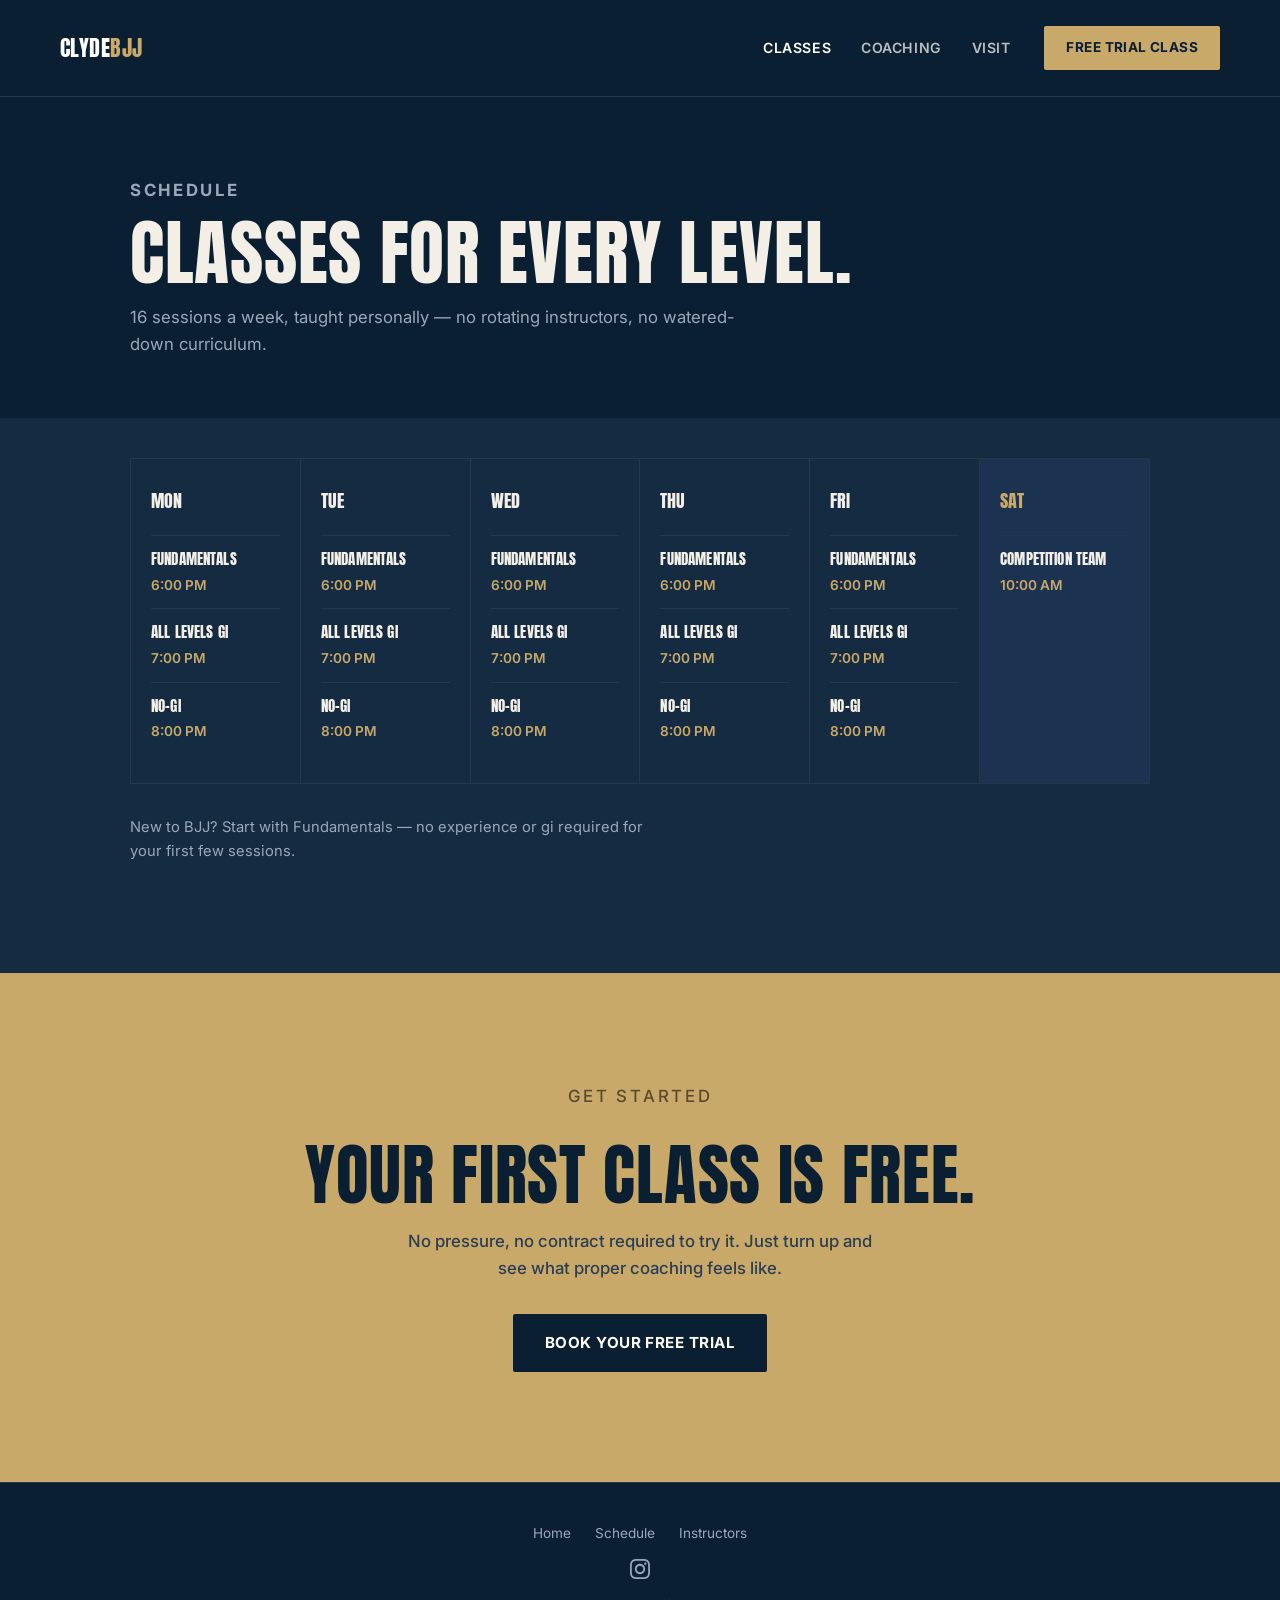
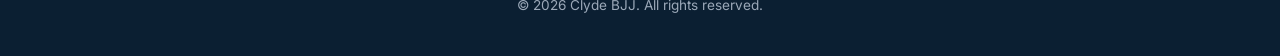
<file: work/bjj/schedule/index.html>
<!DOCTYPE html>
<html lang="en">
<head>
<meta charset="UTF-8">
<meta name="viewport" content="width=device-width, initial-scale=1.0">
<title>Class Schedule — Clyde BJJ</title>
<link rel="preconnect" href="https://fonts.googleapis.com">
<link rel="preconnect" href="https://fonts.gstatic.com" crossorigin>
<link href="https://fonts.googleapis.com/css2?family=Anton&family=Inter:wght@400;500;600;700&display=swap" rel="stylesheet">
<link rel="stylesheet" href="../style.css">
</head>
<body>

<header class="subpage">
  <nav>
    <a class="logo" href="../index.html">CLYDE<span>BJJ</span></a>
    <div class="nav-right">
      <ul class="nav-links">
        <li><a class="active" href="index.html">Classes</a></li>
        <li><a href="../instructors/index.html">Coaching</a></li>
        <li><a href="../index.html#contact">Visit</a></li>
      </ul>
      <a class="nav-cta" href="../index.html#contact">Free trial class</a>
    </div>
    <button class="menu-btn" aria-label="Menu" aria-expanded="false">&#9776;</button>
  </nav>
</header>

<section class="page-hero">
  <div class="wrap">
    <p class="eyebrow">Schedule</p>
    <h1>Classes for every level.</h1>
    <p>16 sessions a week, taught personally — no rotating instructors, no watered-down curriculum.</p>
  </div>
</section>

<section class="classes">
  <div class="wrap">
    <div class="schedule-grid reveal">
      <div class="schedule-block" data-day="mon">
        <div class="day-label">Mon</div>
        <div class="schedule-item"><h3>Fundamentals</h3><span class="time">6:00 PM</span></div>
        <div class="schedule-item"><h3>All Levels Gi</h3><span class="time">7:00 PM</span></div>
        <div class="schedule-item"><h3>No-Gi</h3><span class="time">8:00 PM</span></div>
      </div>
      <div class="schedule-block" data-day="tue">
        <div class="day-label">Tue</div>
        <div class="schedule-item"><h3>Fundamentals</h3><span class="time">6:00 PM</span></div>
        <div class="schedule-item"><h3>All Levels Gi</h3><span class="time">7:00 PM</span></div>
        <div class="schedule-item"><h3>No-Gi</h3><span class="time">8:00 PM</span></div>
      </div>
      <div class="schedule-block" data-day="wed">
        <div class="day-label">Wed</div>
        <div class="schedule-item"><h3>Fundamentals</h3><span class="time">6:00 PM</span></div>
        <div class="schedule-item"><h3>All Levels Gi</h3><span class="time">7:00 PM</span></div>
        <div class="schedule-item"><h3>No-Gi</h3><span class="time">8:00 PM</span></div>
      </div>
      <div class="schedule-block" data-day="thu">
        <div class="day-label">Thu</div>
        <div class="schedule-item"><h3>Fundamentals</h3><span class="time">6:00 PM</span></div>
        <div class="schedule-item"><h3>All Levels Gi</h3><span class="time">7:00 PM</span></div>
        <div class="schedule-item"><h3>No-Gi</h3><span class="time">8:00 PM</span></div>
      </div>
      <div class="schedule-block" data-day="fri">
        <div class="day-label">Fri</div>
        <div class="schedule-item"><h3>Fundamentals</h3><span class="time">6:00 PM</span></div>
        <div class="schedule-item"><h3>All Levels Gi</h3><span class="time">7:00 PM</span></div>
        <div class="schedule-item"><h3>No-Gi</h3><span class="time">8:00 PM</span></div>
      </div>
      <div class="schedule-block" data-day="sat">
        <div class="day-label">Sat</div>
        <div class="schedule-item"><h3>Competition Team</h3><span class="time">10:00 AM</span></div>
      </div>
    </div>
    <p class="schedule-note">New to BJJ? Start with Fundamentals — no experience or gi required for your first few sessions.</p>
  </div>
</section>

<section class="cta" id="contact">
  <p class="eyebrow">Get started</p>
  <h2>Your first class is free.</h2>
  <p>No pressure, no contract required to try it. Just turn up and see what proper coaching feels like.</p>
  <a class="btn-primary" href="#" target="_blank" rel="noopener">Book your free trial</a>
</section>

<footer>
  <div class="footer-links">
    <a href="../index.html">Home</a>
    <a href="index.html">Schedule</a>
    <a href="../instructors/index.html">Instructors</a>
  </div>
  <div class="footer-social">
    <a href="#" target="_blank" rel="noopener" aria-label="Instagram">
      <svg viewBox="0 0 24 24" fill="currentColor"><path d="M12 0C8.74 0 8.333.015 7.053.072 5.775.132 4.905.333 4.14.63c-.789.306-1.459.717-2.126 1.384S.935 3.35.63 4.14C.333 4.905.131 5.775.072 7.053.012 8.333 0 8.74 0 12s.015 3.667.072 4.947c.06 1.277.261 2.148.558 2.913.306.788.717 1.459 1.384 2.126.667.666 1.336 1.079 2.126 1.384.766.296 1.636.499 2.913.558C8.333 23.988 8.74 24 12 24s3.667-.015 4.947-.072c1.277-.06 2.148-.262 2.913-.558.788-.306 1.459-.718 2.126-1.384.666-.667 1.079-1.335 1.384-2.126.296-.765.499-1.636.558-2.913.06-1.28.072-1.687.072-4.947s-.015-3.667-.072-4.947c-.06-1.277-.262-2.149-.558-2.913-.306-.789-.718-1.459-1.384-2.126C21.319 1.347 20.651.935 19.86.63c-.765-.297-1.636-.499-2.913-.558C15.667.012 15.26 0 12 0zm0 2.16c3.203 0 3.585.016 4.85.071 1.17.055 1.805.249 2.227.415.562.217.96.477 1.382.896.419.42.679.819.896 1.381.164.422.36 1.057.413 2.227.057 1.266.07 1.646.07 4.85s-.015 3.585-.074 4.85c-.061 1.17-.256 1.805-.421 2.227-.224.562-.479.96-.899 1.382-.419.419-.824.679-1.38.896-.42.164-1.065.36-2.235.413-1.274.057-1.649.07-4.859.07-3.211 0-3.586-.015-4.859-.074-1.171-.061-1.816-.256-2.236-.421-.569-.224-.96-.479-1.379-.899-.421-.419-.69-.824-.9-1.38-.165-.42-.359-1.065-.42-2.235-.045-1.26-.061-1.649-.061-4.844 0-3.196.016-3.586.061-4.861.061-1.17.255-1.814.42-2.234.21-.57.479-.96.9-1.381.419-.419.81-.689 1.379-.898.42-.166 1.051-.361 2.221-.421 1.275-.045 1.65-.06 4.859-.06zm0 3.678c-3.405 0-6.162 2.76-6.162 6.162 0 3.405 2.76 6.162 6.162 6.162 3.405 0 6.162-2.76 6.162-6.162 0-3.405-2.76-6.162-6.162-6.162zM12 16c-2.21 0-4-1.79-4-4s1.79-4 4-4 4 1.79 4 4-1.79 4-4 4zm7.846-10.405a1.44 1.44 0 11-2.88 0 1.44 1.44 0 012.88 0z"/></svg>
    </a>
  </div>
  &copy; 2026 Clyde BJJ. All rights reserved.
</footer>

<script>
  (function(){
    var items = document.querySelectorAll('.reveal');
    if(!('IntersectionObserver' in window)){
      items.forEach(function(el){ el.classList.add('is-visible'); });
      return;
    }
    var observer = new IntersectionObserver(function(entries){
      entries.forEach(function(entry){
        if(entry.isIntersecting){
          entry.target.classList.add('is-visible');
          observer.unobserve(entry.target);
        }
      });
    }, { threshold: 0.15 });
    items.forEach(function(el){ observer.observe(el); });
  })();

  (function(){
    var menuBtn = document.querySelector('.menu-btn');
    var navRight = document.querySelector('.nav-right');
    if(!menuBtn || !navRight) return;
    menuBtn.addEventListener('click', function(){
      var isOpen = navRight.classList.toggle('open');
      menuBtn.classList.toggle('open', isOpen);
      menuBtn.setAttribute('aria-expanded', isOpen);
    });
    navRight.querySelectorAll('a').forEach(function(link){
      link.addEventListener('click', function(){
        navRight.classList.remove('open');
        menuBtn.classList.remove('open');
        menuBtn.setAttribute('aria-expanded', 'false');
      });
    });
  })();


  (function(){
    var days = ['sun','mon','tue','wed','thu','fri','sat'];
    var today = days[new Date().getDay()];
    var block = document.querySelector('.schedule-block[data-day="' + today + '"]');
    if(block) block.classList.add('is-today');
  })();
</script>
</body>
</html>
</file>
<file: work/builder/styles.css>
*{box-sizing:border-box}body{margin:0;color:#263733;background:#e9eeeb;font:13px system-ui,-apple-system,BlinkMacSystemFont,'Segoe UI',sans-serif}button,input,select,textarea{font:inherit}button{cursor:pointer;background:white;border:1px solid #d8e1dc;border-radius:6px;padding:8px 10px;color:inherit}button:hover{background:#eef5f1}button:focus-visible,input:focus-visible,select:focus-visible,textarea:focus-visible{outline:2px solid #237561;outline-offset:2px}button:disabled{opacity:.4;cursor:default}header{height:66px;background:#fff;display:flex;align-items:center;gap:20px;padding:12px 20px;border-bottom:1px solid #d8e1dc}.brand{font-size:19px;font-weight:850;letter-spacing:2px;white-space:nowrap}.brand span{font-size:10px;font-weight:500;letter-spacing:1px}.brand small{display:block;letter-spacing:0;font-size:10px;color:#7c8983}header input{width:190px;border:0;border-bottom:1px solid #d8e1dc;padding:8px;background:transparent}.header-actions{display:flex;gap:6px;margin-left:auto}#save,.primary{background:#205b4c;color:white}main{height:calc(100vh - 66px);display:grid;grid-template-columns:224px minmax(240px,1fr) 330px}aside{background:#fff;overflow:auto;padding:16px}#left{border-right:1px solid #d8e1dc}#right{border-left:1px solid #d8e1dc}.left-tabs,.devices{display:flex;gap:4px}.left-tabs{margin-bottom:20px}.active{background:#dcece4!important;color:#205b4c!important;border-color:#a9cabc!important}.library-item{border:1px solid #dce4df;border-radius:9px;padding:12px;margin-bottom:10px}.library-item small{display:block;color:#7c8983;margin:3px 0 12px}.library-item button{width:100%;text-align:left}.left-note{font-size:11px;color:#7c8983;line-height:1.7;margin-top:22px}.tree-row{display:block;width:100%;text-align:left;border:0;margin:3px 0;font-size:12px;overflow:hidden;text-overflow:ellipsis;white-space:nowrap}.tree-row small{color:#84928b}#workspace{min-width:0;display:flex;flex-direction:column}.canvas-toolbar{height:60px;display:flex;align-items:center;justify-content:space-between;padding:12px 20px;gap:8px}#deviceNote{font-size:11px;color:#73827b}#scroll{overflow:auto;flex:1;padding:12px 24px 60px}#stage{margin:auto;width:100%;max-width:1200px;min-height:650px;box-shadow:0 8px 35px #183d3010;background:white}#canvas{min-height:650px}.empty{padding:150px 30px;text-align:center}.empty h2{font-size:26px}.empty p{color:#7c8983}.inspector-top{display:flex;justify-content:space-between;align-items:center;margin-bottom:10px}#scopeName{font-size:11px;color:#7c8983;text-transform:uppercase;letter-spacing:.6px}#breadcrumb{display:flex;flex-wrap:wrap;gap:4px;margin-bottom:16px}#breadcrumb button{font-size:11px;padding:4px 6px;border:0;background:#eff4f1}.inspector-title{font-size:18px;margin:0 0 6px}.hint{font-size:11px;color:#718078;line-height:1.6}.field{margin:12px 0}.field-head{display:flex;align-items:center;justify-content:space-between;margin-bottom:5px;gap:5px}.field label{font-size:12px}.state{font-size:9px;color:#8a978f;margin-left:auto}.state.override{color:#986728}.reset{padding:0;border:0;color:#a2712d;font-size:16px;width:22px;height:22px}.field input:not([type=checkbox]),.field select,.field textarea{width:100%;border:1px solid #d9e1dc;border-radius:5px;padding:8px;background:white;color:#263733;min-width:0}.field input[type=color]{height:34px;padding:3px}.field textarea{min-height:85px;resize:vertical}.pair{display:grid;grid-template-columns:1fr 76px;gap:6px}.colour-line{display:grid;grid-template-columns:34px 1fr 28px;align-items:center;gap:6px;margin:8px 0}.colour-line input[type=color]{width:34px;height:32px;border:0;padding:0}.colour-line input[type=text]{min-width:0;width:100%;border:0;padding:5px}.colour-line button{padding:4px}.group{border-top:1px solid #e6ece8;margin-top:16px;padding-top:4px}.group summary{cursor:pointer;font-weight:650;padding:12px 0;list-style:none}.group summary:after{content:'+';float:right;color:#899a90}.group[open] summary:after{content:'−'}.actions{display:flex;gap:6px;flex-wrap:wrap;margin:14px 0}.actions button{flex:1;font-size:11px}.danger{color:#a04538}.full{width:100%;margin:5px 0}.card-note{border:1px solid #dae7df;background:#f3f8f5;border-radius:7px;padding:11px;margin:12px 0}.card-note p{margin:0}.node{min-width:0;position:relative;box-sizing:border-box}.node:hover{outline:1px dashed #6caa92;outline-offset:2px}.node.selected{outline:2px solid #277c62!important;outline-offset:3px;z-index:1}.node[data-kind=group].selected{outline-style:dashed!important;outline-color:#8465bc!important}.page-section{position:relative;box-sizing:border-box}.page-section.selected{outline:2px solid #277c62;outline-offset:-2px}.page-section .section-name{display:none;position:absolute;top:0;left:0;font:10px system-ui;padding:4px 7px;background:#277c62;color:white;z-index:3}.page-section.selected>.section-name{display:block}.image-node{background:#e4ebe6;min-height:200px;display:block;overflow:hidden}.image-node img{display:block;width:100%;height:100%;object-fit:cover}.image-placeholder{height:100%;display:grid;place-items:center;color:#688376;font:13px system-ui;background:linear-gradient(145deg,#dce8e0,#b8cdc0)}.button-node{text-decoration:none;cursor:pointer;transition:background .15s,box-shadow .15s}.button-node:hover{background:var(--hover-bg)!important;color:var(--hover-color)!important}.button-node:focus-visible{outline:3px solid var(--focus-color)!important;outline-offset:3px}.button-node[aria-disabled=true]{opacity:.45;cursor:default}#toast{position:fixed;bottom:20px;left:50%;transform:translateX(-50%);background:#203d31;color:white;padding:10px 18px;border-radius:7px;opacity:0;pointer-events:none;z-index:30}#toast.show{opacity:1}dialog{border:0;border-radius:12px;box-shadow:0 20px 100px #0004;width:min(550px,90vw);padding:26px;color:#263733;max-height:85vh}dialog::backdrop{background:#15271e66}dialog h2{margin-top:0}dialog p{line-height:1.6}dialog input{padding:9px;border:1px solid #cddbd2;border-radius:5px;width:100%;margin:8px 0}.dialog-row{display:flex;align-items:center;gap:10px;padding:12px 0;border-bottom:1px solid #e3ebe6}.dialog-row span{flex:1}.dialog-row small{display:block;color:#7c8983}#dialogContent .actions{justify-content:flex-end}#dialogContent .actions button{flex:initial}@media(max-width:1100px){main{grid-template-columns:185px minmax(220px,1fr) 300px}header{gap:12px;padding:10px}.header-actions{gap:3px}.header-actions button{padding:7px}header input{width:130px}#deviceNote{display:none}}@media(max-width:800px){main{grid-template-columns:150px minmax(180px,1fr) 270px}header{overflow:auto}.brand span{display:none}#scroll{padding:10px}aside{padding:10px}}

/* Beta 1.06.1: each pane owns its scroll area. */
html,body{height:100%;overflow:hidden}
main{min-height:0;overflow:hidden;grid-template-rows:minmax(0,1fr)}
main>aside,#workspace{min-height:0;min-width:0}
aside{overflow-y:auto;overflow-x:hidden;overscroll-behavior:contain}
#workspace{overflow:hidden}
.canvas-toolbar{flex:0 0 60px}
#scroll{min-height:0;min-width:0;overscroll-behavior:contain}
.node[data-role="navlink"],.node[data-role="brand"]{white-space:nowrap;overflow-wrap:normal!important;flex-shrink:0}


/* Beta 1.07 — component-first UX */
main{grid-template-columns:272px minmax(300px,1fr) 310px}
header{gap:14px}
.header-more{position:relative}
.header-more>summary{list-style:none;cursor:pointer;background:#fff;border:1px solid #d8e1dc;border-radius:6px;padding:8px 10px}
.header-more>summary::-webkit-details-marker{display:none}
.header-menu{position:absolute;right:0;top:42px;width:170px;background:#fff;border:1px solid #d8e1dc;border-radius:9px;padding:7px;box-shadow:0 12px 35px #17382c24;z-index:50}
.header-menu button{width:100%;text-align:left;border:0;background:transparent}
.component-search-wrap{position:sticky;top:-16px;background:#fff;padding:4px 0 12px;z-index:3}
#componentSearch{width:100%;border:1px solid #d9e1dc;border-radius:8px;padding:9px 10px;background:#f9fbfa}
.component-category{margin:0 0 20px}.component-category-title{font-size:10px;font-weight:800;text-transform:uppercase;letter-spacing:.09em;color:#73827b;margin:0 0 8px}
.library-item.visual-card{padding:8px;border-radius:10px;background:#fff;transition:border-color .15s,box-shadow .15s}.library-item.visual-card:hover{border-color:#a8c8ba;box-shadow:0 5px 16px #17382c10}
.component-card-meta{padding:8px 3px 5px}.component-card-meta b{font-size:12px}.component-card-meta small{margin:2px 0 0;font-size:10px;line-height:1.35}
.component-add{width:100%;padding:7px 9px!important;text-align:center!important;background:#f1f7f4!important;color:#205b4c;border-color:#d4e5dd!important;font-weight:650}
.component-thumb{height:96px;border-radius:7px;background:#f2f4f2;border:1px solid #e4e9e6;padding:12px;display:flex;gap:10px;overflow:hidden;align-items:center}
.component-thumb .mini-copy{display:flex;flex-direction:column;gap:5px;flex:1;min-width:0}.component-thumb .mini-copy i{display:block;height:5px;background:#8aa99b;border-radius:4px}.component-thumb .mini-copy i:nth-child(1){width:35%}.component-thumb .mini-copy i:nth-child(2){height:8px;width:88%;background:#344b42}.component-thumb .mini-copy i:nth-child(3){width:72%;background:#bac8c1}.component-thumb .mini-copy b{display:block;width:38%;height:12px;background:#2a6c58;border-radius:3px;margin-top:3px}.component-thumb .mini-image{display:block;flex:0 0 42%;height:100%;background:linear-gradient(145deg,#c8d9d0,#91ad9f);border-radius:5px}
.hero-centred{flex-direction:column;height:106px}.hero-centred .mini-copy{width:72%;align-items:center}.hero-centred .mini-copy i{margin:auto}.hero-centred .mini-copy b{margin:2px auto}.hero-centred .mini-image{width:100%;height:28px;flex:0 0 28px}
.hero-reverse .mini-image{order:0}.hero-reverse .mini-copy{order:1}.hero-editorial .mini-copy{flex:0 0 62%}.hero-editorial .mini-copy i:nth-child(2){height:11px;width:96%}.hero-editorial .mini-image{align-self:flex-end;height:62%}.hero-minimal{flex-direction:column;align-items:flex-start}.hero-minimal .mini-copy{width:88%}.hero-minimal .mini-image{width:100%;height:22px;flex:0 0 22px}
.nav-clean{height:58px;align-items:center}.nav-clean b{width:24px;height:7px;background:#344b42}.nav-clean span{flex:1;height:5px;background:linear-gradient(90deg,#9fb2a8 0 18%,transparent 18% 28%,#9fb2a8 28% 46%,transparent 46% 56%,#9fb2a8 56% 74%,transparent 74%)}.nav-clean em{width:34px;height:14px;background:#2a6c58;border-radius:3px}
.about-split .mini-image{flex-basis:46%}.services-cards{display:grid;grid-template-columns:repeat(3,1fr);align-items:end}.services-cards>i{grid-column:1/-1;width:45%;height:7px;background:#344b42}.services-cards>span{height:46px;background:#dce5e0;border-radius:4px}.cta-simple{height:62px;background:#2a6c58;justify-content:space-between}.cta-simple i{width:50%;height:8px;background:#fff8}.cta-simple b{width:34px;height:14px;background:white;border-radius:3px}.footer-clean{height:54px;background:#26312d;justify-content:space-between}.footer-clean b{width:28px;height:7px;background:#fff}.footer-clean span{width:70px;height:5px;background:#fff7}
.timetable-grid{display:grid;grid-template-columns:repeat(4,1fr);grid-template-rows:auto 1fr 1fr;align-items:stretch;gap:5px}.timetable-grid>i{grid-column:1/-1;width:42%;height:7px;background:#344b42;border-radius:4px}.timetable-grid>span{min-width:0;background:#dce5e0;border-radius:3px;border-top:4px solid #8aa99b}.coaches-grid{display:grid;grid-template-columns:repeat(3,1fr);grid-template-rows:auto 1fr;align-items:stretch;gap:7px}.coaches-grid>i{grid-column:1/-1;width:38%;height:7px;background:#344b42;border-radius:4px}.coaches-grid>span{display:flex;flex-direction:column;gap:4px;background:#dce5e0;border-radius:4px;padding:5px}.coaches-grid>span b{display:block;flex:1;background:linear-gradient(145deg,#c8d9d0,#91ad9f);border-radius:3px}.coaches-grid>span em{display:block;height:5px;width:70%;background:#344b42;border-radius:3px}

.academy-story .mini-image,.coach-feature .mini-image,.location-split .mini-image{flex-basis:46%}.academy-story .mini-image{transform:translate(4px,4px)}
.academy-gallery{display:grid;grid-template-columns:repeat(3,1fr);grid-template-rows:auto 1fr 1fr;align-items:stretch;gap:5px}.academy-gallery>i{grid-column:1/-1;width:42%;height:7px;background:#344b42;border-radius:4px}.academy-gallery>span{background:linear-gradient(145deg,#c8d9d0,#91ad9f);border-radius:3px}.academy-gallery>span:nth-of-type(2),.academy-gallery>span:nth-of-type(5){transform:scaleY(.82)}
.trust-reviews{display:grid;grid-template-columns:1.4fr 1fr;grid-template-rows:auto 1fr 1fr;gap:6px;align-items:stretch}.trust-reviews>i{grid-column:1/-1;width:40%;height:7px;background:#344b42;border-radius:4px}.trust-reviews>b{grid-row:2/4;background:#26312d;border-radius:4px}.trust-reviews>span{background:#dce5e0;border-radius:4px}
.faq-accordion{display:grid;grid-template-columns:32% 1fr;grid-template-rows:repeat(4,1fr);gap:5px;align-items:stretch}.faq-accordion>i{grid-row:1/-1;width:72%;height:8px;background:#344b42;border-radius:4px;align-self:start}.faq-accordion>span{grid-column:2;background:#dce5e0;border-radius:3px;border-bottom:2px solid #aebeb6}
.display-cta{height:72px;background:#26312d;display:flex;flex-direction:column;align-items:flex-start;justify-content:center;gap:7px}.display-cta i{width:26%;height:5px;background:#fff7;border-radius:3px}.display-cta b{width:90%;height:18px;background:#fff;border-radius:2px}.display-cta span{width:42%;height:6px;background:#fff8;border-radius:3px}
.programs-image{display:grid;grid-template-columns:repeat(3,1fr);grid-template-rows:auto 1fr;gap:6px;align-items:stretch}.programs-image>i{grid-column:1/-1;width:42%;height:7px;background:#344b42;border-radius:4px}.programs-image>span{background:linear-gradient(#9fb8ac 0 58%,#dce5e0 58%);border-radius:4px}
.location-split .mini-copy{flex-basis:46%}.location-split .mini-image{flex:1}

.library-empty{font-size:11px;color:#7c8983;padding:20px 4px}
.inspector-modes{display:grid;grid-template-columns:1fr 1fr;gap:4px;padding:3px;background:#eef3f0;border-radius:8px;margin-bottom:12px}.inspector-modes button{border:0;background:transparent;padding:7px}.inspector-modes button.active{background:#fff!important;box-shadow:0 1px 4px #00000010;color:#205b4c!important}
.quick-inspector .group{margin-top:12px}.quick-inspector .group summary{padding:9px 0}.quick-inspector .field{margin:9px 0}.quick-inspector .field textarea{min-height:72px}.quick-pair{display:grid;grid-template-columns:1fr 1fr;gap:8px}.quick-pair>.field{min-width:0}.quick-swatches{display:grid;grid-template-columns:repeat(5,1fr);gap:6px}.quick-swatches label{font-size:8px;color:#73827b;text-align:center;min-width:0}.quick-swatches input{display:block!important;width:100%!important;height:33px!important;border-radius:6px!important;margin:0 0 4px!important}.quick-actions{display:grid;grid-template-columns:repeat(2,minmax(0,1fr));gap:6px;margin:14px 0}.quick-actions button{font-size:11px}.advanced-open{width:100%;margin-top:12px;background:#f6f8f7;border-style:dashed;color:#53645c}.advanced-inspector .state{display:inline}.quick-inspector .state,.quick-inspector .reset{display:none}
#breadcrumb{margin-bottom:10px}.quick-inspector .inspector-title{margin-top:2px}.quick-inspector .hint{margin-top:0}
@media(max-width:1100px){main{grid-template-columns:230px minmax(260px,1fr) 290px}.component-thumb{height:82px}}


/* V6 Beta 1.1 — section-level drag and drop */
.drag-hint{
  margin:8px 2px 12px;
  padding:8px 10px;
  border-radius:8px;
  background:#f4f7f6;
  color:#5e6966;
  font-size:11px;
  line-height:1.35;
}
.library-item.visual-card[draggable="true"]{cursor:grab}
.library-item.visual-card[draggable="true"]:active,
.section-drag-handle:active{cursor:grabbing}
.library-item.dragging-source{opacity:.45}
.page-section.dragging-source{opacity:.55}
.section-drag-handle{
  cursor:grab;
  user-select:none;
  touch-action:none;
  letter-spacing:.01em;
}
.is-section-dragging #canvas{
  outline:2px dashed color-mix(in srgb,var(--accent,#58756e) 42%,transparent);
  outline-offset:-2px;
}
.section-drop-marker{
  position:relative;
  height:16px;
  margin:-8px 10px;
  z-index:40;
  pointer-events:none;
}
.section-drop-marker::before{
  content:"";
  position:absolute;
  left:8px;
  right:8px;
  top:7px;
  height:2px;
  border-radius:999px;
  background:#2563eb;
  box-shadow:0 0 0 1px rgba(255,255,255,.75);
}
.section-drop-marker span{
  position:absolute;
  left:3px;
  top:3px;
  width:10px;
  height:10px;
  border-radius:50%;
  background:#2563eb;
}


/* V6 Beta 1.2 — element reordering inside current Container */
.element-draggable{cursor:grab}
.element-draggable:active,.tree-drag-handle:active{cursor:grabbing}
.is-element-dragging .element-draggable:not(.dragging-source){transition:outline-color .12s ease}
.dragging-source{opacity:.48!important}
.element-drop-target{
  outline:1px dashed rgba(37,99,235,.55)!important;
  outline-offset:4px;
}
.element-drop-marker{
  position:fixed;
  z-index:99999;
  pointer-events:none;
  background:#2563eb;
  border-radius:999px;
  box-shadow:0 0 0 2px rgba(255,255,255,.9);
}
.element-drop-marker.horizontal{height:3px;min-width:24px}
.element-drop-marker.vertical{width:3px;min-height:24px}
.tree-row-wrap{position:relative;display:flex;align-items:center}
.tree-row-wrap>.tree-row{flex:1;min-width:0}
.tree-drag-handle{
  flex:0 0 26px;
  height:24px;
  display:grid;
  place-items:center;
  cursor:grab;
  color:#87908e;
  font-size:12px;
  opacity:.2;
  user-select:none;
}
.tree-row-wrap:hover>.tree-drag-handle,
.tree-row-wrap:focus-within>.tree-drag-handle{opacity:1}
.tree-row-wrap.tree-drop-before::before,
.tree-row-wrap.tree-drop-after::after{
  content:"";
  position:absolute;
  left:8px;
  right:4px;
  height:2px;
  background:#2563eb;
  border-radius:999px;
  z-index:3;
}
.tree-row-wrap.tree-drop-before::before{top:-1px}
.tree-row-wrap.tree-drop-after::after{bottom:-1px}


/* V6 Beta 1.3 — sibling Container reordering */
.container-draggable{cursor:grab}
.container-draggable:active{cursor:grabbing}
.container-drop-target{
  outline:2px dashed rgba(124,58,237,.55)!important;
  outline-offset:5px;
}
.container-drop-marker{
  position:fixed;
  z-index:99999;
  pointer-events:none;
  background:#7c3aed;
  border-radius:999px;
  box-shadow:0 0 0 2px rgba(255,255,255,.9);
}
.container-drop-marker.horizontal{height:4px;min-width:30px}
.container-drop-marker.vertical{width:4px;min-height:30px}


/* V6 Beta 1.3.1 — mixed sibling reordering fix
   Containers and Elements may swap order when they share the same parent Container. */
.is-element-dragging .element-drop-target,
.is-container-dragging .container-drop-target{
  position:relative;
}


/* Beta 2.4.3 — page management */
.left-tabs{
  grid-template-columns:repeat(3,minmax(0,1fr));
}
.left-tabs button{
  padding-left:6px;
  padding-right:6px;
  font-size:11px;
}
.left-panel[hidden]{display:none!important}
.pages-panel-head{
  display:flex;
  align-items:center;
  justify-content:space-between;
  gap:10px;
  margin:12px 0 10px;
}
.pages-panel-head>div{
  display:flex;
  flex-direction:column;
  min-width:0;
}
.pages-panel-head strong{font-size:13px}
.pages-panel-head small{font-size:10px;color:#8a9390;margin-top:2px}
.compact-primary{
  width:auto!important;
  flex:0 0 auto;
  padding:7px 9px!important;
  font-size:11px!important;
}
#pagesList{
  display:flex;
  flex-direction:column;
  gap:5px;
}
.page-list-item{
  position:relative;
  display:flex;
  align-items:stretch;
  border:1px solid #e3e7e5;
  border-radius:9px;
  background:#fff;
}
.page-list-item:hover{border-color:#cdd5d1}
.page-list-item.active{
  border-color:#8ea59f;
  box-shadow:0 0 0 1px rgba(88,117,110,.16);
  background:#f7f9f8;
}
.page-list-main{
  min-width:0;
  flex:1;
  border:0!important;
  background:transparent!important;
  display:flex!important;
  align-items:center;
  gap:9px;
  padding:10px!important;
  text-align:left;
}
.page-list-main>span:last-child{
  min-width:0;
  display:flex;
  flex-direction:column;
}
.page-list-main b{
  font-size:12px;
  font-weight:650;
  white-space:nowrap;
  overflow:hidden;
  text-overflow:ellipsis;
}
.page-list-main small{
  margin-top:2px;
  font-size:10px;
  color:#8a9390;
  white-space:nowrap;
  overflow:hidden;
  text-overflow:ellipsis;
}
.page-icon{font-size:17px;color:#71817c}
.page-actions{
  position:relative;
  flex:0 0 34px;
  display:grid;
  place-items:center;
}
.page-actions>summary{
  list-style:none;
  cursor:pointer;
  width:28px;
  height:28px;
  display:grid;
  place-items:center;
  border-radius:6px;
  color:#68736f;
  font-size:11px;
  user-select:none;
}
.page-actions>summary::-webkit-details-marker{display:none}
.page-actions>summary:hover{background:#edf1ef}
.page-actions-menu{
  position:absolute;
  z-index:100;
  top:34px;
  right:4px;
  width:145px;
  padding:5px;
  border:1px solid #dde3df;
  border-radius:8px;
  background:#fff;
  box-shadow:0 10px 30px rgba(20,35,30,.13);
}
.page-actions-menu button{
  width:100%;
  text-align:left;
  border:0;
  background:transparent;
  padding:7px 8px;
  border-radius:5px;
  font-size:11px;
}
.page-actions-menu button:hover{background:#f1f4f2}
.page-actions-menu button.danger{color:#a33a3a}
.active-page-chip{
  display:flex;
  align-items:baseline;
  gap:7px;
  min-width:0;
  margin-right:auto;
}
.active-page-chip>span{
  font-size:10px;
  text-transform:uppercase;
  letter-spacing:.08em;
  color:#909996;
}
.active-page-chip strong{
  font-size:12px;
  white-space:nowrap;
  overflow:hidden;
  text-overflow:ellipsis;
  max-width:180px;
}
.active-page-chip small{
  font-size:10px;
  color:#89928f;
}


/* Beta 2.4.3 — isolated Site Canvas */
#workspace{position:relative}
.canvas-toolbar{justify-content:flex-start}
.workspace-view-toggle{display:flex;align-items:center;gap:2px;padding:2px;border:1px solid #dbe3df;border-radius:8px;background:#f3f6f4;flex:0 0 auto}
.workspace-view-toggle button{border:0;background:transparent;border-radius:6px;padding:6px 11px;font-size:11px;font-weight:650;color:#72807a}
.workspace-view-toggle button.active{background:#fff;color:#20302b;box-shadow:0 1px 3px #1a30281a}
.active-page-chip{margin-right:auto}
.page-view-controls,.site-view-controls{display:flex;align-items:center;gap:8px}
.page-view-controls[hidden],.site-view-controls[hidden],#pageEditorSurface[hidden],#siteCanvasSurface[hidden]{display:none!important}
#pageEditorSurface{display:flex;flex:1;min-height:0}
#pageEditorSurface>#scroll{width:100%}
.site-view-controls button{height:29px;min-width:30px;padding:0 8px;font-size:11px}
#siteZoomReset{min-width:48px;font-variant-numeric:tabular-nums}
#siteCanvasSurface{position:absolute;left:0;right:0;top:60px;bottom:0}
#siteViewport{position:absolute;inset:0;overflow:hidden;cursor:grab;user-select:none;background-color:#e8ecea;background-image:linear-gradient(#65746e12 1px,transparent 1px),linear-gradient(90deg,#65746e12 1px,transparent 1px);background-size:24px 24px}
#siteViewport.panning{cursor:grabbing}
#siteWorld{position:absolute;left:0;top:0;transform-origin:0 0;will-change:transform}
#sitePages{display:flex;align-items:flex-start;gap:130px;padding:70px;width:max-content}
.site-page-card{width:720px;flex:0 0 720px;outline:3px solid transparent;outline-offset:8px;border-radius:10px}
.site-page-card.active{outline-color:#54786f}
.site-page-card-head{height:50px;display:flex;align-items:center;justify-content:space-between;gap:20px;padding:0 2px 10px}
.site-page-card-head>div{display:flex;align-items:baseline;gap:10px;min-width:0}
.site-page-card-head b{font-size:20px;color:#23312c}
.site-page-card-head small{font-size:13px;color:#78847f}
.site-page-card-head button{opacity:.2;border:1px solid #cbd5d0;background:#f8faf9;border-radius:7px;padding:7px 11px;font-size:12px}
.site-page-card:hover .site-page-card-head button,.site-page-card.active .site-page-card-head button{opacity:1}
.site-page-sheet{width:720px;min-height:620px;background:#fff;border-radius:7px;overflow:hidden;box-shadow:0 16px 48px #172b241f}
.site-page-empty{min-height:620px;display:grid;place-items:center;color:#929d98;font-size:20px}
.site-mini-section{box-sizing:border-box;padding:30px 34px;min-height:80px;background-repeat:no-repeat}
.site-mini-section.navbar{padding-top:16px;padding-bottom:16px}
.site-mini-section.hero{min-height:300px;display:flex;align-items:center}
.site-mini-section.cta{min-height:150px;display:flex;align-items:center}
.site-mini-section.footer{min-height:120px}
.site-mini-section-inner{width:100%}
.site-mini-group{min-width:0;flex:1}
.site-mini-text{font-size:14px;line-height:1.45;opacity:.9;max-width:520px;overflow-wrap:anywhere}
.site-mini-text.heading{font-size:24px;font-weight:700;line-height:1.12}
.site-mini-text.heading.h1{font-size:40px}
.site-mini-text.kicker{font-size:11px;font-weight:700;text-transform:uppercase;letter-spacing:.08em;opacity:.65}
.site-mini-text.brand-text{font-size:18px;font-weight:800}
.site-mini-text.nav-text{font-size:12px;white-space:nowrap}
.site-mini-button{display:inline-flex;width:max-content;padding:9px 14px;border-radius:6px;background:#174a42;color:#fff;font-size:12px;font-weight:700}
.site-mini-image{min-height:150px;flex:1;background:#dce3df;border-radius:7px}
.site-mode #right{opacity:.65}


/* Beta 2.4.3 — page reordering */
.site-page-card-head>.site-page-card-title{
  display:flex;
  align-items:center;
  gap:10px;
  min-width:0;
}
.site-page-card-meta{
  display:flex;
  align-items:baseline;
  gap:10px;
  min-width:0;
}
.site-page-drag-handle{
  width:26px;
  height:28px;
  display:grid;
  place-items:center;
  flex:0 0 auto;
  border-radius:6px;
  color:#6d7974;
  font-size:14px;
  cursor:grab;
  user-select:none;
}
.site-page-drag-handle:hover{background:#dfe5e2;color:#32443e}
.site-page-drag-handle:active{cursor:grabbing}
.site-page-card.dragging{opacity:.42;outline-color:#9aaba5}
.site-page-drop-marker{
  align-self:stretch;
  width:12px;
  min-height:620px;
  flex:0 0 12px;
  margin:50px -71px 0;
  position:relative;
  pointer-events:none;
}
.site-page-drop-marker::before{
  content:"";
  position:absolute;
  left:5px;
  top:0;
  bottom:0;
  width:3px;
  border-radius:999px;
  background:#4f786e;
  box-shadow:0 0 0 3px #ffffffaa;
}
.site-page-drop-marker::after{
  content:"";
  position:absolute;
  left:0;
  top:-5px;
  width:13px;
  height:13px;
  border-radius:50%;
  background:#4f786e;
}


/* Beta 2.4.3 — robust pointer-based page reordering */
.site-page-card-head{
  cursor:grab;
  touch-action:none;
}
.site-page-card-head:active{cursor:grabbing}
.site-page-card-head button{
  cursor:pointer;
  touch-action:auto;
}
.site-page-drag-handle{
  width:44px;
  font-size:16px;
  font-weight:700;
  background:#eef2f0;
  border:1px solid #d8dfdc;
}
.site-page-drag-handle::after{
  content:"DRAG";
  font-size:7px;
  letter-spacing:.08em;
  margin-left:2px;
}
.site-page-card.dragging{
  opacity:.78;
  box-shadow:0 22px 60px #172b2438;
  outline-color:#4f786e;
  pointer-events:none;
}
body.is-page-reordering,
body.is-page-reordering *{
  cursor:grabbing!important;
}
body.is-page-reordering .site-page-card.dragging{
  transition:none!important;
}


/* Beta 2.4.3 — Site View navigation polish */
.site-page-card-head{
  cursor:default;
  touch-action:auto;
}
.site-page-card-head:active{cursor:default}
.site-page-drag-handle{
  cursor:grab;
  touch-action:none;
}
.site-page-drag-handle:active{cursor:grabbing}
#siteFocus{min-width:72px}


/* Beta 2.4.3 — page URL + link target controls */
.slug-control{
  display:flex;
  align-items:stretch;
  width:100%;
}
.slug-prefix{
  display:flex;
  align-items:center;
  justify-content:center;
  min-width:34px;
  padding:0 9px;
  border:1px solid #cfd8d4;
  border-right:0;
  border-radius:7px 0 0 7px;
  background:#eef2f0;
  color:#596761;
  font-weight:700;
}
.slug-control input{
  flex:1;
  min-width:0;
  border-radius:0 7px 7px 0!important;
}
.link-preview{
  margin-top:8px;
  overflow-wrap:anywhere;
}


/* Beta 2.4.3 — blank building system */
.builder-category{
  margin-top:22px;
}
.builder-category:first-child{
  margin-top:0;
}
.builder-library-card{
  cursor:default;
}
.builder-thumb{
  position:relative;
  background:#f7f9f8;
}
.blank-section-thumb{
  align-items:stretch;
  padding:15px;
}
.blank-section-thumb>span{
  display:block;
  width:100%;
  border:1.5px dashed #9aaba4;
  border-radius:5px;
  background:#fff;
}
.container-thumb{
  align-items:stretch;
  gap:6px;
  padding:14px;
}
.container-thumb>span{
  flex:1;
  display:block;
  border:1.5px dashed #9aaba4;
  border-radius:5px;
  background:#fff;
}
.container-thumb>span.wide{
  flex:1.5;
}
.container-thumb.three{
  gap:5px;
}
.container-thumb.stack{
  flex-direction:column;
  gap:5px;
}
.container-thumb.stack>span{
  min-height:14px;
}
.container-thumb.centred{
  padding:24px 34px;
}
.container-thumb.centred>span{
  border-style:solid;
  background:#e8efeb;
}
.element-thumb{
  justify-content:center;
}
.element-thumb>span{
  display:block;
}
.element-thumb.heading>span{
  width:72%;
  height:12px;
  border-radius:3px;
  background:#344b42;
}
.element-thumb.text>span{
  width:78%;
  height:22px;
  background:repeating-linear-gradient(to bottom,#9eaea7 0 4px,transparent 4px 8px);
}
.element-thumb.button>span{
  width:42%;
  height:22px;
  border-radius:4px;
  background:#2a6c58;
}
.element-thumb.image>span{
  width:70%;
  height:56px;
  border-radius:5px;
  background:linear-gradient(145deg,#c8d9d0,#91ad9f);
}
.empty-section-placeholder{
  min-height:116px;
  display:flex;
  flex-direction:column;
  align-items:center;
  justify-content:center;
  gap:5px;
  border:1.5px dashed #a9b8b1;
  border-radius:8px;
  color:#65756e;
  background:#f8faf9;
  text-align:center;
  pointer-events:none;
}
.empty-section-placeholder b,
.empty-container-placeholder b{
  font-size:12px;
  color:#4d5e57;
}
.empty-section-placeholder span,
.empty-container-placeholder span{
  font-size:10px;
  color:#87948e;
}
.empty-container-placeholder{
  box-sizing:border-box;
  width:100%;
  min-height:76px;
  padding:12px;
  display:flex;
  flex-direction:column;
  align-items:center;
  justify-content:center;
  gap:4px;
  border:1.5px dashed #b4c0ba;
  border-radius:7px;
  color:#65756e;
  background:#fafcfb;
  text-align:center;
  pointer-events:none;
}


/* Beta 2.4.3 — stock Container layouts and layout slots */
.layout-thumb{
  align-items:stretch;
  gap:6px;
  padding:12px;
}
.layout-thumb>span,
.layout-thumb>i>span{
  display:block;
  flex:1;
  min-width:0;
  border:1.5px dashed #9aaba4;
  border-radius:4px;
  background:#fff;
}
.layout-thumb>span.wide{flex:1.5}
.layout-thumb.three{gap:5px}
.layout-thumb.composite{
  flex-direction:column;
  gap:5px;
}
.layout-thumb.composite>.full{min-height:27px}
.layout-thumb.composite>i{
  display:flex;
  flex:1;
  gap:5px;
  min-height:0;
}
.layout-thumb.composite>i.three{gap:4px}
.layout-thumb.left-stack>i{
  display:flex;
  flex:1;
  flex-direction:column;
  gap:5px;
}
.layout-thumb.left-stack>i>span{min-height:0}
.layout-slot{
  position:relative;
  min-width:0;
}
.layout-slot:hover{
  outline:1px dashed #7e9d91!important;
  outline-offset:2px;
}
.layout-slot.selected{
  outline:2px dashed #8465bc!important;
  outline-offset:3px;
}
.layout-scaffold{
  min-width:0;
}
.builder-layout-root>.layout-scaffold{
  width:100%!important;
}


/* Beta 2.4.3 — direct editing of populated custom Containers */
.container-select-handle{
  position:absolute;
  top:4px;
  right:var(--container-handle-offset,4px);
  z-index:20;
  width:22px;
  height:22px;
  padding:0!important;
  display:grid;
  place-items:center;
  border:1px solid #c6d2cc!important;
  border-radius:5px!important;
  background:rgba(255,255,255,.94)!important;
  color:#586861!important;
  font-size:12px!important;
  line-height:1!important;
  opacity:0;
  cursor:pointer!important;
  box-shadow:0 1px 5px rgba(20,45,35,.08);
  transition:opacity .12s ease;
}
.node[data-kind=group]:hover>.container-select-handle,
.node[data-kind=group].selected>.container-select-handle{
  opacity:1;
}
.container-select-handle:hover{
  border-color:#7b9b8e!important;
  color:#285f4d!important;
}


/* Beta 2.4.3 — stabilization */
.image-node.image-fill{align-self:stretch;min-height:160px}
.image-node.image-fill>img,.image-node.image-fill>.image-placeholder{height:100%;min-height:inherit}


/* Beta 2.4.3 — Navbar behaviour */
#canvas{position:relative}
.navbar-section{isolation:isolate}
.navbar-sticky{box-shadow:0 1px 0 rgba(25,45,37,.05)}
.navbar-overlay{margin:0}
.nav-hamburger-toggle{
  flex:0 0 40px;
  width:40px;
  height:40px;
  padding:9px!important;
  display:flex;
  flex-direction:column;
  align-items:center;
  justify-content:center;
  gap:4px;
  border:1px solid rgba(80,105,94,.25)!important;
  border-radius:7px!important;
  background:rgba(255,255,255,.9)!important;
  color:#263733!important;
  cursor:pointer;
  z-index:4;
}
.nav-hamburger-toggle span{
  display:block;
  width:18px;
  height:2px;
  border-radius:2px;
  background:currentColor;
  transition:transform .15s ease,opacity .15s ease;
}
.nav-hamburger-toggle.open span:nth-child(1){transform:translateY(6px) rotate(45deg)}
.nav-hamburger-toggle.open span:nth-child(2){opacity:0}
.nav-hamburger-toggle.open span:nth-child(3){transform:translateY(-6px) rotate(-45deg)}
.nav-mobile-panel{
  position:absolute;
  top:calc(100% + 8px);
  left:0;
  right:0;
  z-index:5;
  padding:12px;
  border:1px solid #d9e3de;
  border-radius:9px;
  background:#fff;
  color:#263733;
  box-shadow:0 12px 30px rgba(22,46,36,.14);
}
.nav-mobile-panel[hidden]{display:none!important}
.nav-mobile-panel .node[data-role="navLinks"]>.node{
  width:100%!important;
  padding:10px 8px;
}
.nav-mobile-panel>.button-node{
  margin-top:8px!important;
  text-align:center;
}
.site-page-sheet{position:relative}
.site-mini-navbar-overlay{
  position:absolute;
  top:0;
  left:0;
  right:0;
  z-index:4;
  background:transparent!important;
}
.site-mini-navbar-sticky{position:relative;z-index:3}


/* Beta 2.4.3.1 — flush sticky Navbar + readable transparent mode */
.navbar-section{
  transition:background-color .16s ease,box-shadow .16s ease,color .16s ease;
}
.navbar-transparent-top{
  background:transparent!important;
  background-image:none!important;
}
.navbar-transparent-top.navbar-scrolled{
  background:var(--nav-solid-bg)!important;
  background-image:none!important;
  color:var(--nav-solid-color)!important;
  box-shadow:0 4px 16px rgba(20,40,32,.10);
}
.navbar-transparent-top.navbar-scrolled .node{
  /* Child text inherits its normal designed colour rules; this keeps
     explicit element overrides intact instead of force recolouring them. */
}
.navbar-sticky:not(.navbar-scrolled){
  box-shadow:none;
}


/* Beta 2.4.3 — transparent sticky Navbar genuinely overlays first section */
.navbar-sticky.navbar-transparent-top{
  position:sticky;
}
.site-mini-navbar-transparent-sticky{
  margin-bottom:-38px;
  z-index:5;
}


/* Beta 2.4.3 — dual appearance states + Smart Sticky */
.navbar-section{
  transition:
    transform .22s ease,
    background-color .16s ease,
    box-shadow .16s ease,
    color .16s ease;
  will-change:transform;
}
.navbar-smart.navbar-hidden{
  transform:translateY(calc(-100% - 4px));
  pointer-events:none;
}
.navbar-transparent-top:not(.navbar-scrolled) .node[data-role="brand"],
.navbar-transparent-top:not(.navbar-scrolled) .node[data-role="navlink"]{
  color:var(--nav-top-color)!important;
}
.navbar-transparent-top:not(.navbar-scrolled) .nav-hamburger-toggle{
  color:var(--nav-top-color)!important;
}
.navbar-transparent-top.navbar-scrolled{
  background:var(--nav-solid-bg)!important;
  color:var(--nav-solid-color)!important;
}
.navbar-transparent-top.navbar-scrolled .node[data-role="brand"],
.navbar-transparent-top.navbar-scrolled .node[data-role="navlink"]{
  color:var(--nav-solid-color)!important;
}
.navbar-transparent-top.navbar-scrolled .nav-hamburger-toggle{
  color:var(--nav-solid-color)!important;
}


/* Beta 2.4.4 — Smart Sticky initial Hero-attached descent */
.navbar-smart.navbar-smart-initial{
  transform:none!important;
  pointer-events:auto;
}

/* Current build: Beta 2.4.4 */


/* Beta 2.5 — shared site-wide Sections */
.page-section.shared-section.selected{
  outline-style:solid;
}
.page-section .shared-section-name{
  background:#334a67;
}
.tree-row.shared-section-row{
  font-weight:650;
}


/* Beta 2.6 — Project Asset Library */
.asset-empty{
  padding:18px 12px;
  display:flex;
  flex-direction:column;
  gap:4px;
  color:var(--muted,#6b7280);
}
.asset-card{
  display:grid;
  grid-template-columns:72px minmax(0,1fr);
  gap:10px;
  padding:10px;
  margin:8px 0;
  border:1px solid #dfe4e2;
  border-radius:8px;
  background:#fff;
}
.asset-card>img{
  width:72px;
  height:64px;
  object-fit:cover;
  border-radius:6px;
  background:#eef1ef;
}
.asset-card-body{
  min-width:0;
  display:flex;
  flex-direction:column;
  gap:5px;
}
.asset-card-body input{
  min-width:0;
  width:100%;
}
.asset-card-body small{color:#6b7370}
.asset-card-actions{
  display:flex;
  gap:5px;
  flex-wrap:wrap;
}
.asset-picker-grid{
  display:grid;
  grid-template-columns:repeat(3,minmax(0,1fr));
  gap:10px;
  max-height:420px;
  overflow:auto;
  margin:12px 0;
}
.asset-picker-card{
  display:flex;
  flex-direction:column;
  padding:6px;
  gap:6px;
  border:1px solid #dfe4e2;
  border-radius:8px;
  background:#fff;
  text-align:left;
  cursor:pointer;
}
.asset-picker-card:hover{border-color:#87958f}
.asset-picker-card img{
  width:100%;
  aspect-ratio:4/3;
  object-fit:cover;
  border-radius:5px;
  background:#eef1ef;
}
.asset-picker-card span{
  white-space:nowrap;
  overflow:hidden;
  text-overflow:ellipsis;
  font-size:12px;
}


/* Beta 2.6.2 — editor panel controls and full-browser preview */
.page-view-controls{display:flex;align-items:center;gap:10px}
.editor-view-actions{display:flex;gap:5px;margin-left:8px}
.editor-view-actions button{font-size:11px;padding:6px 8px}
body.left-collapsed main{grid-template-columns:0 minmax(240px,1fr) 330px}
body.left-collapsed #left{display:none}
body.right-collapsed main{grid-template-columns:224px minmax(240px,1fr) 0}
body.right-collapsed #right{display:none}
body.left-collapsed.right-collapsed main{grid-template-columns:0 minmax(240px,1fr) 0}

.exit-preview{
  position:fixed;
  top:14px;
  right:16px;
  z-index:10000;
  background:#17221e;
  color:#fff;
  border-color:#ffffff44;
  box-shadow:0 4px 20px #0003;
}
body.preview-mode{background:#fff}
body.preview-mode header,
body.preview-mode #left,
body.preview-mode #right,
body.preview-mode .canvas-toolbar,
body.preview-mode #siteCanvasSurface{display:none!important}
body.preview-mode main{
  display:block;
  height:100vh;
}
body.preview-mode #workspace,
body.preview-mode #pageEditorSurface,
body.preview-mode #scroll{
  width:100%;
  height:100%;
}
body.preview-mode #scroll{
  padding:0;
  overflow:auto;
}
body.preview-mode #stage{
  width:100%;
  max-width:none!important;
  min-height:100vh;
  box-shadow:none;
  margin:0;
}
body.preview-mode #canvas{min-height:100vh}
body.preview-mode .node:hover,
body.preview-mode .node.selected,
body.preview-mode .page-section.selected{
  outline:none!important;
}
body.preview-mode .section-name,
body.preview-mode .container-select-handle,
body.preview-mode .empty-container-placeholder,
body.preview-mode .empty-section-placeholder{
  display:none!important;
}

/* Site View now uses the real page renderer rather than mini approximations. */
.site-page-sheet .site-exact-section{
  width:100%;
}
.site-page-sheet .site-exact-section .container-select-handle,
.site-page-sheet .site-exact-section .empty-container-placeholder,
.site-page-sheet .site-exact-section .empty-section-placeholder{
  display:none!important;
}
.site-page-sheet .site-exact-section .node{
  outline:none!important;
}
.site-page-sheet .site-exact-section.navbar-section{
  position:relative!important;
  top:auto!important;
  transform:none!important;
}
.site-page-sheet .site-exact-section.navbar-transparent-top{
  position:relative!important;
  z-index:5;
}


/* Beta 2.6.2.1 — sidebar collapse hotfix
   Keep each main child pinned to its intended grid column even when a
   neighbouring panel is display:none. */
#left{grid-column:1}
#workspace{grid-column:2}
#right{grid-column:3}

body.left-collapsed main{
  grid-template-columns:0 minmax(240px,1fr) 330px;
}
body.left-collapsed #left{
  display:none;
}
body.right-collapsed main{
  grid-template-columns:224px minmax(240px,1fr) 0;
}
body.right-collapsed #right{
  display:none;
}
body.left-collapsed.right-collapsed main{
  grid-template-columns:0 minmax(240px,1fr) 0;
}

/* The workspace must always remain the central, usable column. */
body.left-collapsed #workspace,
body.right-collapsed #workspace,
body.left-collapsed.right-collapsed #workspace{
  grid-column:2;
  min-width:0;
}


/* Beta 2.7 — logical page viewports */
#stageShell{
  position:relative;
  margin:0 auto;
  min-height:1px;
}
#stage{
  transform-origin:top left;
  max-width:none;
}
body.preview-mode #stageShell{
  width:100%!important;
  height:auto!important;
  margin:0;
}
body.preview-mode #stage{
  width:100%!important;
  max-width:none!important;
  transform:none!important;
}

/* Image Elements own a frame; the source image no longer participates in layout sizing. */
.image-node{
  position:relative;
  width:100%;
}
.image-node>img{
  position:absolute;
  inset:0;
  width:100%;
  height:100%;
}
.image-node>.image-placeholder{
  position:absolute;
  inset:0;
  width:100%;
  height:100%;
}
.image-node.image-ratio{min-height:0}
.image-node.image-fill{min-width:0}

/* Site View renders a real 1440px page, then scales the complete sheet to 720px. */
.site-page-card{width:720px;flex:0 0 720px}
.site-page-sheet-viewport{
  width:720px;
  min-height:450px;
  overflow:hidden;
  border-radius:7px;
  background:#fff;
  box-shadow:0 16px 48px #172b241f;
}
.site-page-sheet{
  width:1440px;
  min-height:900px;
  overflow:visible;
  border-radius:0;
  box-shadow:none;
  background:#fff;
}
.site-page-empty{min-height:900px}
.site-page-sheet .site-exact-section.navbar-section{
  top:auto!important;
  transform:none!important;
}
.site-page-sheet .site-exact-section.navbar-overlay{
  position:absolute!important;
  top:0!important;
  left:0!important;
  right:0!important;
  width:100%!important;
  z-index:40!important;
}


/* Beta 2.7.2 — editor Navbar overlay
   Sticky/Smart Sticky is rendered outside the transformed logical canvas.
   The actual page Navbar remains in normal document flow. */
#pageEditorSurface{
  position:relative;
}
#editorNavbarOverlay{
  position:absolute;
  top:0;
  z-index:120;
  overflow:hidden;
  pointer-events:none;
  transition:transform .22s ease, opacity .16s ease;
  will-change:transform;
}
#editorNavbarOverlay.editor-navbar-overlay-hidden{
  transform:translateY(calc(-100% - 4px));
  opacity:0;
}
.editor-navbar-overlay-frame{
  position:relative;
  overflow:visible;
}
#editorNavbarOverlay .page-section{
  outline:none!important;
}
#editorNavbarOverlay .section-name,
#editorNavbarOverlay .container-select-handle,
#editorNavbarOverlay .empty-container-placeholder,
#editorNavbarOverlay .empty-section-placeholder{
  display:none!important;
}
body.preview-mode #editorNavbarOverlay{
  display:none!important;
}


/* Beta 2.8.2 — editing UX */
.history-controls{
  display:flex;
  gap:4px;
}
.history-controls button:disabled{
  opacity:.4;
  cursor:default;
}

.library-disclosure{
  margin:0 0 8px;
}
.library-disclosure>summary{
  cursor:pointer;
  list-style:none;
  user-select:none;
}
.library-disclosure>summary::-webkit-details-marker{display:none}
.library-root>summary{
  padding:10px 11px;
  border:1px solid #dbe5df;
  border-radius:8px;
  background:#f7faf8;
  font-weight:750;
  font-size:12px;
}
.library-root>summary:after{
  content:'›';
  float:right;
  transition:transform .15s ease;
}
.library-root[open]>summary:after{transform:rotate(90deg)}
.library-root-body{
  padding:8px 0 2px 10px;
}
.library-category{
  margin:0 0 6px;
  border-left:1px solid #e2e9e5;
  padding-left:8px;
}
.library-category>summary{
  padding:8px 7px;
  font-size:12px;
  font-weight:650;
  color:#42544d;
  border-radius:6px;
}
.library-category>summary:hover{background:#f3f7f5}
.library-category>summary:before{
  content:'›';
  display:inline-block;
  margin-right:7px;
  transition:transform .15s ease;
}
.library-category[open]>summary:before{transform:rotate(90deg)}
.library-category-body{
  padding:4px 0 6px;
}

.background-image-summary{
  display:grid;
  grid-template-columns:72px minmax(0,1fr);
  gap:10px;
  align-items:center;
  border:1px solid #d7e3dc;
  border-radius:9px;
  padding:9px;
  margin:10px 0;
  background:#f7faf8;
}
.background-image-summary img{
  width:72px;
  height:54px;
  object-fit:cover;
  border-radius:6px;
  background:#e3ebe6;
}
.background-image-summary-info{
  min-width:0;
}
.background-image-summary-info b,
.background-image-summary-info span{
  display:block;
}
.background-image-summary-info b{
  font-size:11px;
  margin-bottom:3px;
}
.background-image-summary-info span{
  font-size:10px;
  color:#718078;
  overflow:hidden;
  text-overflow:ellipsis;
  white-space:nowrap;
}
.background-image-summary-actions{
  grid-column:1/-1;
  display:flex;
  gap:6px;
}
.background-image-summary-actions button{
  flex:1;
  font-size:11px;
}
.background-image-summary-actions .danger{
  border-color:#e3c4bd;
  background:#fff8f6;
}

.site-page-sheet{
  contain:layout style;
}


/* Beta 2.8.2.2 — Site View Navbar geometry
   Transparent top Navbars overlap the first Section immediately. */
.site-page-sheet .site-exact-section.navbar-section.site-navbar-overlap{
  position:absolute!important;
  top:0!important;
  left:0!important;
  right:0!important;
  width:100%!important;
  margin-bottom:0!important;
  transform:none!important;
  z-index:40!important;
}


/* Beta 2.8.3 — nested Element promotion */
.element-promote-parent{
  outline:1px dashed rgba(124,58,237,.48)!important;
  outline-offset:8px;
}
.element-promote-zone{
  position:fixed;
  z-index:99997;
  pointer-events:none;
  display:flex;
  align-items:center;
  justify-content:center;
  border:1px dashed rgba(124,58,237,.58);
  background:rgba(124,58,237,.07);
  color:#6d28d9;
  font:600 10px/1.2 system-ui,sans-serif;
  text-align:center;
  box-sizing:border-box;
  transition:background .1s ease,border-color .1s ease;
}
.element-promote-zone span{
  padding:4px 6px;
  border-radius:999px;
  background:rgba(255,255,255,.9);
  box-shadow:0 1px 5px rgba(30,20,50,.10);
  white-space:nowrap;
}
.element-promote-zone.active{
  background:rgba(124,58,237,.20);
  border-color:#7c3aed;
}


/* Beta 2.8.4 — unified Container editing */
.container-promote-parent{
  outline:1px dashed rgba(37,99,235,.48)!important;
  outline-offset:8px;
}
.container-promote-zone{
  position:fixed;
  z-index:99997;
  pointer-events:none;
  display:flex;
  align-items:center;
  justify-content:center;
  border:1px dashed rgba(37,99,235,.58);
  background:rgba(37,99,235,.07);
  color:#1d4ed8;
  font:600 10px/1.2 system-ui,sans-serif;
  text-align:center;
  box-sizing:border-box;
}
.container-promote-zone span{
  padding:4px 6px;
  border-radius:999px;
  background:rgba(255,255,255,.92);
  box-shadow:0 1px 5px rgba(20,30,50,.10);
  white-space:nowrap;
}
.container-promote-zone.active{
  background:rgba(37,99,235,.19);
  border-color:#2563eb;
}
.row-resize-handle{
  position:absolute!important;
  top:0!important;
  bottom:0!important;
  z-index:18!important;
  width:14px!important;
  min-width:14px!important;
  height:auto!important;
  padding:0!important;
  margin-left:-7px!important;
  border:0!important;
  border-radius:0!important;
  background:transparent!important;
  cursor:col-resize!important;
  opacity:0;
}
.row-resize-handle::before{
  content:"";
  position:absolute;
  top:8px;
  bottom:8px;
  left:6px;
  width:2px;
  border-radius:999px;
  background:#7c3aed;
  box-shadow:0 0 0 2px rgba(255,255,255,.8);
}
.node[data-kind="group"]:hover>.row-resize-handle,
.node[data-kind="group"].selected>.row-resize-handle,
.is-row-resizing .row-resize-handle{
  opacity:.75;
}
.row-resize-handle:hover,
.is-row-resizing .row-resize-handle{
  opacity:1!important;
}
body.preview-mode .row-resize-handle{display:none!important}


/* Beta 2.8.4.1 — restore obvious Section creation */
.library-section-actions{
  position:sticky;
  top:-16px;
  z-index:5;
  background:#fff;
  padding:4px 0 8px;
}
.library-section-actions button{
  width:100%;
}
.library-section-actions + .component-search-wrap{
  top:28px;
}


/* Beta 2.8.4.3 — magnetic Container width snapping */
.row-resize-snap-guide{
  position:fixed;
  z-index:99996;
  width:1px;
  pointer-events:none;
  background:transparent;
}
.row-resize-snap-guide.active{
  background:rgba(124,58,237,.56);
  box-shadow:0 0 0 1px rgba(255,255,255,.34);
}
.row-resize-snap-guide.active.alignment{
  background:rgba(37,99,235,.62);
}
.row-resize-readout{
  position:fixed;
  z-index:99998;
  transform:translateX(-50%);
  pointer-events:none;
  padding:5px 8px;
  border:1px solid #d9e1dc;
  border-radius:999px;
  background:rgba(255,255,255,.96);
  color:#33443d;
  box-shadow:0 5px 18px rgba(25,42,34,.12);
  font:650 11px/1 system-ui,sans-serif;
  white-space:nowrap;
}
.row-resize-readout.snapped{
  border-color:#9d84e8;
  color:#6d28d9;
}
body.preview-mode .row-resize-snap-guide,
body.preview-mode .row-resize-readout{
  display:none!important;
}


/* Beta 2.8.4.4 — canonical snap line is an actual content edge */
.row-resize-snap-guide.active::after{
  content:"";
  position:absolute;
  top:0;
  bottom:0;
  left:-1px;
  width:3px;
  background:inherit;
  opacity:.22;
}


/* Beta 2.8.4.6 — gap-centre alignment */
.row-resize-snap-guide.active.alignment{
  background:rgba(37,99,235,.68);
}
.row-resize-readout.snapped{
  letter-spacing:.01em;
}


/* Beta 2.8.4.7 — shared-grid ratio snapping */
.row-resize-readout{
  max-width:240px;
}





/* V6 Beta 2.9.1 — cursor context menu with nested hover submenus */
.canvas-context-menu{
  position:fixed;
  z-index:100500;
  width:210px;
  padding:6px;
  border:1px solid #dce4df;
  border-radius:10px;
  background:rgba(255,255,255,.985);
  box-shadow:0 14px 40px rgba(24,39,31,.18),0 2px 8px rgba(24,39,31,.08);
  backdrop-filter:blur(12px);
  color:#26362e;
  font-family:system-ui,-apple-system,BlinkMacSystemFont,"Segoe UI",sans-serif;
}
.canvas-context-title{
  display:flex;
  flex-direction:column;
  gap:2px;
  padding:7px 9px 8px;
  pointer-events:none;
}
.canvas-context-title strong{
  font-size:12px;
  line-height:1.2;
}
.canvas-context-title small{
  font-size:10px;
  color:#7c8a83;
}
.canvas-context-separator{
  height:1px;
  margin:5px 4px;
  background:#e8edea;
}
.canvas-context-leaf,
.canvas-context-branch-trigger{
  width:100%;
  min-height:31px;
  display:flex;
  align-items:center;
  justify-content:space-between;
  gap:12px;
  padding:6px 9px;
  border:0;
  border-radius:6px;
  background:transparent;
  color:#2a3932;
  font:500 12px/1.25 inherit;
  text-align:left;
  cursor:pointer;
}
.canvas-context-leaf:hover,
.canvas-context-branch:not(.disabled):hover > .canvas-context-branch-trigger{
  background:#f0f4f2;
}
.canvas-context-leaf.danger{
  color:#a93232;
}
.canvas-context-leaf:disabled,
.canvas-context-branch.disabled > .canvas-context-branch-trigger{
  opacity:.38;
  cursor:default;
}
.canvas-context-branch{
  position:relative;
}
.canvas-context-arrow{
  color:#8a9690;
  font-size:17px;
  line-height:1;
  transform:translateY(-1px);
}
.canvas-context-submenu{
  position:absolute;
  top:-6px;
  left:calc(100% + 5px);
  display:none;
  width:190px;
  padding:6px;
  border:1px solid #dce4df;
  border-radius:10px;
  background:rgba(255,255,255,.99);
  box-shadow:0 14px 38px rgba(24,39,31,.16),0 2px 7px rgba(24,39,31,.07);
}
.canvas-context-branch:not(.disabled):hover > .canvas-context-submenu,
.canvas-context-branch:not(.disabled):focus-within > .canvas-context-submenu{
  display:block;
}
.canvas-context-submenu .canvas-context-separator{
  margin:5px 4px;
}
body.preview-mode .canvas-context-menu{
  display:none!important;
}


/* V6 Beta 2.9.2 — keep nested context menus inside the viewport */
.canvas-context-submenu.open-left{
  left:auto;
  right:calc(100% + 5px);
}
.canvas-context-submenu{
  overscroll-behavior:contain;
  scrollbar-width:thin;
}

/* V3.1 Visual Toolkit ---------------------------------------------------- */
body.preview-mode.motion-enabled #canvas [data-motion-reveal]{
  --runa-reveal-y:0px;
  opacity:1;
  translate:0 var(--runa-reveal-y);
  transition:opacity 480ms cubic-bezier(.2,.65,.25,1),translate 480ms cubic-bezier(.2,.65,.25,1),clip-path 620ms cubic-bezier(.2,.65,.25,1);
  transition-delay:var(--motion-node-delay,0ms);
}
body.preview-mode.motion-enabled #canvas [data-motion-reveal="fade"]:not(.is-revealed),
body.preview-mode.motion-enabled #canvas [data-motion-reveal="rise"]:not(.is-revealed){opacity:0}
body.preview-mode.motion-enabled #canvas [data-motion-reveal="rise"]:not(.is-revealed){--runa-reveal-y:18px}
body.preview-mode.motion-enabled #canvas [data-motion-reveal="mask"]{clip-path:inset(0 0 0 0)}
body.preview-mode.motion-enabled #canvas [data-motion-reveal="mask"]:not(.is-revealed){clip-path:inset(100% 0 0 0)}
body.preview-mode.motion-enabled #canvas [data-motion-hover]{transition:translate 180ms cubic-bezier(.2,.65,.25,1),scale 180ms cubic-bezier(.2,.65,.25,1),box-shadow 180ms cubic-bezier(.2,.65,.25,1)}
@media (hover:hover) and (pointer:fine){
  body.preview-mode.motion-enabled #canvas [data-motion-hover="lift"]:hover,
  body.preview-mode.motion-enabled #canvas [data-motion-hover="liftZoom"]:hover{translate:0 -5px}
  body.preview-mode.motion-enabled #canvas [data-motion-hover="scale"]:hover{scale:1.012}
  body.preview-mode.motion-enabled #canvas [data-motion-hover="zoom"],
  body.preview-mode.motion-enabled #canvas [data-motion-hover="liftZoom"]{overflow:hidden}
  body.preview-mode.motion-enabled #canvas [data-motion-hover="zoom"] img,
  body.preview-mode.motion-enabled #canvas [data-motion-hover="liftZoom"] img{transition:transform 480ms cubic-bezier(.2,.65,.25,1);will-change:transform}
  body.preview-mode.motion-enabled #canvas [data-motion-hover="zoom"]:hover img,
  body.preview-mode.motion-enabled #canvas [data-motion-hover="liftZoom"]:hover img{transform:scale(1.035)}
}
body.preview-mode.motion-reduced #canvas [data-motion-reveal]{opacity:1!important;translate:none!important;clip-path:none!important;transition:none!important}
body.preview-mode.motion-reduced #canvas [data-motion-hover],
body.preview-mode.motion-reduced #canvas [data-motion-hover] img{translate:none!important;scale:none!important;transform:none!important;transition:none!important}

/* Component-owned state interactions. These are intentionally not a generic
   interaction editor: Gallery / FAQ components can opt into them in data. */
body.preview-mode #canvas [data-interaction-recipe="accordion"] [data-interaction-role="trigger"]{cursor:pointer;position:relative;padding-right:34px}
body.preview-mode #canvas [data-interaction-recipe="accordion"] [data-interaction-role="trigger"]::after{content:'+';position:absolute;right:0;top:50%;translate:0 -50%;font-size:1.25em;line-height:1}
body.preview-mode #canvas [data-interaction-recipe="accordion"] [data-interaction-role="trigger"].is-accordion-open::after{content:'−'}
body.preview-mode #canvas [data-interaction-recipe="accordion"] [data-interaction-role="trigger"]:focus-visible{outline:2px solid currentColor;outline-offset:5px}
body.preview-mode #canvas [data-interaction-recipe="accordion"] [data-interaction-role="panel"]{overflow:hidden;max-height:0;opacity:0;transition:max-height 360ms ease,opacity 240ms ease}
body.preview-mode #canvas [data-interaction-recipe="accordion"] [data-interaction-role="panel"].is-accordion-open{opacity:1}
body.preview-mode #canvas .image-node[data-lightbox-group]{cursor:zoom-in}
.runa-lightbox{position:fixed;inset:0;z-index:10000;background:rgba(8,10,10,.94);display:grid;place-items:center;padding:46px 76px;color:#fff;touch-action:pan-y}
.runa-lightbox-frame{display:flex;flex-direction:column;align-items:stretch;gap:12px;max-width:min(1180px,86vw);max-height:90vh}
.runa-lightbox-image{display:block;max-width:100%;max-height:78vh;object-fit:contain;border-radius:2px;margin:auto}
.runa-lightbox-footer{display:flex;align-items:flex-start;justify-content:space-between;gap:24px;min-height:22px;font:500 13px/1.45 system-ui,sans-serif;color:#ffffffc9}
.runa-lightbox-caption{max-width:760px}
.runa-lightbox-count{white-space:nowrap;color:#ffffff8f;font-variant-numeric:tabular-nums}
.runa-lightbox button{position:fixed;border:1px solid #ffffff55;background:#111a;color:#fff;border-radius:999px;min-width:42px;height:42px;padding:0 14px;cursor:pointer;font:600 14px system-ui,sans-serif;backdrop-filter:blur(8px)}
.runa-lightbox button:hover{background:#ffffff16}
.runa-lightbox-close{right:20px;top:20px;font-size:24px;line-height:1;padding:0;width:42px}
.runa-lightbox-prev,.runa-lightbox-next{top:50%;translate:0 -50%;font-size:20px;padding:0;width:44px}
.runa-lightbox-prev{left:20px}.runa-lightbox-next{right:20px}
body.lightbox-open{overflow:hidden}
@media(max-width:640px){.runa-lightbox{padding:62px 16px 28px}.runa-lightbox-frame{max-width:94vw;width:94vw}.runa-lightbox-image{max-height:72vh}.runa-lightbox-footer{gap:14px}.runa-lightbox-caption{font-size:12px}.runa-lightbox-prev{left:8px}.runa-lightbox-next{right:8px}.runa-lightbox-close{right:10px;top:10px}}
@media(prefers-reduced-motion:reduce){.runa-lightbox *,body.preview-mode #canvas [data-interaction-recipe="accordion"] [data-interaction-role="panel"]{transition:none!important}}

/* Stock image picker */
#dialog:has(.stock-grid){width:min(880px,94vw)}
.stock-tabs,.stock-filters{display:flex;gap:8px;flex-wrap:wrap;margin:10px 0}
.stock-tabs button[aria-pressed="true"]{background:#205b4c;color:#fff}
.stock-filters[hidden]{display:none}.stock-filters select{min-width:0;flex:1;border:1px solid #cddbd2;border-radius:6px;padding:8px;background:white}
.stock-grid{grid-template-columns:repeat(auto-fit,minmax(170px,1fr));max-height:48vh;overflow:auto;padding:3px}
.stock-choice{min-width:0}.stock-choice .asset-picker-card{width:100%;height:auto;min-height:130px}
.stock-choice small{display:block;font-size:10px;color:#65776d;margin:5px 0}.stock-choice a{font-size:11px;color:#205b4c;margin-right:12px}
.asset-picker-card.preview-unavailable:before{content:'Preview unavailable — use Source to view';display:block;padding:20px 10px;font-size:11px;color:#68776f}.asset-picker-card img[hidden]{display:none}

/* 3.2.1 — consistent motion across the original and newer sections. */
body.preview-mode.motion-enabled #canvas [data-motion-reveal][data-motion-hover]{
  transition:opacity 480ms cubic-bezier(.2,.65,.25,1),translate 480ms cubic-bezier(.2,.65,.25,1),clip-path 620ms cubic-bezier(.2,.65,.25,1),box-shadow 180ms ease;
}
body.preview-mode #canvas a{transition:color 180ms ease,background-color 180ms ease,box-shadow 180ms ease}
body.preview-mode #canvas a:not(.button-node):is(:hover,:focus-visible){text-decoration:underline;text-underline-offset:.2em}
body.preview-mode #canvas .button-node:focus-visible{outline:2px solid var(--focus-color,currentColor);outline-offset:4px}
@media(prefers-reduced-motion:reduce){
  body.preview-mode #canvas [data-motion-reveal]{opacity:1!important;translate:none!important;clip-path:none!important;transition:none!important}
  body.preview-mode #canvas [data-motion-hover]{translate:none!important;transition:none!important}
  body.preview-mode #canvas [data-motion-hover] img{transform:none!important;transition:none!important}
  body.preview-mode #canvas a{transition:none!important}
}
.coach-stock-reminder{font-size:12px;border-left:3px solid #b58c4a}

/* Persistent accent detail, independent of hover and focus. */
[data-style-accent]::before{content:'';display:block;width:32px;height:3px;background:var(--site-accent);margin-bottom:10px}
.state{white-space:normal;text-align:right}

.palette-role{display:flex;gap:12px;align-items:center;padding:9px 0;border-bottom:1px solid #e5e7eb}
.palette-role input{width:40px;min-width:40px;height:36px;padding:2px;cursor:pointer}
.palette-role strong,.palette-role small{display:block}.palette-role small{font-size:11px;line-height:1.4;color:#606873;margin-top:3px}





/* V3.5 editorial prototype launcher */
.starter-card{margin:14px 10px;padding:12px;border:1px solid #d9dde1;border-radius:8px;display:flex;flex-direction:column;gap:7px;background:rgba(255,255,255,.45)}
.starter-card strong{font-size:12px}.starter-card span{font-size:11px;line-height:1.45;color:#687078}.starter-card button{width:100%;margin-top:2px}

/* V3.9 — reusable card primitive. Shared structure keeps card rows aligned. */
.node[data-card-primitive="true"]{height:100%}
.node[data-card-primitive="true"]>.node[data-role="programCardContent"]{flex:1 1 auto}
.node[data-card-primitive="true"] .node[data-role="programTitle"]{min-height:2.4em}
.node[data-card-primitive="true"] .node[data-role="programCardFooter"]{margin-top:auto}
.node[data-card-primitive="true"] .node[data-role="programImage"]{flex:0 0 auto}
@media(max-width:700px){
  .node[data-card-primitive="true"] .node[data-role="programTitle"]{min-height:0}
}

/* Gallery rails */
.gallery-scroll-rail{display:flex!important;flex-direction:row!important;flex-wrap:nowrap!important;overflow-x:auto!important;overflow-y:hidden!important;scroll-snap-type:x mandatory;overscroll-behavior-x:contain;-webkit-overflow-scrolling:touch;scrollbar-width:thin;scrollbar-color:#7b8580 transparent;padding-bottom:6px}
.gallery-scroll-rail::-webkit-scrollbar{height:6px}.gallery-scroll-rail::-webkit-scrollbar-track{background:transparent}.gallery-scroll-rail::-webkit-scrollbar-thumb{background:#7b858066;border-radius:999px}
.gallery-scroll-rail>.image-node{scroll-snap-align:start;scroll-snap-stop:normal}
.gallery-feature-rail{display:flex!important;flex-direction:column!important;overflow:visible!important}
.gallery-feature-lead{flex:0 0 auto!important}
.gallery-supporting-rail{width:100%;display:flex;flex-direction:row;overflow-x:auto;overflow-y:hidden;scroll-snap-type:x mandatory;overscroll-behavior-x:contain;-webkit-overflow-scrolling:touch;scrollbar-width:thin;scrollbar-color:#7b8580 transparent;padding-bottom:6px}
.gallery-supporting-rail::-webkit-scrollbar{height:6px}.gallery-supporting-rail::-webkit-scrollbar-track{background:transparent}.gallery-supporting-rail::-webkit-scrollbar-thumb{background:#7b858066;border-radius:999px}
@media(prefers-reduced-motion:reduce){.gallery-scroll-rail{scroll-behavior:auto!important}}

/* Autoscrolling gallery carousel: finite logical images, seamless N -> 1 wrap. */
.gallery-scroll-rail.gallery-carousel-active{overflow-x:hidden!important;scrollbar-width:none!important;scroll-snap-type:none!important}
.gallery-scroll-rail.gallery-carousel-active::-webkit-scrollbar{display:none!important}
.gallery-carousel-track{display:flex;flex-direction:row;flex-wrap:nowrap;width:max-content;min-width:max-content}

/* V3.14.5 — surface-aware shared navigation */
.navbar-transparent-top.navbar-top-solid:not(.navbar-scrolled){
  background:var(--nav-solid-bg)!important;
  background-image:none!important;
  color:var(--nav-solid-color)!important;
  box-shadow:0 4px 16px rgba(20,40,32,.08);
}
.navbar-transparent-top:not(.navbar-scrolled):not(.navbar-top-custom) .node[data-role="navLayout"] > .button-node[data-role="cta"]{
  background:var(--nav-top-cta-bg)!important;
  color:var(--nav-top-cta-color)!important;
  border-color:var(--nav-top-cta-border)!important;
}
.navbar-transparent-top:not(.navbar-scrolled):not(.navbar-top-custom) .node[data-role="navLayout"] > .button-node[data-role="cta"]:hover{
  background:var(--nav-top-cta-hover-bg)!important;
  color:var(--nav-top-cta-hover-color)!important;
  border-color:var(--nav-top-cta-hover-bg)!important;
}
.navbar-section .nav-mobile-panel{
  background:var(--nav-solid-bg,#fff);
  color:var(--nav-solid-color,#263733);
}
.navbar-section .nav-mobile-panel .node[data-role="navlink"]{
  color:var(--nav-solid-color,#263733)!important;
}
/* v3.17.2 contextual surface architecture */
dialog.palette-tool-dialog{width:min(860px,94vw)}
.palette-toolbar{display:grid;grid-template-columns:1.5fr 1fr 1.35fr .9fr;gap:10px;align-items:end}.palette-toolbar .field{margin:4px 0}
.palette-workspace{display:grid;grid-template-columns:repeat(3,minmax(150px,1fr));gap:10px;margin:18px 0 10px}
.palette-swatch-title{display:block;font-size:12px;margin:0 0 6px;color:#263733}
.theme-mini-preview{border:1px solid #dbe3de;border-radius:9px;overflow:hidden;margin:16px 0;background:#fff}
.theme-preview-nav{display:flex;justify-content:space-between;gap:16px;align-items:center;padding:12px 16px;font-size:10px;letter-spacing:.04em}
.theme-preview-hero{display:grid;gap:9px;padding:28px 20px 30px}.theme-preview-hero small{font-size:9px;font-weight:800;letter-spacing:.12em}.theme-preview-hero strong{font-size:28px;line-height:1}.theme-preview-hero button{justify-self:start;border:0;border-radius:4px;padding:8px 11px;font-weight:750}
.theme-preview-band{display:grid;grid-template-columns:1fr 1.2fr;gap:18px;padding:20px}.theme-preview-band strong{font-size:17px;line-height:1.1}.theme-preview-band span{font-size:10px;line-height:1.5;opacity:.82}
.theme-preview-base{display:flex;gap:9px;align-items:center;padding:13px 20px;font-size:10px}.theme-preview-base i{width:22px;height:5px;border-radius:99px}
.palette-swatch-card{border:1px solid #dbe3de;border-radius:8px;padding:7px;background:#fff;min-width:0}.palette-swatch-card.selected{outline:2px solid #277c62;outline-offset:1px}.palette-swatch-select{display:block;width:100%;height:64px;border:0;border-radius:5px;margin:0 0 7px;padding:0}.palette-swatch-card>input[type=color]{display:none}.palette-hex{width:100%;min-width:0!important;border:0!important;padding:4px 2px!important;font:10px ui-monospace,SFMono-Regular,Menlo,monospace!important;text-align:center}.palette-lock{display:flex;gap:4px;align-items:center;justify-content:center;font-size:10px;color:#66746d;margin-top:4px}.palette-lock input{width:auto!important}
.palette-suggestion-grid{display:grid;grid-template-columns:repeat(3,minmax(0,1fr));gap:8px}.palette-suggestion{display:grid;grid-template-columns:34px 1fr;grid-template-rows:auto auto;gap:0 8px;text-align:left;align-items:center}.palette-suggestion span{grid-row:1/3;width:34px;height:34px;border-radius:5px;border:1px solid #dbe3de}.palette-suggestion small{font-weight:650}.palette-suggestion code{font-size:9px;color:#748079}
.palette-map-row{display:grid;grid-template-columns:30px 1fr minmax(190px,1.25fr);gap:10px;align-items:center;padding:7px 0;border-bottom:1px solid #edf0ee}.palette-map-preview{width:30px;height:30px;border-radius:5px;border:1px solid #dbe3de}.palette-map-row strong{font-size:12px}.palette-map-row select{width:100%;border:1px solid #d9e1dc;border-radius:5px;padding:7px;background:#fff;color:#263733}
.palette-contrast-list{display:grid;gap:6px}.palette-contrast-row{display:grid;grid-template-columns:42px 1fr auto;gap:9px;align-items:center;padding:7px 8px;border-radius:6px;background:#f6f8f7;font-size:11px}.palette-contrast-row.fail{background:#fff2ef}.palette-contrast-row.aa,.palette-contrast-row.aaa{background:#f1f8f3}.palette-contrast-sample{display:grid;place-items:center;width:42px;height:30px;border-radius:4px;border:1px solid #d9e1dc;font-weight:800}.palette-contrast-row strong{font-size:10px}.palette-contrast-row.fail strong{color:#a04538}.palette-contrast-row.aa strong,.palette-contrast-row.aaa strong{color:#28704f}
.saved-palette-row{display:grid;grid-template-columns:100px 1fr auto auto;gap:8px;align-items:center;padding:8px 0;border-bottom:1px solid #e6ece8}.saved-palette-chips{display:flex;width:100px;height:24px;overflow:hidden;border-radius:4px;border:1px solid #dbe3de}.saved-palette-chips i{flex:1}.saved-palette-row button{padding:5px 7px}.palette-apply-actions{position:sticky;bottom:-26px;background:#fff;padding:12px 0 0;border-top:1px solid #e6ece8;z-index:2}
@media(max-width:760px){.palette-toolbar{grid-template-columns:1fr}.palette-workspace{grid-template-columns:1fr}.palette-suggestion-grid{grid-template-columns:1fr 1fr}.palette-map-row{grid-template-columns:30px 1fr}.palette-map-row select{grid-column:1/3}.saved-palette-row{grid-template-columns:1fr auto auto}.saved-palette-chips{grid-column:1/4;width:100%}}

/* v3.17.7 inline canvas text editing */
.node.inline-text-editing {
  cursor: text !important;
  user-select: text !important;
  -webkit-user-select: text !important;
  outline: 2px solid rgba(60, 120, 220, .55);
  outline-offset: 3px;
}
.node.inline-text-editing * { user-select: text !important; -webkit-user-select: text !important; }
.node.inline-text-editing:focus { outline: 2px solid rgba(60, 120, 220, .8); }

/* v3.20.1 Treatments */
.text-treatment{position:relative;z-index:1;-webkit-box-decoration-break:clone;box-decoration-break:clone}
.text-treatment::before{content:"";position:absolute;z-index:-1;pointer-events:none;left:-.08em;right:-.08em}
.text-treatment-block::before{top:.03em;bottom:.03em;background:var(--site-accent,#d7b46a)}
.text-treatment-marker::before{left:-.04em;right:-.04em;top:52%;bottom:.08em;background:color-mix(in srgb,var(--site-accent,#d7b46a) 72%,transparent);transform:skewX(-4deg)}
.text-treatment-graphic-underline::before{left:0;right:0;height:.11em;bottom:-.01em;background:var(--site-accent,#d7b46a)}
.text-treatment-outline{color:inherit!important;-webkit-text-stroke:.035em var(--site-accent,#d7b46a);paint-order:stroke fill}
.image-node[data-image-treatment="tint"] img{mix-blend-mode:multiply;opacity:.82}.image-node[data-image-treatment="tint"]{background:var(--image-tint)}
.image-node[data-image-treatment="duotone"] img{mix-blend-mode:screen;opacity:.76}.image-node[data-image-treatment="duotone"]{background:var(--image-tint)}
.image-node[data-image-shape="rounded"]{border-radius:22px!important}.image-node[data-image-shape="arch"]{border-radius:999px 999px 18px 18px!important}.image-node[data-image-shape="circle"]{border-radius:50%!important;aspect-ratio:1/1!important}
.image-node[data-image-edge="border"]{outline:2px solid var(--site-accent,#d7b46a);outline-offset:-2px}.image-node[data-image-edge="offset"]{overflow:visible!important}.image-node[data-image-edge="offset"]:after{content:"";position:absolute;inset:10px -10px -10px 10px;border:2px solid var(--site-accent,#d7b46a);z-index:-1;pointer-events:none}
.divider-node{display:flex;align-items:center;gap:12px;min-height:12px;color:var(--divider-color);font:700 12px/1 system-ui;letter-spacing:.08em;text-transform:uppercase}.divider-node:before,.divider-node:after{content:"";height:var(--divider-thickness);background:var(--divider-color);flex:1}.divider-heavy{--divider-thickness:4px}.divider-short:after{display:none}.divider-short:before{flex:0 0 72px}.divider-accent:before{flex:0 0 18%;}.divider-accent:after{opacity:.25}.divider-numbered:before,.divider-text:before{display:none}.divider-numbered span,.divider-text span{white-space:nowrap}
.node[data-composition-treatment="editorial"]{gap:clamp(28px,5vw,80px)!important;align-items:flex-start!important}.node[data-composition-treatment="editorial"]>.node:first-child{flex-basis:62%!important}.node[data-composition-treatment="editorial"]>.node:last-child{flex-basis:38%!important;margin-top:clamp(24px,6vw,96px)!important}
.node[data-composition-treatment="offset"]>.node:nth-child(even){transform:translateY(clamp(18px,4vw,64px))}.node[data-composition-treatment="overlap"]{gap:0!important;align-items:center!important}.node[data-composition-treatment="overlap"]>.node+ .node{margin-left:clamp(-110px,-8vw,-40px)!important;position:relative;z-index:2}
@media(max-width:767px){.node[data-composition-treatment="editorial"]>.node:last-child,.node[data-composition-treatment="offset"]>.node:nth-child(even){margin-top:0!important;transform:none}.node[data-composition-treatment="overlap"]>.node+ .node{margin-left:0!important;margin-top:-24px!important}}

.composition-choice-grid{display:grid;grid-template-columns:repeat(2,minmax(0,1fr));gap:7px;margin:7px 0 4px}.composition-choice-grid button{min-height:42px;font-size:11px}.composition-choice-grid button.active{outline:2px solid currentColor;outline-offset:-2px;font-weight:700}.builder-divider-card{border-style:solid!important}.builder-divider-card::after{content:"LINE / LABEL";display:block;font-size:8px;letter-spacing:.08em;opacity:.55;margin-top:4px}
\n/* v3.20.2 — section-first Page Explorer */
.tree-expand-toggle{flex:0 0 22px;width:22px;height:26px;padding:0;border:0;background:transparent;color:#65756d;font-size:13px;display:grid;place-items:center}
.tree-expand-toggle:hover{background:#edf3ef;color:#245f4d}
.tree-expand-spacer{flex:0 0 22px;width:22px}
#tree .tree-row{border-radius:5px;text-align:left}
#tree .tree-row.active{background:#e4f0ea;color:#205b4c;font-weight:650}
</file>
<file: work/bjj/style.css>
/* ===== Shared base — used on every page ===== */
:root{
  --bg: #0B1F32;
  --paper: #142B42;
  --ink: #F3EFE7;
  --ink-soft: #9BA8B8;
  --border: #24384C;
  --accent: #C8A96A;
  --accent-dim: #A98A52;
  --radius: 2px;
}
*{ box-sizing:border-box; margin:0; padding:0; }
html{ scroll-behavior:smooth; }
body{ background:var(--bg); color:var(--ink); font-family:'Inter', sans-serif; line-height:1.6; -webkit-font-smoothing:antialiased; }
h1,h2,h3{ font-family:'Anton', sans-serif; font-weight:400; text-transform:uppercase; letter-spacing:0.01em; color:var(--ink); }
a{ color:inherit; }
.wrap{ max-width:1140px; margin:0 auto; padding:0 clamp(20px, 5vw, 60px); }
.eyebrow{ font-size:0.8rem; font-weight:700; letter-spacing:0.16em; text-transform:uppercase; color:var(--accent); }

nav{ display:flex; align-items:center; justify-content:space-between; padding:26px clamp(20px, 5vw, 60px); }
.logo{ font-family:'Anton', sans-serif; font-size:1.4rem; letter-spacing:0.02em; color:#fff; text-decoration:none; }
.logo span{ color:var(--accent); }
.nav-right{ display:flex; align-items:center; gap:34px; }
.nav-links{ display:flex; gap:30px; list-style:none; font-size:0.88rem; font-weight:600; text-transform:uppercase; letter-spacing:0.04em; }
.nav-links a{ text-decoration:none; color:rgba(245,244,240,0.75); transition:color .2s; }
.nav-links a:hover, .nav-links a.active{ color:#fff; }
.nav-cta{ background:var(--accent); color:#0B1F32; padding:11px 22px; border-radius:var(--radius); text-decoration:none; font-size:0.85rem; font-weight:700; text-transform:uppercase; letter-spacing:0.03em; }
.menu-btn{ display:none; background:none; border:none; font-size:1.5rem; cursor:pointer; color:#fff; }

.reveal{ opacity:0; transform:translateY(26px); transition:opacity 0.6s ease-out, transform 0.6s ease-out; }
.reveal.is-visible{ opacity:1; transform:translateY(0); }
@media (prefers-reduced-motion: reduce){ .reveal{ opacity:1; transform:none; transition:none; } }

.btn-primary{ display:inline-block; background:var(--accent); color:#0B1F32; padding:17px 32px; border-radius:var(--radius); text-decoration:none; font-weight:700; font-size:0.95rem; text-transform:uppercase; letter-spacing:0.03em; transition:background .2s; }
.btn-primary:hover{ background:#fff; }
.btn-secondary{ display:inline-block; padding:17px 30px; border-radius:var(--radius); border:1.5px solid rgba(255,255,255,0.35); text-decoration:none; color:#fff; font-weight:700; font-size:0.95rem; text-transform:uppercase; letter-spacing:0.03em; }

.cta{ background:var(--accent); padding:110px clamp(20px,5vw,60px); text-align:center; }
.cta h2{ color:#0B1F32; font-size:clamp(2.6rem,5.5vw,4.2rem); line-height:0.98; margin:14px 0 20px; }
.cta .eyebrow{ color:#5A4A2E; }
.cta p{ color:#2C3E52; max-width:44ch; margin:0 auto 32px; font-size:1.05rem; font-weight:500; }
.cta .btn-primary{ background:#0B1F32; color:#fff; }
.cta .btn-primary:hover{ background:#222; }

footer{ background:var(--bg); border-top:1px solid var(--border); color:var(--ink-soft); padding:40px clamp(20px,5vw,60px); text-align:center; font-size:0.85rem; }
.footer-links{ display:flex; gap:24px; justify-content:center; margin-bottom:14px; font-size:0.85rem; }
.footer-links a{ text-decoration:none; color:var(--ink-soft); transition:color .2s; }
.footer-links a:hover{ color:var(--accent); }
.footer-social{ margin-bottom:16px; display:flex; gap:20px; justify-content:center; }
.footer-social a{ color:var(--ink-soft); transition:color .2s; display:flex; }
.footer-social a:hover{ color:var(--accent); }
.footer-social svg{ width:20px; height:20px; }

.page-hero{ padding:80px clamp(20px,5vw,60px) 60px; }
.page-hero h1{ font-size:clamp(2.6rem, 6vw, 4.5rem); line-height:0.98; margin:14px 0 16px; }
.page-hero p{ color:var(--ink-soft); max-width:56ch; font-size:1.05rem; }

.coach-grid{ display:grid; gap:60px; align-items:center; }
.coach-photo{ aspect-ratio:4/5; border-radius:var(--radius); overflow:hidden; }
.coach-photo img{ width:100%; height:100%; object-fit:cover; display:block; }

/* ===== Homepage only ===== */
header.home{ position:absolute; top:0; left:0; width:100%; z-index:50; }

.hero{
  position:relative; min-height:100vh; display:flex; align-items:flex-end;
  background:
    linear-gradient(rgba(11,31,50,0.5), rgba(11,31,50,0.82)),
    url('https://images.unsplash.com/photo-1682545888368-587f56efd06e?fm=jpg&q=60&w=2400&auto=format&fit=crop');
  background-size:cover; background-position:center top;
  padding:120px clamp(20px, 5vw, 60px) 90px;
}
.hero-inner{ max-width:820px; }
.hero-inner > *{ opacity:0; }
.hero-inner.is-visible > *{ animation:fadeUpIn 0.6s ease-out forwards; }
.hero-inner.is-visible > *:nth-child(1){ animation-delay:0s; }
.hero-inner.is-visible > *:nth-child(2){ animation-delay:0.12s; }
.hero-inner.is-visible > *:nth-child(3){ animation-delay:0.24s; }
.hero-inner.is-visible > *:nth-child(4){ animation-delay:0.36s; }
@keyframes fadeUpIn{ from{ opacity:0; transform:translateY(16px); } to{ opacity:1; transform:translateY(0); } }
@media (prefers-reduced-motion: reduce){ .hero-inner > *{ opacity:1; animation:none; } }
.hero h1{ font-size:clamp(3rem, 8.5vw, 7rem); line-height:0.95; margin:18px 0 22px; color:#fff; }
.hero h1 .accent{ color:var(--accent); }
.hero p{ font-size:1.15rem; color:var(--ink-soft); max-width:46ch; margin-bottom:34px; }
.btn-row{ display:flex; gap:16px; flex-wrap:wrap; }

.stats{ background:var(--accent); padding:36px clamp(20px,5vw,60px); }
.stats-row{ max-width:1140px; margin:0 auto; display:flex; justify-content:space-between; flex-wrap:wrap; gap:20px; }
.stat-item{ text-align:left; }
.stat-item .num{ font-family:'Anton', sans-serif; font-size:2.6rem; color:#0B1F32; line-height:1; }
.stat-item .label{ font-size:0.82rem; font-weight:600; color:#2C3E52; text-transform:uppercase; letter-spacing:0.03em; margin-top:4px; }

.photo-band{ height:420px; overflow:hidden; }
.photo-band img{ width:100%; height:100%; object-fit:cover; object-position:center 30%; display:block; }

.teaser{ background:var(--paper); padding:110px clamp(20px,5vw,60px); }
.section-head{ max-width:640px; margin-bottom:40px; }
.section-head h2{ font-size:clamp(2.4rem, 5vw, 3.6rem); line-height:0.98; margin-top:14px; }
.teaser-today{ display:flex; justify-content:space-between; align-items:center; flex-wrap:wrap; gap:24px; background:var(--bg); border:1px solid var(--border); padding:32px; margin-bottom:28px; }
.teaser-today .day-label{ font-family:'Anton', sans-serif; font-size:1.3rem; color:var(--accent); }
.teaser-today .classes-today{ display:flex; gap:28px; flex-wrap:wrap; }
.teaser-today .classes-today span{ display:block; }
.teaser-today .classes-today .time{ color:var(--accent); font-size:0.85rem; font-weight:600; }
.text-link{ display:inline-flex; align-items:center; gap:8px; text-decoration:none; color:var(--accent); font-weight:700; font-size:0.95rem; text-transform:uppercase; letter-spacing:0.03em; }

.coach-teaser{ background:var(--bg); padding:110px clamp(20px,5vw,60px); }
.coach-teaser .coach-grid{ grid-template-columns:0.9fr 1.1fr; }
.coach-teaser h2{ font-size:clamp(2.2rem,4.4vw,3.2rem); line-height:1; margin:14px 0 20px; }
.coach-teaser p{ color:var(--ink-soft); font-size:1.02rem; margin-bottom:22px; max-width:48ch; }

/* ===== Sub-pages only (schedule, instructors) ===== */
header.subpage{ position:relative; background:var(--bg); border-bottom:1px solid var(--border); }

.classes{ background:var(--paper); padding:40px clamp(20px,5vw,60px) 110px; }
.schedule-grid{ display:grid; grid-template-columns:repeat(6, 1fr); gap:1px; background:var(--border); border:1px solid var(--border); }
.schedule-block{ background:var(--paper); padding:28px 20px; }
.schedule-block .day-label{ font-family:'Anton', sans-serif; font-size:1.1rem; text-transform:uppercase; margin-bottom:20px; }
.schedule-block.is-today{ background:#1B3350; }
.schedule-block.is-today .day-label{ color:var(--accent); }
.schedule-item{ padding:12px 0; border-top:1px solid var(--border); }
.schedule-item:first-of-type{ border-top:none; }
.schedule-item h3{ font-size:0.92rem; letter-spacing:0.01em; margin-bottom:3px; }
.schedule-item .time{ display:block; color:var(--accent); font-size:0.85rem; font-weight:600; }
.schedule-note{ margin-top:32px; color:var(--ink-soft); font-size:0.92rem; max-width:60ch; }

.coach{ background:var(--paper); padding:40px clamp(20px,5vw,60px) 110px; }
.coach .coach-grid{ grid-template-columns:0.85fr 1.15fr; align-items:start; }
.coach-content h2{ font-size:clamp(2rem,3.8vw,2.8rem); line-height:1; margin-bottom:20px; }
.coach-content p{ color:var(--ink-soft); font-size:1.02rem; margin-bottom:16px; max-width:52ch; }
.credentials-list{ display:flex; flex-direction:column; gap:12px; margin:28px 0; }
.credentials-list li{ list-style:none; color:var(--ink); font-size:0.98rem; padding-left:20px; position:relative; }
.credentials-list li::before{ content:''; position:absolute; left:0; top:9px; width:10px; height:2px; background:var(--accent); }

.philosophy{ background:var(--bg); padding:100px clamp(20px,5vw,60px); }
.philosophy-inner{ max-width:700px; }
.philosophy h2{ font-size:clamp(2rem,3.8vw,2.8rem); line-height:1.05; margin-bottom:20px; }
.philosophy p{ color:var(--ink-soft); font-size:1.05rem; margin-bottom:16px; }

/* ===== Responsive (applies to all pages) ===== */
@media (max-width:1000px){
  .schedule-grid{ grid-template-columns:repeat(3, 1fr); }
}

@media (max-width:820px){
  .menu-btn{ display:block; position:relative; z-index:61; }
  .menu-btn.open{ color:var(--accent); }
  .coach-grid{ grid-template-columns:1fr; gap:32px; }
  .stats-row{ justify-content:flex-start; gap:36px; }
  .teaser-today{ flex-direction:column; align-items:flex-start; }
  .schedule-grid{ grid-template-columns:1fr; }

  .nav-right{
    position:fixed; top:0; right:0; height:100vh; width:75%; max-width:320px;
    background:var(--bg); display:none; flex-direction:column; align-items:flex-start;
    padding:100px 36px; gap:28px; z-index:60; border-left:1px solid var(--border);
  }
  .nav-right.open{ display:flex; }
  .nav-links{ flex-direction:column; gap:22px; }
}
</file>
